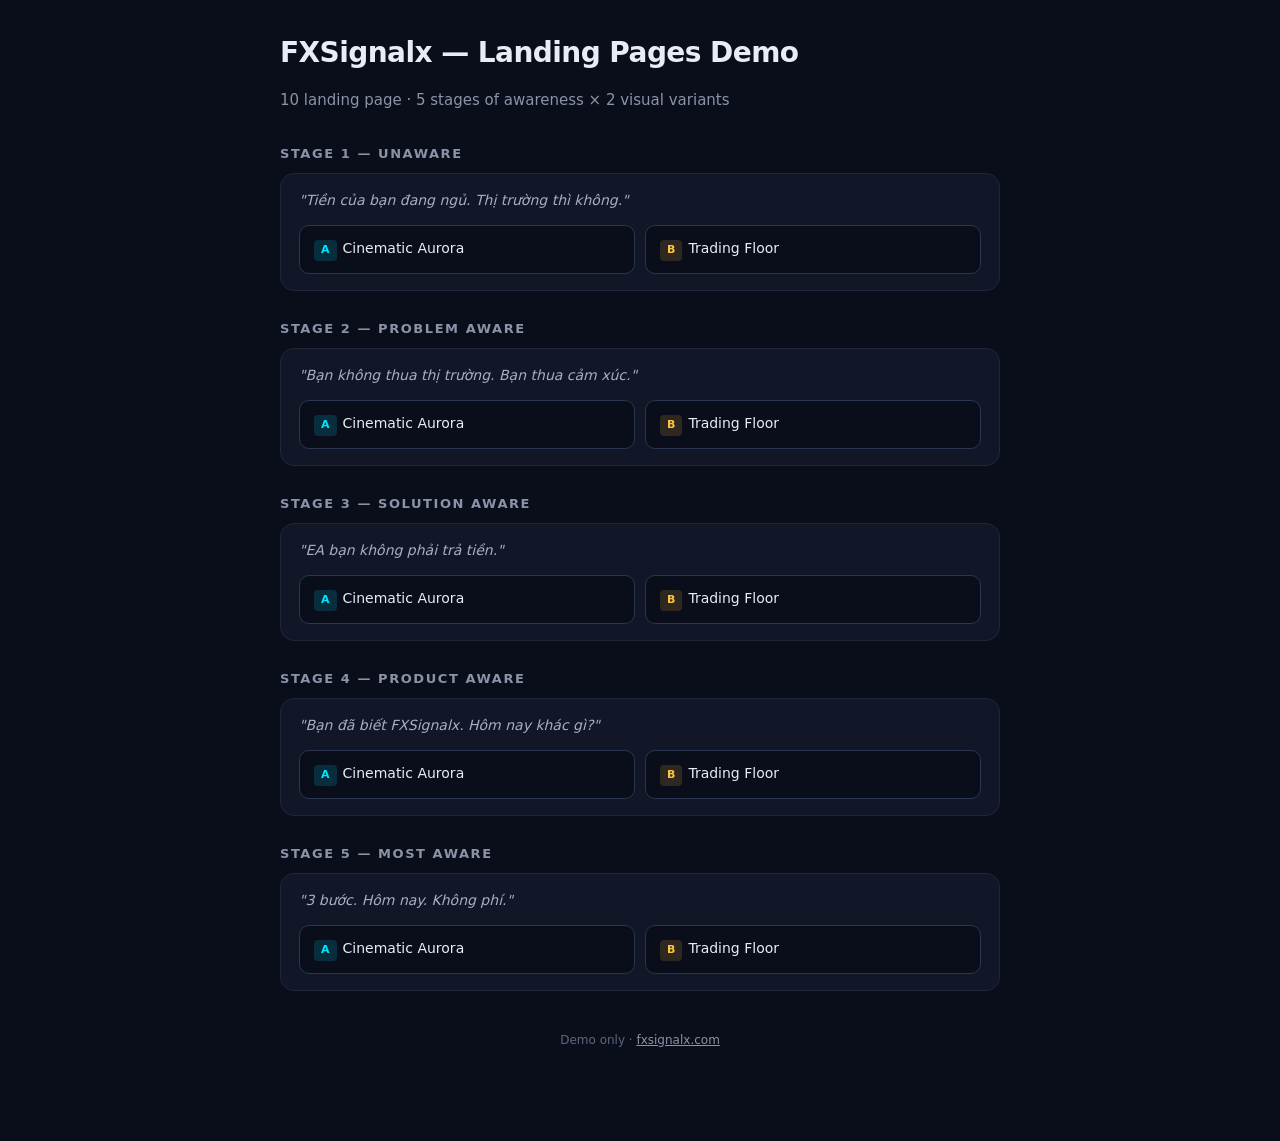
<file: index.html>
<!DOCTYPE html>
<html lang="vi">
<head>
  <meta charset="UTF-8">
  <meta name="viewport" content="width=device-width, initial-scale=1.0">
  <title>FXSignalx — Landing Pages Demo</title>
  <style>
    :root { color-scheme: dark; }
    * { box-sizing: border-box; }
    body {
      margin: 0;
      padding: 24px 20px 80px;
      font-family: -apple-system, BlinkMacSystemFont, "Inter", system-ui, sans-serif;
      background: #0A0E1A;
      color: #E8ECF4;
      line-height: 1.5;
    }
    .wrap { max-width: 720px; margin: 0 auto; }
    h1 {
      font-size: 28px;
      margin: 8px 0 4px;
      letter-spacing: -0.02em;
    }
    .sub {
      color: #8A93A8;
      font-size: 15px;
      margin-bottom: 32px;
    }
    h2 {
      font-size: 13px;
      text-transform: uppercase;
      letter-spacing: 0.12em;
      color: #8A93A8;
      margin: 28px 0 10px;
      font-weight: 600;
    }
    .stage {
      background: #121728;
      border: 1px solid #1F2638;
      border-radius: 14px;
      padding: 16px 18px;
      margin-bottom: 14px;
    }
    .stage-title {
      font-size: 17px;
      font-weight: 600;
      margin: 0 0 4px;
    }
    .stage-idea {
      font-size: 14px;
      color: #A6AFC4;
      margin: 0 0 14px;
      font-style: italic;
    }
    .variants {
      display: grid;
      grid-template-columns: 1fr 1fr;
      gap: 10px;
    }
    a.variant {
      display: block;
      padding: 12px 14px;
      background: #0A0E1A;
      border: 1px solid #2A3550;
      border-radius: 10px;
      color: #E8ECF4;
      text-decoration: none;
      font-size: 14px;
      transition: border-color 0.15s;
    }
    a.variant:active { border-color: #00E5FF; }
    .badge {
      display: inline-block;
      font-size: 11px;
      padding: 2px 7px;
      border-radius: 4px;
      margin-right: 6px;
      font-weight: 600;
    }
    .badge-a { background: rgba(0, 229, 255, 0.15); color: #00E5FF; }
    .badge-b { background: rgba(255, 197, 66, 0.15); color: #FFC542; }
    .footer {
      margin-top: 40px;
      font-size: 12px;
      color: #5C667D;
      text-align: center;
    }
    .footer a { color: #8A93A8; }
  </style>
</head>
<body>
  <div class="wrap">
    <h1>FXSignalx — Landing Pages Demo</h1>
    <p class="sub">10 landing page · 5 stages of awareness × 2 visual variants</p>

    <h2>Stage 1 — Unaware</h2>
    <div class="stage">
      <p class="stage-idea">"Tiền của bạn đang ngủ. Thị trường thì không."</p>
      <div class="variants">
        <a class="variant" href="stage-1-unaware/variant-a.html"><span class="badge badge-a">A</span>Cinematic Aurora</a>
        <a class="variant" href="stage-1-unaware/variant-b.html"><span class="badge badge-b">B</span>Trading Floor</a>
      </div>
    </div>

    <h2>Stage 2 — Problem Aware</h2>
    <div class="stage">
      <p class="stage-idea">"Bạn không thua thị trường. Bạn thua cảm xúc."</p>
      <div class="variants">
        <a class="variant" href="stage-2-problem-aware/variant-a.html"><span class="badge badge-a">A</span>Cinematic Aurora</a>
        <a class="variant" href="stage-2-problem-aware/variant-b.html"><span class="badge badge-b">B</span>Trading Floor</a>
      </div>
    </div>

    <h2>Stage 3 — Solution Aware</h2>
    <div class="stage">
      <p class="stage-idea">"EA bạn không phải trả tiền."</p>
      <div class="variants">
        <a class="variant" href="stage-3-solution-aware/variant-a.html"><span class="badge badge-a">A</span>Cinematic Aurora</a>
        <a class="variant" href="stage-3-solution-aware/variant-b.html"><span class="badge badge-b">B</span>Trading Floor</a>
      </div>
    </div>

    <h2>Stage 4 — Product Aware</h2>
    <div class="stage">
      <p class="stage-idea">"Bạn đã biết FXSignalx. Hôm nay khác gì?"</p>
      <div class="variants">
        <a class="variant" href="stage-4-product-aware/variant-a.html"><span class="badge badge-a">A</span>Cinematic Aurora</a>
        <a class="variant" href="stage-4-product-aware/variant-b.html"><span class="badge badge-b">B</span>Trading Floor</a>
      </div>
    </div>

    <h2>Stage 5 — Most Aware</h2>
    <div class="stage">
      <p class="stage-idea">"3 bước. Hôm nay. Không phí."</p>
      <div class="variants">
        <a class="variant" href="stage-5-most-aware/variant-a.html"><span class="badge badge-a">A</span>Cinematic Aurora</a>
        <a class="variant" href="stage-5-most-aware/variant-b.html"><span class="badge badge-b">B</span>Trading Floor</a>
      </div>
    </div>

    <p class="footer">
      Demo only · <a href="https://fxsignalx.com">fxsignalx.com</a>
    </p>
  </div>
</body>
</html>
</file>
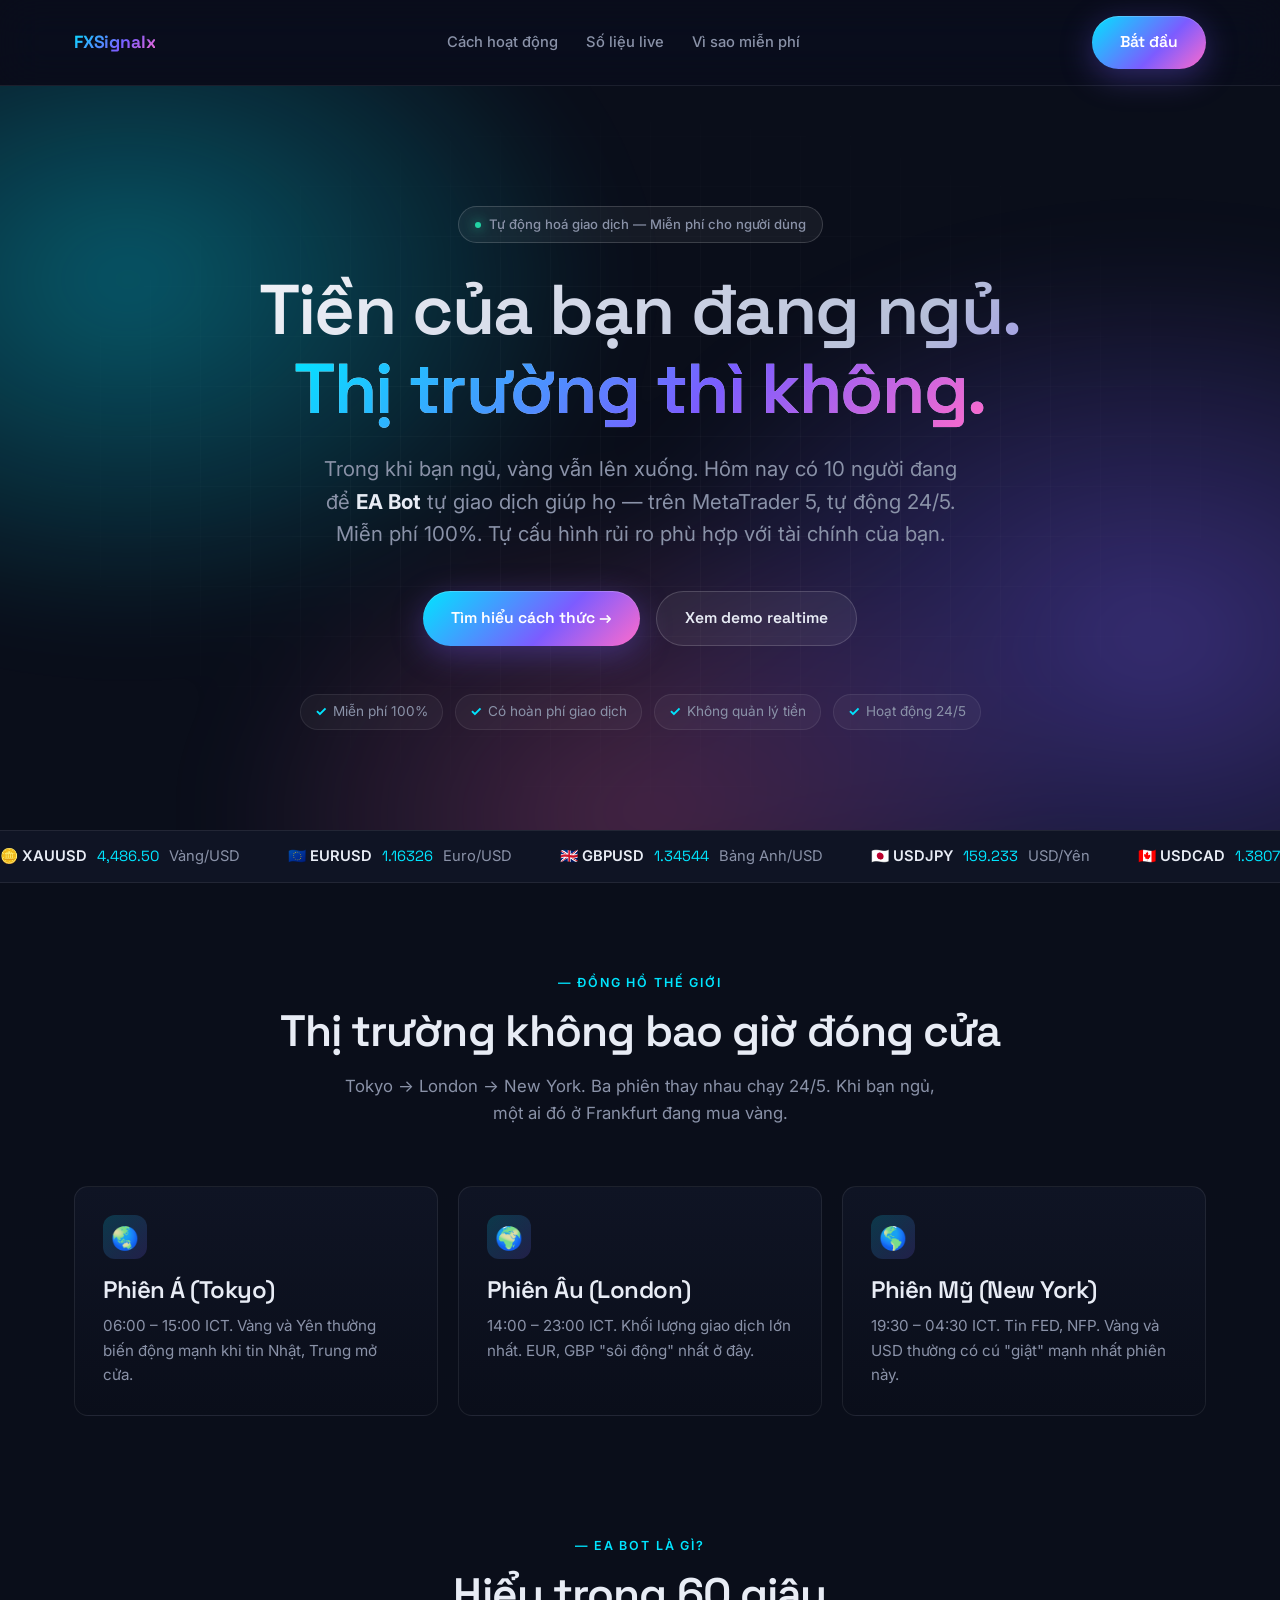
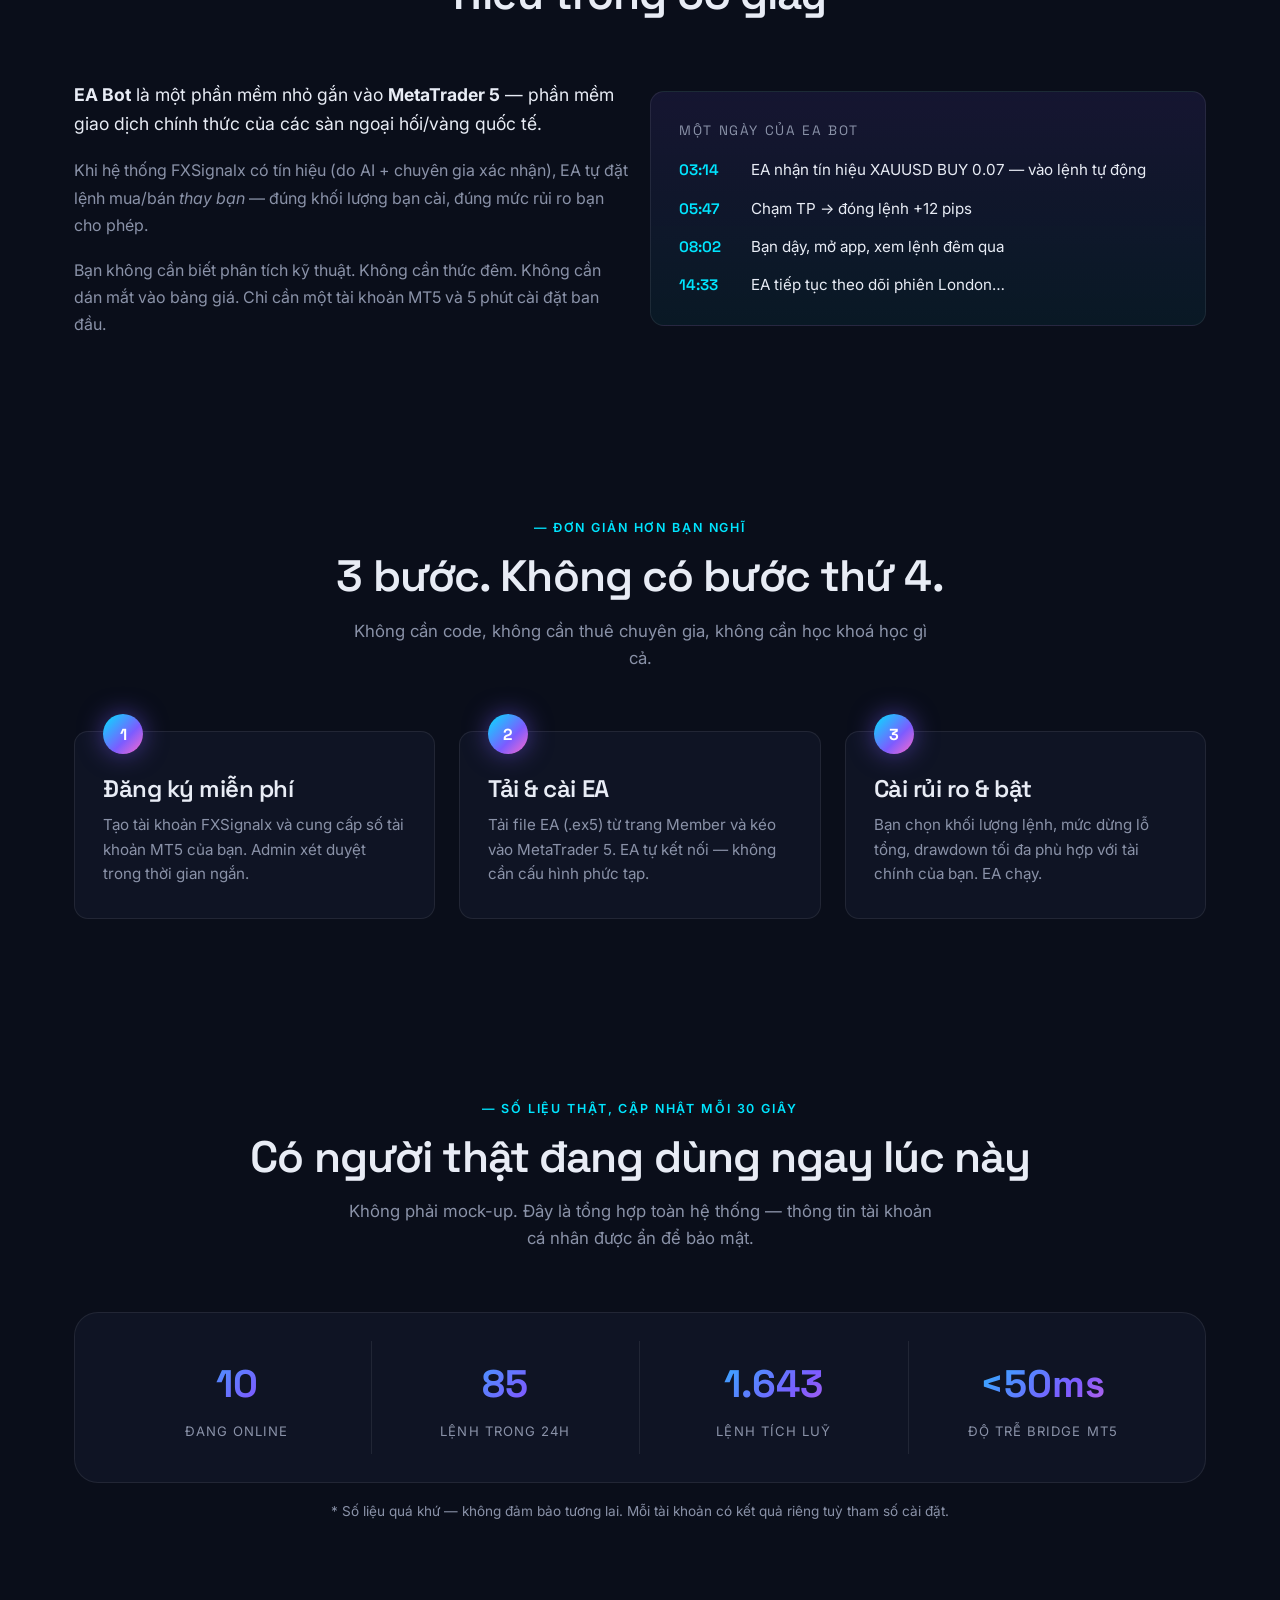
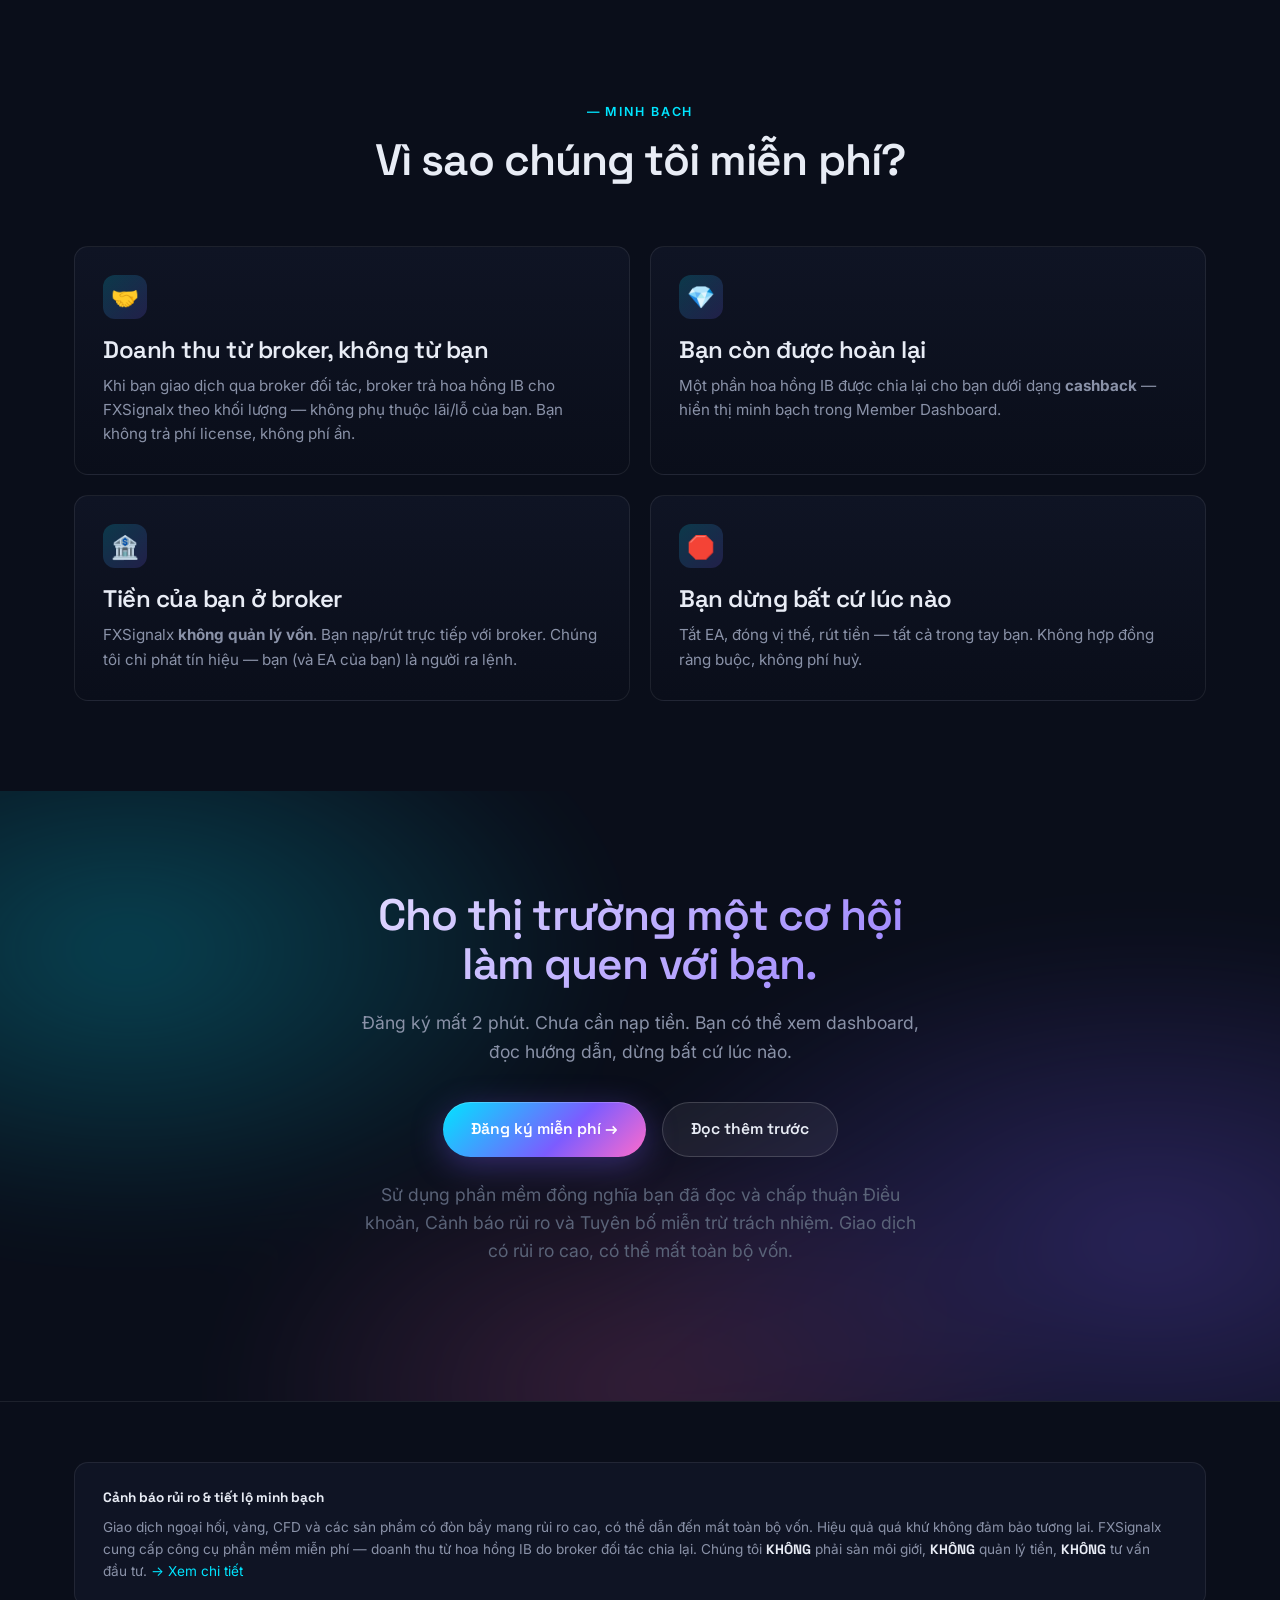
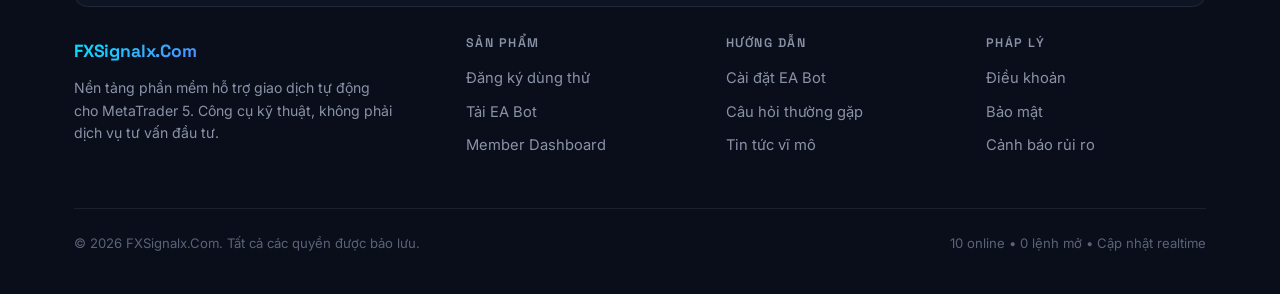
<file: stage-1-unaware/variant-a.html>
<!DOCTYPE html>
<html lang="vi">
<head>
<meta charset="UTF-8">
<meta name="viewport" content="width=device-width, initial-scale=1.0">
<title>Tiền của bạn đang ngủ. Thị trường thì không. — FXSignalx</title>
<meta name="description" content="EA Bot miễn phí cho MetaTrader 5. Tự động giao dịch 24/5 — bạn không cần thức đêm, không cần biết kỹ thuật.">
<link rel="stylesheet" href="../shared/style-variant-a.css">
</head>
<body>

<!-- ===================== NAV ===================== -->
<header class="nav">
  <div class="nav-inner">
    <a href="#" class="logo">FXSignalx</a>
    <nav class="nav-links">
      <a href="#how">Cách hoạt động</a>
      <a href="#proof">Số liệu live</a>
      <a href="#why-free">Vì sao miễn phí</a>
    </nav>
    <!-- CTA: thay link đăng ký thực tế khi deploy -->
    <a href="https://fxsignalx.com/dang-ky" class="btn btn-primary">Bắt đầu</a>
  </div>
</header>

<!-- ===================== HERO ===================== -->
<section class="hero">
  <div class="aurora"></div>
  <div class="grid-bg"></div>
  <div class="container">
    <div class="eyebrow">Tự động hoá giao dịch — Miễn phí cho người dùng</div>
    <h1>Tiền của bạn đang ngủ.<br><span class="grad">Thị trường thì không.</span></h1>
    <p class="lead">
      Trong khi bạn ngủ, vàng vẫn lên xuống. Hôm nay có 10 người đang để
      <strong style="color:var(--fg)">EA Bot</strong> tự giao dịch giúp họ — trên MetaTrader 5, tự động 24/5.
      Miễn phí 100%. Tự cấu hình rủi ro phù hợp với tài chính của bạn.
    </p>
    <div class="hero-cta">
      <a href="#how" class="btn btn-primary">Tìm hiểu cách thức →</a>
      <a href="#proof" class="btn btn-secondary">Xem demo realtime</a>
    </div>
    <div class="hero-badges">
      <span>Miễn phí 100%</span>
      <span>Có hoàn phí giao dịch</span>
      <span>Không quản lý tiền</span>
      <span>Hoạt động 24/5</span>
    </div>
  </div>
</section>

<!-- ===================== TICKER ===================== -->
<div class="ticker">
  <div class="ticker-track">
    <span class="ticker-item"><span class="sym">🪙 XAUUSD</span> <span class="price">4,486.50</span> Vàng/USD</span>
    <span class="ticker-item"><span class="sym">🇪🇺 EURUSD</span> <span class="price">1.16326</span> Euro/USD</span>
    <span class="ticker-item"><span class="sym">🇬🇧 GBPUSD</span> <span class="price">1.34544</span> Bảng Anh/USD</span>
    <span class="ticker-item"><span class="sym">🇯🇵 USDJPY</span> <span class="price">159.233</span> USD/Yên</span>
    <span class="ticker-item"><span class="sym">🇨🇦 USDCAD</span> <span class="price">1.38078</span> USD/CAD</span>
    <span class="ticker-item"><span class="sym">🇦🇺 AUDUSD</span> <span class="price">0.71687</span> AUD/USD</span>
    <span class="ticker-item"><span class="sym">🇨🇭 USDCHF</span> <span class="price">0.78543</span> USD/CHF</span>
    <span class="ticker-item"><span class="sym">🇳🇿 NZDUSD</span> <span class="price">0.58407</span> NZD/USD</span>
    <!-- Duplicate for seamless loop -->
    <span class="ticker-item"><span class="sym">🪙 XAUUSD</span> <span class="price">4,486.50</span> Vàng/USD</span>
    <span class="ticker-item"><span class="sym">🇪🇺 EURUSD</span> <span class="price">1.16326</span> Euro/USD</span>
    <span class="ticker-item"><span class="sym">🇬🇧 GBPUSD</span> <span class="price">1.34544</span> Bảng Anh/USD</span>
    <span class="ticker-item"><span class="sym">🇯🇵 USDJPY</span> <span class="price">159.233</span> USD/Yên</span>
    <span class="ticker-item"><span class="sym">🇨🇦 USDCAD</span> <span class="price">1.38078</span> USD/CAD</span>
    <span class="ticker-item"><span class="sym">🇦🇺 AUDUSD</span> <span class="price">0.71687</span> AUD/USD</span>
    <span class="ticker-item"><span class="sym">🇨🇭 USDCHF</span> <span class="price">0.78543</span> USD/CHF</span>
    <span class="ticker-item"><span class="sym">🇳🇿 NZDUSD</span> <span class="price">0.58407</span> NZD/USD</span>
  </div>
</div>

<!-- ===================== WORLD CLOCK ===================== -->
<section class="section">
  <div class="container">
    <div class="section-head">
      <div class="label">— Đồng hồ thế giới</div>
      <h2>Thị trường không bao giờ đóng cửa</h2>
      <p>Tokyo → London → New York. Ba phiên thay nhau chạy 24/5. Khi bạn ngủ, một ai đó ở Frankfurt đang mua vàng.</p>
    </div>
    <div class="grid grid-3">
      <div class="card">
        <div class="icon">🌏</div>
        <h3>Phiên Á (Tokyo)</h3>
        <p>06:00 – 15:00 ICT. Vàng và Yên thường biến động mạnh khi tin Nhật, Trung mở cửa.</p>
      </div>
      <div class="card">
        <div class="icon">🌍</div>
        <h3>Phiên Âu (London)</h3>
        <p>14:00 – 23:00 ICT. Khối lượng giao dịch lớn nhất. EUR, GBP "sôi động" nhất ở đây.</p>
      </div>
      <div class="card">
        <div class="icon">🌎</div>
        <h3>Phiên Mỹ (New York)</h3>
        <p>19:30 – 04:30 ICT. Tin FED, NFP. Vàng và USD thường có cú "giật" mạnh nhất phiên này.</p>
      </div>
    </div>
  </div>
</section>

<!-- ===================== WHAT IS EA ===================== -->
<section class="section" id="how" style="padding-top: 30px;">
  <div class="container">
    <div class="section-head">
      <div class="label">— EA Bot là gì?</div>
      <h2>Hiểu trong 60 giây</h2>
    </div>
    <div class="grid grid-2" style="align-items: center;">
      <div>
        <p style="color: var(--fg); font-size: 1.1rem; line-height: 1.7; margin-bottom: 18px;">
          <strong>EA Bot</strong> là một phần mềm nhỏ gắn vào <strong>MetaTrader 5</strong> —
          phần mềm giao dịch chính thức của các sàn ngoại hối/vàng quốc tế.
        </p>
        <p style="line-height: 1.7; margin-bottom: 18px;">
          Khi hệ thống FXSignalx có tín hiệu (do AI + chuyên gia xác nhận), EA tự đặt lệnh
          mua/bán <em>thay bạn</em> — đúng khối lượng bạn cài, đúng mức rủi ro bạn cho phép.
        </p>
        <p style="line-height: 1.7;">
          Bạn không cần biết phân tích kỹ thuật. Không cần thức đêm. Không cần dán mắt vào bảng giá.
          Chỉ cần một tài khoản MT5 và 5 phút cài đặt ban đầu.
        </p>
      </div>
      <div class="card" style="background: linear-gradient(180deg, rgba(124,92,255,0.1), rgba(0,229,255,0.05));">
        <div style="font-family: 'Space Grotesk', sans-serif; font-size: 0.85rem; color: var(--fg-muted); text-transform: uppercase; letter-spacing: 0.12em; margin-bottom: 16px;">Một ngày của EA Bot</div>
        <div style="display: flex; flex-direction: column; gap: 14px; font-size: 0.95rem;">
          <div style="display: flex; gap: 12px; align-items: start;"><span style="color: var(--cyan); font-family: 'Space Grotesk'; font-weight: 600; min-width: 60px;">03:14</span><span>EA nhận tín hiệu XAUUSD BUY 0.07 — vào lệnh tự động</span></div>
          <div style="display: flex; gap: 12px; align-items: start;"><span style="color: var(--cyan); font-family: 'Space Grotesk'; font-weight: 600; min-width: 60px;">05:47</span><span>Chạm TP → đóng lệnh +12 pips</span></div>
          <div style="display: flex; gap: 12px; align-items: start;"><span style="color: var(--cyan); font-family: 'Space Grotesk'; font-weight: 600; min-width: 60px;">08:02</span><span>Bạn dậy, mở app, xem lệnh đêm qua</span></div>
          <div style="display: flex; gap: 12px; align-items: start;"><span style="color: var(--cyan); font-family: 'Space Grotesk'; font-weight: 600; min-width: 60px;">14:33</span><span>EA tiếp tục theo dõi phiên London…</span></div>
        </div>
      </div>
    </div>
  </div>
</section>

<!-- ===================== 3 STEPS ===================== -->
<section class="section">
  <div class="container">
    <div class="section-head">
      <div class="label">— Đơn giản hơn bạn nghĩ</div>
      <h2>3 bước. Không có bước thứ 4.</h2>
      <p>Không cần code, không cần thuê chuyên gia, không cần học khoá học gì cả.</p>
    </div>
    <div class="steps">
      <div class="step">
        <div class="step-num">1</div>
        <h3>Đăng ký miễn phí</h3>
        <p>Tạo tài khoản FXSignalx và cung cấp số tài khoản MT5 của bạn. Admin xét duyệt trong thời gian ngắn.</p>
      </div>
      <div class="step">
        <div class="step-num">2</div>
        <h3>Tải & cài EA</h3>
        <p>Tải file EA (.ex5) từ trang Member và kéo vào MetaTrader 5. EA tự kết nối — không cần cấu hình phức tạp.</p>
      </div>
      <div class="step">
        <div class="step-num">3</div>
        <h3>Cài rủi ro & bật</h3>
        <p>Bạn chọn khối lượng lệnh, mức dừng lỗ tổng, drawdown tối đa phù hợp với tài chính của bạn. EA chạy.</p>
      </div>
    </div>
  </div>
</section>

<!-- ===================== LIVE PROOF ===================== -->
<section class="section" id="proof">
  <div class="container">
    <div class="section-head">
      <div class="label">— Số liệu thật, cập nhật mỗi 30 giây</div>
      <h2>Có người thật đang dùng <span class="grad">ngay lúc này</span></h2>
      <p>Không phải mock-up. Đây là tổng hợp toàn hệ thống — thông tin tài khoản cá nhân được ẩn để bảo mật.</p>
    </div>
    <div class="stats">
      <div class="stat">
        <div class="stat-num">10</div>
        <div class="stat-label">Đang online</div>
      </div>
      <div class="stat">
        <div class="stat-num">85</div>
        <div class="stat-label">Lệnh trong 24h</div>
      </div>
      <div class="stat">
        <div class="stat-num">1.643</div>
        <div class="stat-label">Lệnh tích luỹ</div>
      </div>
      <div class="stat">
        <div class="stat-num">&lt;50ms</div>
        <div class="stat-label">Độ trễ Bridge MT5</div>
      </div>
    </div>
    <p class="muted" style="text-align: center; font-size: 0.85rem; margin-top: 18px;">* Số liệu quá khứ — không đảm bảo tương lai. Mỗi tài khoản có kết quả riêng tuỳ tham số cài đặt.</p>
  </div>
</section>

<!-- ===================== WHY FREE ===================== -->
<section class="section" id="why-free">
  <div class="container">
    <div class="section-head">
      <div class="label">— Minh bạch</div>
      <h2>Vì sao chúng tôi miễn phí?</h2>
    </div>
    <div class="grid grid-2" style="align-items: stretch;">
      <div class="card">
        <div class="icon">🤝</div>
        <h3>Doanh thu từ broker, không từ bạn</h3>
        <p>Khi bạn giao dịch qua broker đối tác, broker trả hoa hồng IB cho FXSignalx theo khối lượng — không phụ thuộc lãi/lỗ của bạn. Bạn không trả phí license, không phí ẩn.</p>
      </div>
      <div class="card">
        <div class="icon">💎</div>
        <h3>Bạn còn được hoàn lại</h3>
        <p>Một phần hoa hồng IB được chia lại cho bạn dưới dạng <strong>cashback</strong> — hiển thị minh bạch trong Member Dashboard.</p>
      </div>
      <div class="card">
        <div class="icon">🏦</div>
        <h3>Tiền của bạn ở broker</h3>
        <p>FXSignalx <strong>không quản lý vốn</strong>. Bạn nạp/rút trực tiếp với broker. Chúng tôi chỉ phát tín hiệu — bạn (và EA của bạn) là người ra lệnh.</p>
      </div>
      <div class="card">
        <div class="icon">🛑</div>
        <h3>Bạn dừng bất cứ lúc nào</h3>
        <p>Tắt EA, đóng vị thế, rút tiền — tất cả trong tay bạn. Không hợp đồng ràng buộc, không phí huỷ.</p>
      </div>
    </div>
  </div>
</section>

<!-- ===================== CTA ===================== -->
<section class="cta-section">
  <div class="aurora"></div>
  <div class="container" style="position: relative; z-index: 1;">
    <h2>Cho thị trường một cơ hội<br>làm quen với bạn.</h2>
    <p>Đăng ký mất 2 phút. Chưa cần nạp tiền. Bạn có thể xem dashboard, đọc hướng dẫn, dừng bất cứ lúc nào.</p>
    <div class="hero-cta">
      <!-- CTA: thay link đăng ký thực tế khi deploy -->
      <a href="https://fxsignalx.com/dang-ky" class="btn btn-primary">Đăng ký miễn phí →</a>
      <a href="https://fxsignalx.com/cach-hoat-dong" class="btn btn-secondary">Đọc thêm trước</a>
    </div>
    <p class="cta-disclaimer">
      Sử dụng phần mềm đồng nghĩa bạn đã đọc và chấp thuận Điều khoản, Cảnh báo rủi ro và Tuyên bố miễn trừ trách nhiệm.
      Giao dịch có rủi ro cao, có thể mất toàn bộ vốn.
    </p>
  </div>
</section>

<!-- ===================== FOOTER ===================== -->
<footer class="footer">
  <div class="container">
    <div class="footer-risk">
      <strong>Cảnh báo rủi ro & tiết lộ minh bạch</strong>
      Giao dịch ngoại hối, vàng, CFD và các sản phẩm có đòn bẩy mang rủi ro cao, có thể dẫn đến mất toàn bộ vốn.
      Hiệu quả quá khứ không đảm bảo tương lai. FXSignalx cung cấp công cụ phần mềm miễn phí — doanh thu từ hoa hồng IB
      do broker đối tác chia lại. Chúng tôi <strong style="display:inline;">KHÔNG</strong> phải sàn môi giới,
      <strong style="display:inline;">KHÔNG</strong> quản lý tiền, <strong style="display:inline;">KHÔNG</strong> tư vấn đầu tư.
      <a href="https://fxsignalx.com/canh-bao-rui-ro">→ Xem chi tiết</a>
    </div>
    <div class="footer-grid">
      <div class="footer-brand">
        <div class="logo">FXSignalx.Com</div>
        <p>Nền tảng phần mềm hỗ trợ giao dịch tự động cho MetaTrader 5. Công cụ kỹ thuật, không phải dịch vụ tư vấn đầu tư.</p>
      </div>
      <div class="footer-col">
        <h4>Sản phẩm</h4>
        <a href="https://fxsignalx.com/dang-ky">Đăng ký dùng thử</a>
        <a href="https://fxsignalx.com/ea-bot">Tải EA Bot</a>
        <a href="https://fxsignalx.com/member">Member Dashboard</a>
      </div>
      <div class="footer-col">
        <h4>Hướng dẫn</h4>
        <a href="https://fxsignalx.com/cai-dat">Cài đặt EA Bot</a>
        <a href="https://fxsignalx.com/faq">Câu hỏi thường gặp</a>
        <a href="https://fxsignalx.com/tin-tuc">Tin tức vĩ mô</a>
      </div>
      <div class="footer-col">
        <h4>Pháp lý</h4>
        <a href="https://fxsignalx.com/dieu-khoan">Điều khoản</a>
        <a href="https://fxsignalx.com/bao-mat">Bảo mật</a>
        <a href="https://fxsignalx.com/canh-bao-rui-ro">Cảnh báo rủi ro</a>
      </div>
    </div>
    <div class="footer-bottom">
      <span>© 2026 FXSignalx.Com. Tất cả các quyền được bảo lưu.</span>
      <span>10 online • 0 lệnh mở • Cập nhật realtime</span>
    </div>
  </div>
</footer>

</body>
</html>
</file>
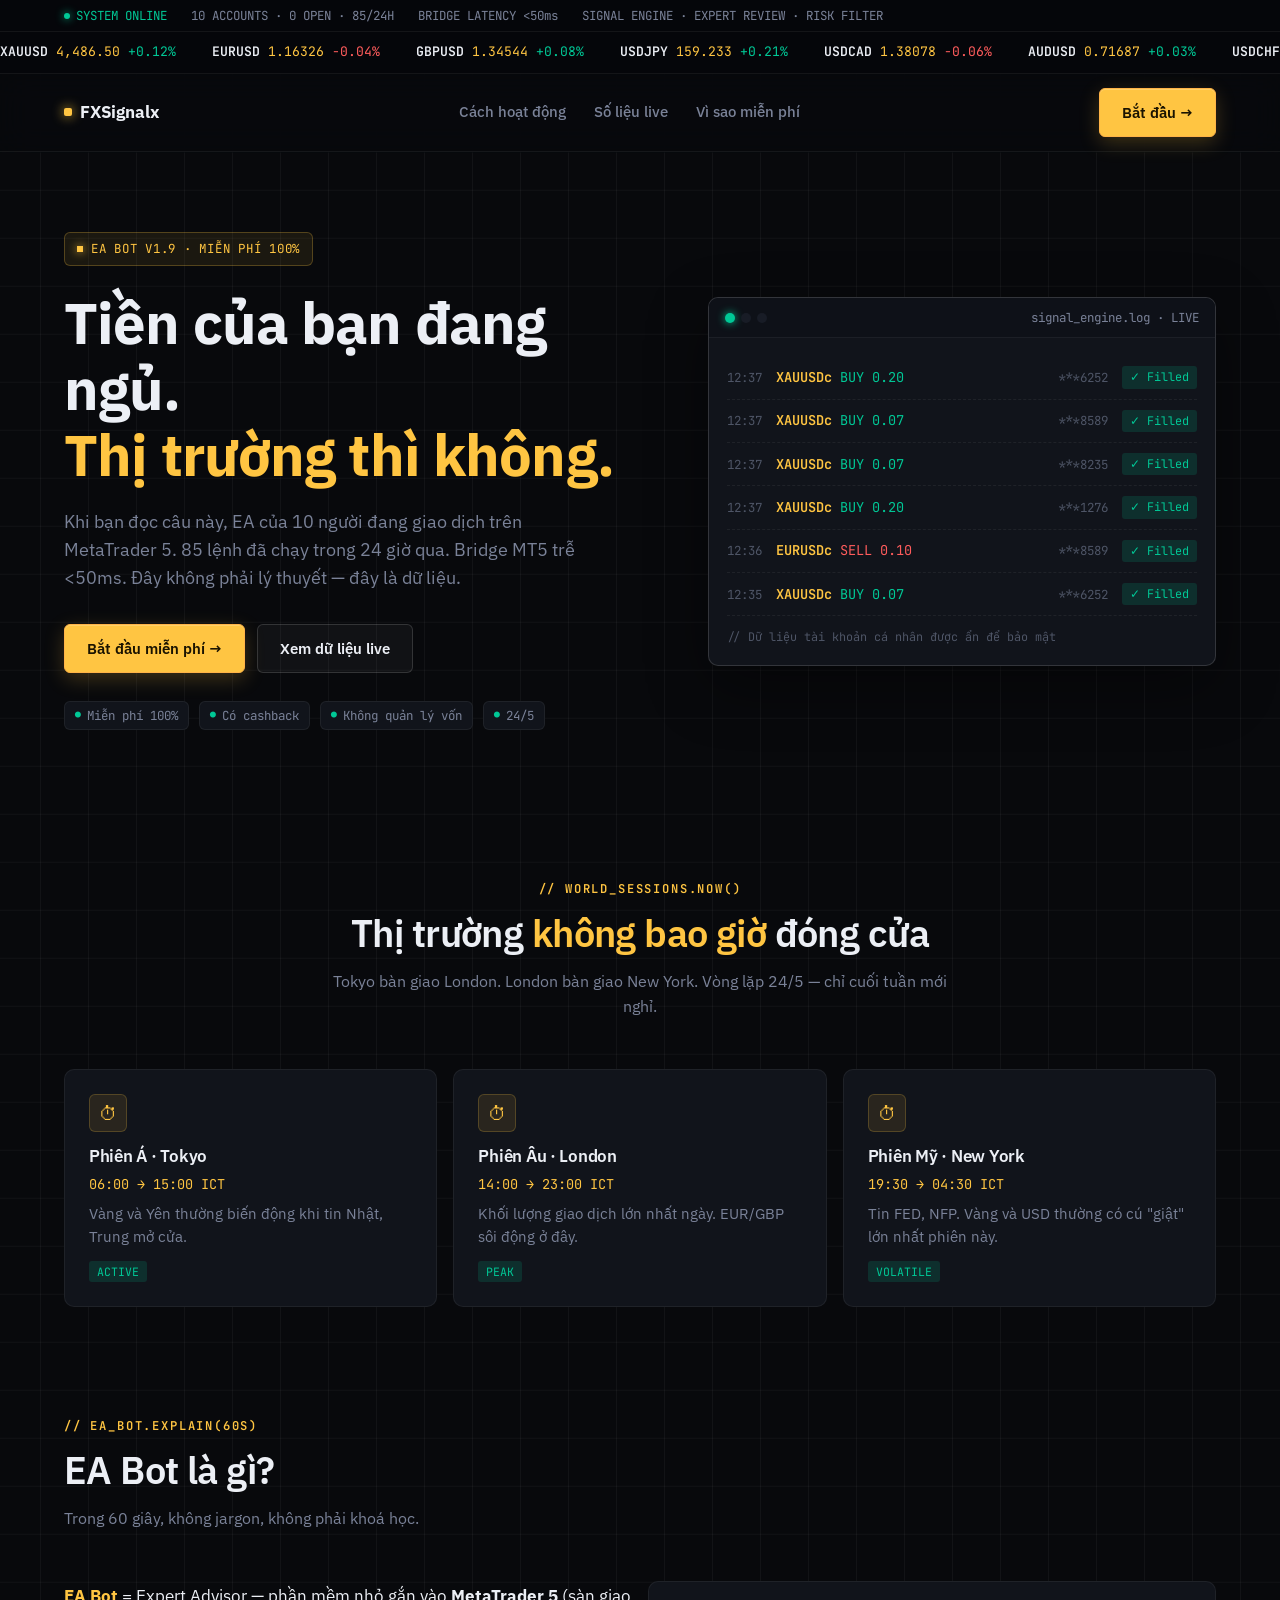
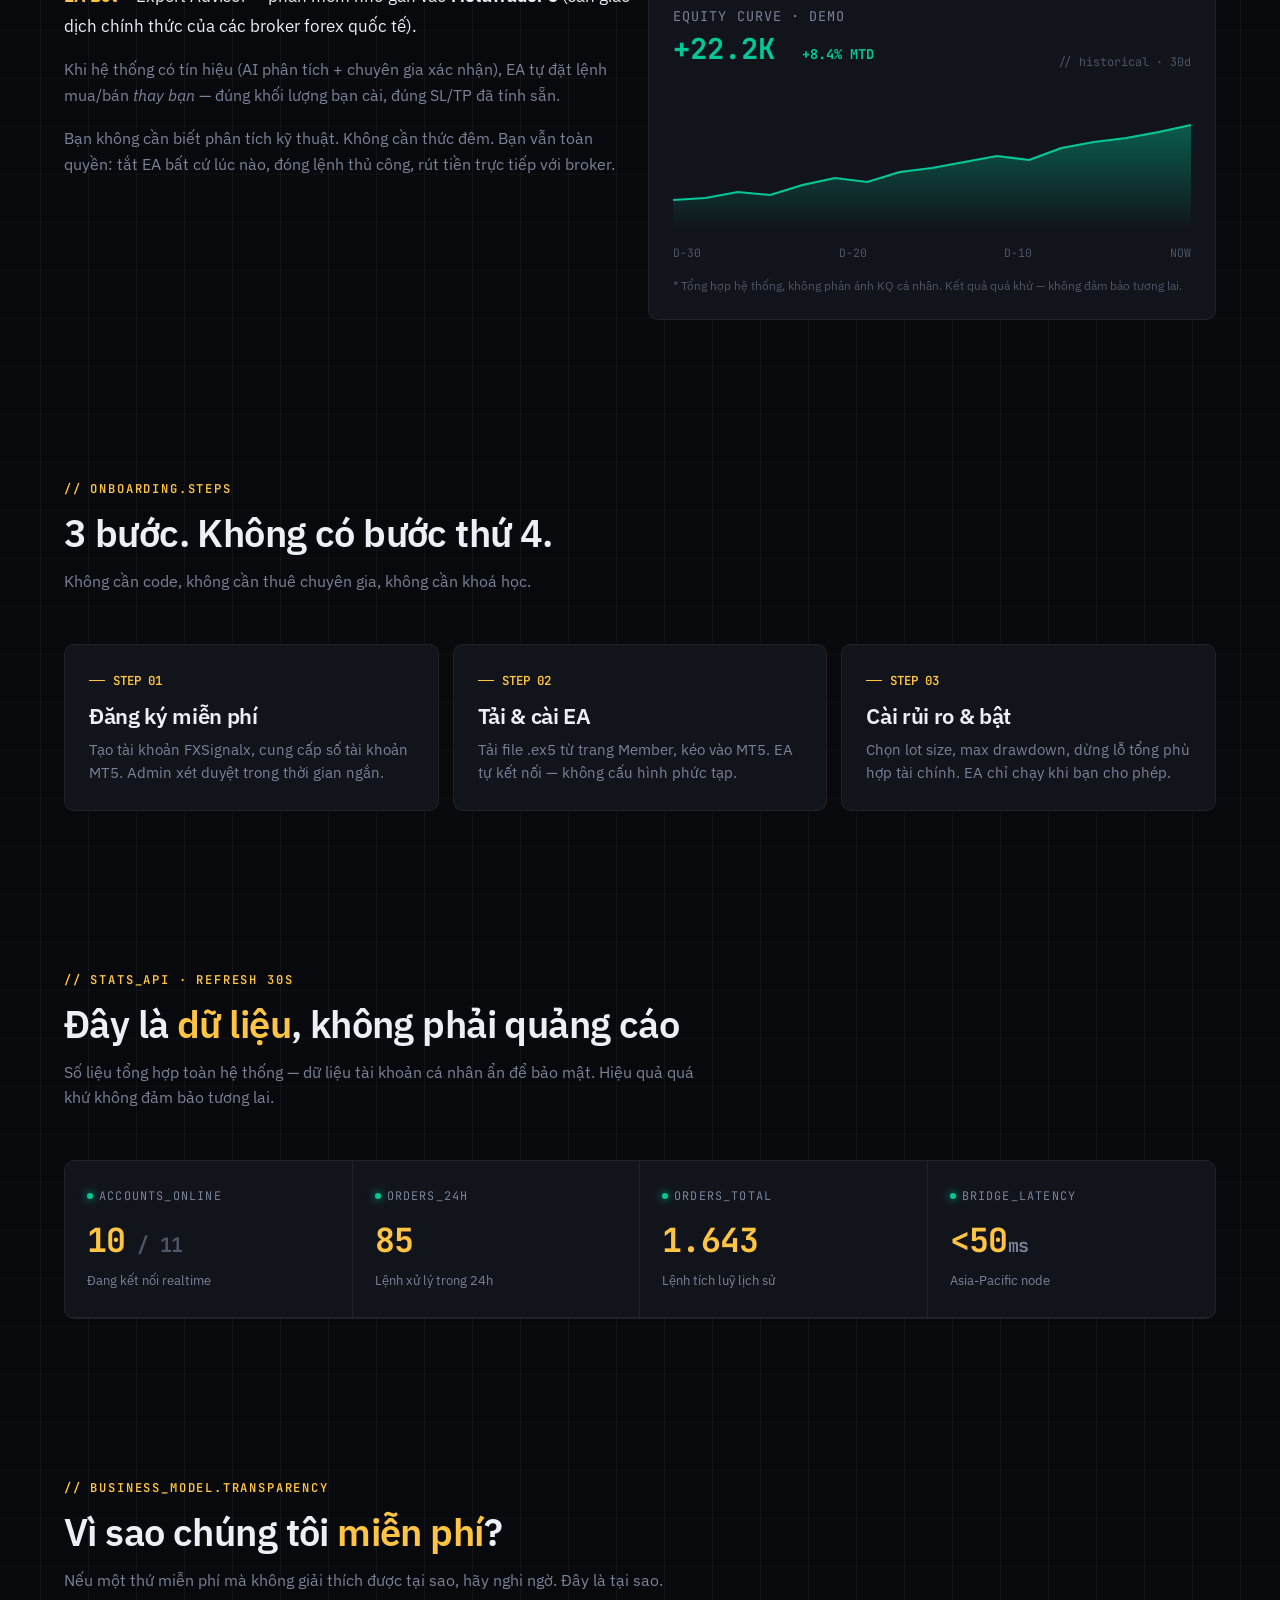
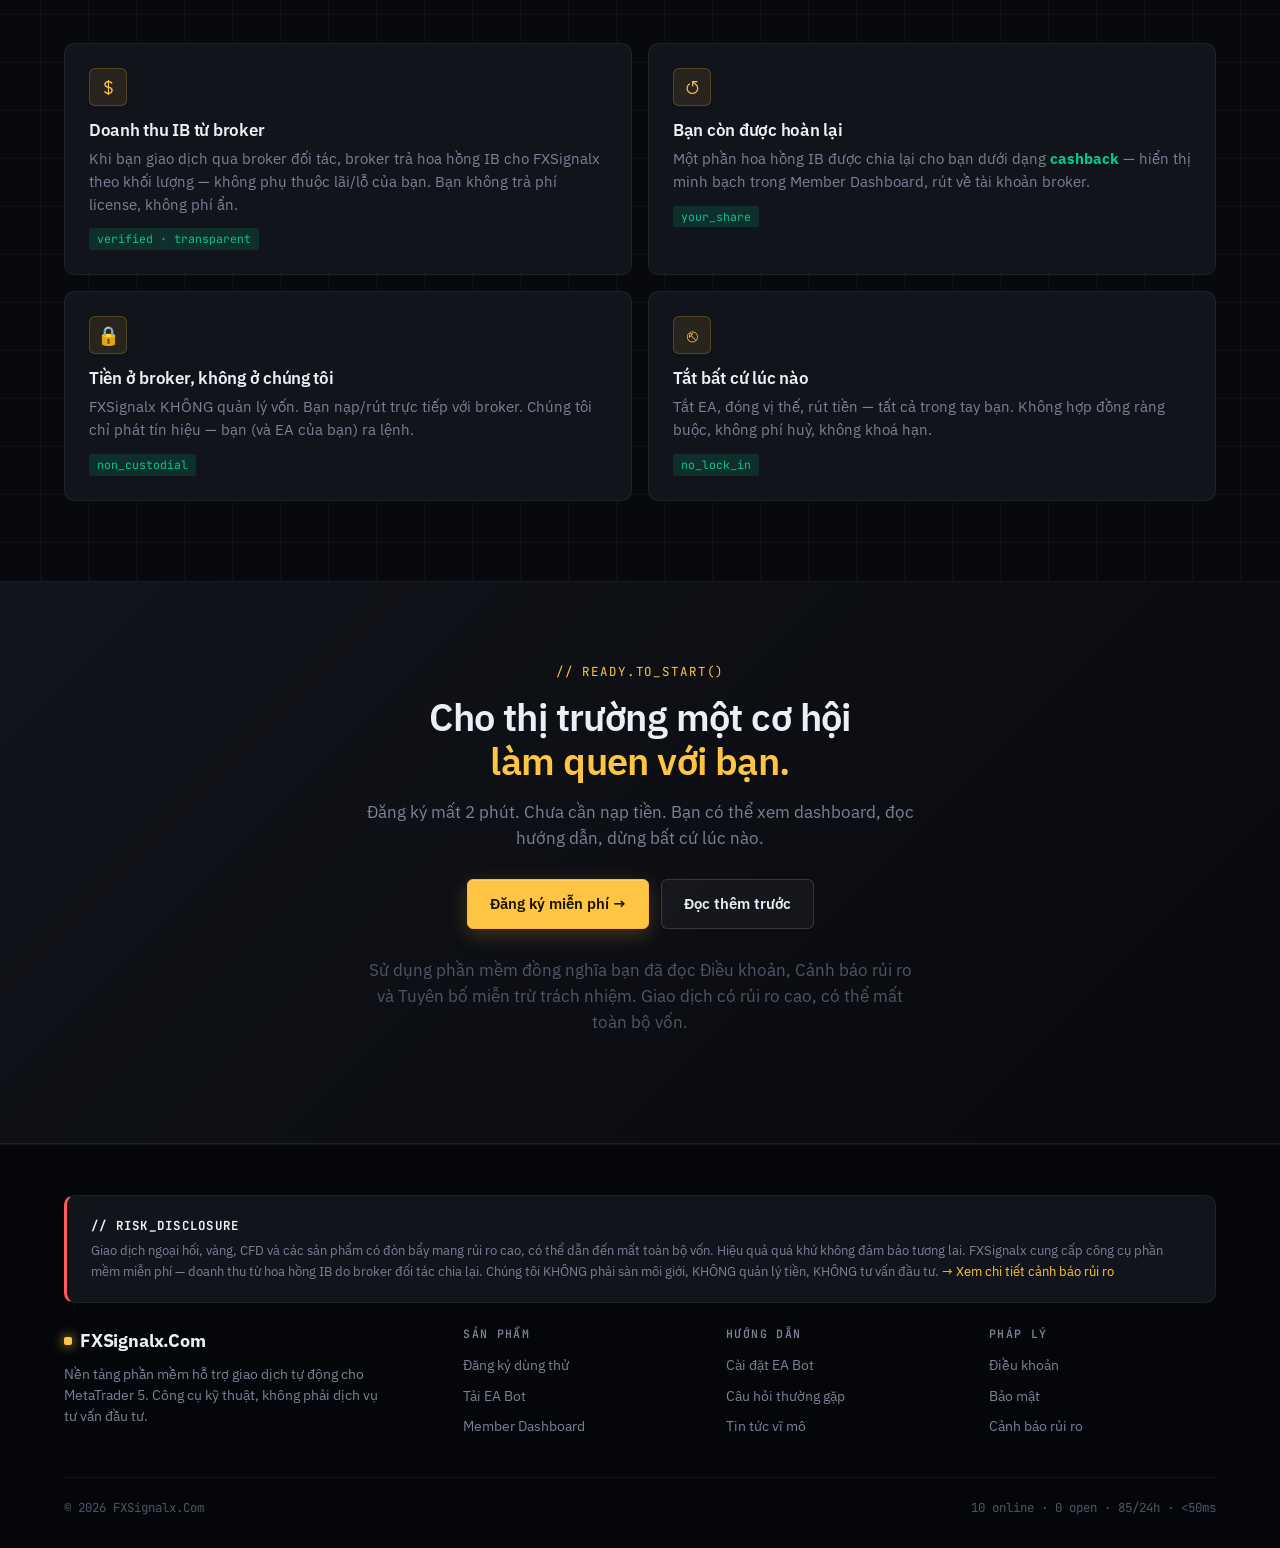
<file: stage-1-unaware/variant-b.html>
<!DOCTYPE html>
<html lang="vi">
<head>
<meta charset="UTF-8">
<meta name="viewport" content="width=device-width, initial-scale=1.0">
<title>Tiền của bạn đang ngủ. Thị trường thì không. — FXSignalx</title>
<meta name="description" content="EA Bot miễn phí cho MetaTrader 5. Tự động giao dịch 24/5 — thị trường đang chạy ngay lúc này.">
<link rel="stylesheet" href="../shared/style-variant-b.css">
</head>
<body>

<!-- ===================== STATUS BAR ===================== -->
<div class="status-bar">
  <div class="status-inner">
    <span class="status-item online"><span class="dot"></span> SYSTEM ONLINE</span>
    <span class="status-item">10 ACCOUNTS · 0 OPEN · 85/24H</span>
    <span class="status-item">BRIDGE LATENCY &lt;50ms</span>
    <span class="status-item">SIGNAL ENGINE · EXPERT REVIEW · RISK FILTER</span>
  </div>
</div>

<!-- ===================== TICKER ===================== -->
<div class="ticker">
  <div class="ticker-track">
    <span class="ticker-item"><span class="sym">XAUUSD</span> <span class="price">4,486.50</span> <span class="chg up">+0.12%</span></span>
    <span class="ticker-item"><span class="sym">EURUSD</span> <span class="price">1.16326</span> <span class="chg down">−0.04%</span></span>
    <span class="ticker-item"><span class="sym">GBPUSD</span> <span class="price">1.34544</span> <span class="chg up">+0.08%</span></span>
    <span class="ticker-item"><span class="sym">USDJPY</span> <span class="price">159.233</span> <span class="chg up">+0.21%</span></span>
    <span class="ticker-item"><span class="sym">USDCAD</span> <span class="price">1.38078</span> <span class="chg down">−0.06%</span></span>
    <span class="ticker-item"><span class="sym">AUDUSD</span> <span class="price">0.71687</span> <span class="chg up">+0.03%</span></span>
    <span class="ticker-item"><span class="sym">USDCHF</span> <span class="price">0.78543</span> <span class="chg down">−0.02%</span></span>
    <span class="ticker-item"><span class="sym">NZDUSD</span> <span class="price">0.58407</span> <span class="chg up">+0.05%</span></span>
    <!-- duplicate for seamless loop -->
    <span class="ticker-item"><span class="sym">XAUUSD</span> <span class="price">4,486.50</span> <span class="chg up">+0.12%</span></span>
    <span class="ticker-item"><span class="sym">EURUSD</span> <span class="price">1.16326</span> <span class="chg down">−0.04%</span></span>
    <span class="ticker-item"><span class="sym">GBPUSD</span> <span class="price">1.34544</span> <span class="chg up">+0.08%</span></span>
    <span class="ticker-item"><span class="sym">USDJPY</span> <span class="price">159.233</span> <span class="chg up">+0.21%</span></span>
    <span class="ticker-item"><span class="sym">USDCAD</span> <span class="price">1.38078</span> <span class="chg down">−0.06%</span></span>
    <span class="ticker-item"><span class="sym">AUDUSD</span> <span class="price">0.71687</span> <span class="chg up">+0.03%</span></span>
    <span class="ticker-item"><span class="sym">USDCHF</span> <span class="price">0.78543</span> <span class="chg down">−0.02%</span></span>
    <span class="ticker-item"><span class="sym">NZDUSD</span> <span class="price">0.58407</span> <span class="chg up">+0.05%</span></span>
  </div>
</div>

<!-- ===================== NAV ===================== -->
<header class="nav">
  <div class="nav-inner">
    <a href="#" class="logo"><span class="dot"></span> FXSignalx</a>
    <nav class="nav-links">
      <a href="#how">Cách hoạt động</a>
      <a href="#proof">Số liệu live</a>
      <a href="#why-free">Vì sao miễn phí</a>
    </nav>
    <a href="https://fxsignalx.com/dang-ky" class="btn btn-primary">Bắt đầu →</a>
  </div>
</header>

<!-- ===================== HERO ===================== -->
<section class="hero">
  <div class="container">
    <div class="hero-grid">
      <div>
        <div class="eyebrow">EA Bot v1.9 · Miễn phí 100%</div>
        <h1>Tiền của bạn đang ngủ.<br><span class="accent">Thị trường thì không.</span></h1>
        <p class="lead">
          Khi bạn đọc câu này, EA của 10 người đang giao dịch trên MetaTrader 5.
          85 lệnh đã chạy trong 24 giờ qua. Bridge MT5 trễ &lt;50ms. Đây không phải lý thuyết — đây là dữ liệu.
        </p>
        <div class="hero-cta">
          <a href="https://fxsignalx.com/dang-ky" class="btn btn-primary">Bắt đầu miễn phí →</a>
          <a href="#proof" class="btn btn-secondary">Xem dữ liệu live</a>
        </div>
        <div class="hero-badges">
          <span>Miễn phí 100%</span>
          <span>Có cashback</span>
          <span>Không quản lý vốn</span>
          <span>24/5</span>
        </div>
      </div>
      <div>
        <div class="terminal">
          <div class="terminal-head">
            <div class="dots"><span class="live"></span><span></span><span></span></div>
            <span class="title">signal_engine.log · LIVE</span>
          </div>
          <div class="terminal-body">
            <div class="terminal-row">
              <span class="time">12:37</span>
              <span><span class="sym">XAUUSDc</span> <span class="side buy">BUY 0.20</span></span>
              <span class="acct">***6252</span>
              <span class="status">✓ Filled</span>
            </div>
            <div class="terminal-row">
              <span class="time">12:37</span>
              <span><span class="sym">XAUUSDc</span> <span class="side buy">BUY 0.07</span></span>
              <span class="acct">***8589</span>
              <span class="status">✓ Filled</span>
            </div>
            <div class="terminal-row">
              <span class="time">12:37</span>
              <span><span class="sym">XAUUSDc</span> <span class="side buy">BUY 0.07</span></span>
              <span class="acct">***8235</span>
              <span class="status">✓ Filled</span>
            </div>
            <div class="terminal-row">
              <span class="time">12:37</span>
              <span><span class="sym">XAUUSDc</span> <span class="side buy">BUY 0.20</span></span>
              <span class="acct">***1276</span>
              <span class="status">✓ Filled</span>
            </div>
            <div class="terminal-row">
              <span class="time">12:36</span>
              <span><span class="sym">EURUSDc</span> <span class="side sell">SELL 0.10</span></span>
              <span class="acct">***8589</span>
              <span class="status">✓ Filled</span>
            </div>
            <div class="terminal-row">
              <span class="time">12:35</span>
              <span><span class="sym">XAUUSDc</span> <span class="side buy">BUY 0.07</span></span>
              <span class="acct">***6252</span>
              <span class="status">✓ Filled</span>
            </div>
            <div style="margin-top: 12px; font-size: 0.74rem; color: var(--fg-dim);">// Dữ liệu tài khoản cá nhân được ẩn để bảo mật</div>
          </div>
        </div>
      </div>
    </div>
  </div>
</section>

<!-- ===================== WORLD CLOCK ===================== -->
<section class="section">
  <div class="container">
    <div class="section-head center">
      <div class="label">// world_sessions.now()</div>
      <h2>Thị trường <span class="accent">không bao giờ</span> đóng cửa</h2>
      <p>Tokyo bàn giao London. London bàn giao New York. Vòng lặp 24/5 — chỉ cuối tuần mới nghỉ.</p>
    </div>
    <div class="grid grid-3">
      <div class="card">
        <div class="icon">⏱</div>
        <h3>Phiên Á · Tokyo</h3>
        <p class="mono" style="color: var(--gold); font-size: 0.85rem; margin-bottom: 8px;">06:00 → 15:00 ICT</p>
        <p>Vàng và Yên thường biến động khi tin Nhật, Trung mở cửa.</p>
        <span class="tag">ACTIVE</span>
      </div>
      <div class="card">
        <div class="icon">⏱</div>
        <h3>Phiên Âu · London</h3>
        <p class="mono" style="color: var(--gold); font-size: 0.85rem; margin-bottom: 8px;">14:00 → 23:00 ICT</p>
        <p>Khối lượng giao dịch lớn nhất ngày. EUR/GBP sôi động ở đây.</p>
        <span class="tag">PEAK</span>
      </div>
      <div class="card">
        <div class="icon">⏱</div>
        <h3>Phiên Mỹ · New York</h3>
        <p class="mono" style="color: var(--gold); font-size: 0.85rem; margin-bottom: 8px;">19:30 → 04:30 ICT</p>
        <p>Tin FED, NFP. Vàng và USD thường có cú "giật" lớn nhất phiên này.</p>
        <span class="tag">VOLATILE</span>
      </div>
    </div>
  </div>
</section>

<!-- ===================== WHAT IS EA ===================== -->
<section class="section" id="how" style="padding-top: 30px;">
  <div class="container">
    <div class="section-head">
      <div class="label">// ea_bot.explain(60s)</div>
      <h2>EA Bot là gì?</h2>
      <p>Trong 60 giây, không jargon, không phải khoá học.</p>
    </div>
    <div class="grid grid-2" style="align-items: stretch;">
      <div>
        <p style="color: var(--fg); font-size: 1.08rem; line-height: 1.7; margin-bottom: 16px;">
          <strong class="accent">EA Bot</strong> = Expert Advisor — phần mềm nhỏ gắn vào
          <strong>MetaTrader 5</strong> (sàn giao dịch chính thức của các broker forex quốc tế).
        </p>
        <p style="line-height: 1.7; margin-bottom: 16px;">
          Khi hệ thống có tín hiệu (AI phân tích + chuyên gia xác nhận), EA tự đặt lệnh mua/bán
          <em>thay bạn</em> — đúng khối lượng bạn cài, đúng SL/TP đã tính sẵn.
        </p>
        <p style="line-height: 1.7;">
          Bạn không cần biết phân tích kỹ thuật. Không cần thức đêm. Bạn vẫn toàn quyền:
          tắt EA bất cứ lúc nào, đóng lệnh thủ công, rút tiền trực tiếp với broker.
        </p>
      </div>
      <div class="chart-card">
        <div class="chart-head">
          <div>
            <div class="chart-title">Equity curve · demo</div>
            <div class="chart-value">+22.2K <span class="delta">+8.4% MTD</span></div>
          </div>
          <div class="mono" style="font-size: 0.74rem; color: var(--fg-dim);">// historical · 30d</div>
        </div>
        <svg class="chart-svg" viewBox="0 0 400 140" preserveAspectRatio="none">
          <defs>
            <linearGradient id="eq-grad" x1="0" x2="0" y1="0" y2="1">
              <stop offset="0%" stop-color="#00C896" stop-opacity="0.4"/>
              <stop offset="100%" stop-color="#00C896" stop-opacity="0"/>
            </linearGradient>
          </defs>
          <path d="M0,110 L25,108 L50,102 L75,105 L100,95 L125,88 L150,92 L175,82 L200,78 L225,72 L250,66 L275,70 L300,58 L325,52 L350,48 L375,42 L400,35 L400,140 L0,140 Z" fill="url(#eq-grad)"/>
          <path d="M0,110 L25,108 L50,102 L75,105 L100,95 L125,88 L150,92 L175,82 L200,78 L225,72 L250,66 L275,70 L300,58 L325,52 L350,48 L375,42 L400,35" stroke="#00C896" stroke-width="2" fill="none"/>
        </svg>
        <div style="display: flex; justify-content: space-between; font-family: 'JetBrains Mono', monospace; font-size: 0.72rem; color: var(--fg-dim); margin-top: 8px;">
          <span>D-30</span><span>D-20</span><span>D-10</span><span>NOW</span>
        </div>
        <p style="font-size: 0.78rem; color: var(--fg-dim); margin-top: 14px;">* Tổng hợp hệ thống, không phản ánh KQ cá nhân. Kết quả quá khứ — không đảm bảo tương lai.</p>
      </div>
    </div>
  </div>
</section>

<!-- ===================== 3 STEPS ===================== -->
<section class="section">
  <div class="container">
    <div class="section-head">
      <div class="label">// onboarding.steps</div>
      <h2>3 bước. Không có bước thứ 4.</h2>
      <p>Không cần code, không cần thuê chuyên gia, không cần khoá học.</p>
    </div>
    <div class="steps">
      <div class="step">
        <div class="step-num">STEP 01</div>
        <h3>Đăng ký miễn phí</h3>
        <p>Tạo tài khoản FXSignalx, cung cấp số tài khoản MT5. Admin xét duyệt trong thời gian ngắn.</p>
      </div>
      <div class="step">
        <div class="step-num">STEP 02</div>
        <h3>Tải & cài EA</h3>
        <p>Tải file .ex5 từ trang Member, kéo vào MT5. EA tự kết nối — không cấu hình phức tạp.</p>
      </div>
      <div class="step">
        <div class="step-num">STEP 03</div>
        <h3>Cài rủi ro & bật</h3>
        <p>Chọn lot size, max drawdown, dừng lỗ tổng phù hợp tài chính. EA chỉ chạy khi bạn cho phép.</p>
      </div>
    </div>
  </div>
</section>

<!-- ===================== LIVE PROOF ===================== -->
<section class="section" id="proof">
  <div class="container">
    <div class="section-head">
      <div class="label">// stats_api · refresh 30s</div>
      <h2>Đây là <span class="accent">dữ liệu</span>, không phải quảng cáo</h2>
      <p>Số liệu tổng hợp toàn hệ thống — dữ liệu tài khoản cá nhân ẩn để bảo mật. Hiệu quả quá khứ không đảm bảo tương lai.</p>
    </div>
    <div class="stats">
      <div class="stat">
        <div class="stat-label"><span class="dot"></span> ACCOUNTS_ONLINE</div>
        <div class="stat-num">10<span style="color: var(--fg-dim); font-size: 0.6em;"> / 11</span></div>
        <div class="stat-sub">Đang kết nối realtime</div>
      </div>
      <div class="stat">
        <div class="stat-label"><span class="dot"></span> ORDERS_24H</div>
        <div class="stat-num">85</div>
        <div class="stat-sub">Lệnh xử lý trong 24h</div>
      </div>
      <div class="stat">
        <div class="stat-label"><span class="dot"></span> ORDERS_TOTAL</div>
        <div class="stat-num">1.643</div>
        <div class="stat-sub">Lệnh tích luỹ lịch sử</div>
      </div>
      <div class="stat">
        <div class="stat-label"><span class="dot"></span> BRIDGE_LATENCY</div>
        <div class="stat-num">&lt;50<span style="font-size: 0.55em; color: var(--fg-muted);">ms</span></div>
        <div class="stat-sub">Asia-Pacific node</div>
      </div>
    </div>
  </div>
</section>

<!-- ===================== WHY FREE ===================== -->
<section class="section" id="why-free">
  <div class="container">
    <div class="section-head">
      <div class="label">// business_model.transparency</div>
      <h2>Vì sao chúng tôi <span class="accent">miễn phí</span>?</h2>
      <p>Nếu một thứ miễn phí mà không giải thích được tại sao, hãy nghi ngờ. Đây là tại sao.</p>
    </div>
    <div class="grid grid-2">
      <div class="card">
        <div class="icon">$</div>
        <h3>Doanh thu IB từ broker</h3>
        <p>Khi bạn giao dịch qua broker đối tác, broker trả hoa hồng IB cho FXSignalx theo khối lượng — không phụ thuộc lãi/lỗ của bạn. Bạn không trả phí license, không phí ẩn.</p>
        <span class="tag">verified · transparent</span>
      </div>
      <div class="card">
        <div class="icon">↺</div>
        <h3>Bạn còn được hoàn lại</h3>
        <p>Một phần hoa hồng IB được chia lại cho bạn dưới dạng <strong style="color:var(--green);">cashback</strong> — hiển thị minh bạch trong Member Dashboard, rút về tài khoản broker.</p>
        <span class="tag">your_share</span>
      </div>
      <div class="card">
        <div class="icon">🔒</div>
        <h3>Tiền ở broker, không ở chúng tôi</h3>
        <p>FXSignalx KHÔNG quản lý vốn. Bạn nạp/rút trực tiếp với broker. Chúng tôi chỉ phát tín hiệu — bạn (và EA của bạn) ra lệnh.</p>
        <span class="tag">non_custodial</span>
      </div>
      <div class="card">
        <div class="icon">⎋</div>
        <h3>Tắt bất cứ lúc nào</h3>
        <p>Tắt EA, đóng vị thế, rút tiền — tất cả trong tay bạn. Không hợp đồng ràng buộc, không phí huỷ, không khoá hạn.</p>
        <span class="tag">no_lock_in</span>
      </div>
    </div>
  </div>
</section>

<!-- ===================== CTA ===================== -->
<section class="cta-section">
  <div class="container">
    <div class="cta-inner">
      <div class="label" style="font-family: 'JetBrains Mono', monospace; font-size: 0.78rem; color: var(--gold); text-transform: uppercase; letter-spacing: 0.15em; margin-bottom: 14px;">// ready.to_start()</div>
      <h2>Cho thị trường một cơ hội<br><span class="accent">làm quen với bạn.</span></h2>
      <p>Đăng ký mất 2 phút. Chưa cần nạp tiền. Bạn có thể xem dashboard, đọc hướng dẫn, dừng bất cứ lúc nào.</p>
      <div class="hero-cta" style="justify-content: center;">
        <a href="https://fxsignalx.com/dang-ky" class="btn btn-primary">Đăng ký miễn phí →</a>
        <a href="https://fxsignalx.com/cach-hoat-dong" class="btn btn-secondary">Đọc thêm trước</a>
      </div>
      <p class="cta-disclaimer">
        Sử dụng phần mềm đồng nghĩa bạn đã đọc Điều khoản, Cảnh báo rủi ro và Tuyên bố miễn trừ trách nhiệm.
        Giao dịch có rủi ro cao, có thể mất toàn bộ vốn.
      </p>
    </div>
  </div>
</section>

<!-- ===================== FOOTER ===================== -->
<footer class="footer">
  <div class="container">
    <div class="footer-risk">
      <strong>// RISK_DISCLOSURE</strong>
      Giao dịch ngoại hối, vàng, CFD và các sản phẩm có đòn bẩy mang rủi ro cao, có thể dẫn đến mất toàn bộ vốn.
      Hiệu quả quá khứ không đảm bảo tương lai. FXSignalx cung cấp công cụ phần mềm miễn phí — doanh thu từ hoa hồng IB
      do broker đối tác chia lại. Chúng tôi KHÔNG phải sàn môi giới, KHÔNG quản lý tiền, KHÔNG tư vấn đầu tư.
      <a href="https://fxsignalx.com/canh-bao-rui-ro">→ Xem chi tiết cảnh báo rủi ro</a>
    </div>
    <div class="footer-grid">
      <div class="footer-brand">
        <div class="logo"><span class="dot"></span> FXSignalx.Com</div>
        <p>Nền tảng phần mềm hỗ trợ giao dịch tự động cho MetaTrader 5. Công cụ kỹ thuật, không phải dịch vụ tư vấn đầu tư.</p>
      </div>
      <div class="footer-col">
        <h4>Sản phẩm</h4>
        <a href="https://fxsignalx.com/dang-ky">Đăng ký dùng thử</a>
        <a href="https://fxsignalx.com/ea-bot">Tải EA Bot</a>
        <a href="https://fxsignalx.com/member">Member Dashboard</a>
      </div>
      <div class="footer-col">
        <h4>Hướng dẫn</h4>
        <a href="https://fxsignalx.com/cai-dat">Cài đặt EA Bot</a>
        <a href="https://fxsignalx.com/faq">Câu hỏi thường gặp</a>
        <a href="https://fxsignalx.com/tin-tuc">Tin tức vĩ mô</a>
      </div>
      <div class="footer-col">
        <h4>Pháp lý</h4>
        <a href="https://fxsignalx.com/dieu-khoan">Điều khoản</a>
        <a href="https://fxsignalx.com/bao-mat">Bảo mật</a>
        <a href="https://fxsignalx.com/canh-bao-rui-ro">Cảnh báo rủi ro</a>
      </div>
    </div>
    <div class="footer-bottom">
      <span>© 2026 FXSignalx.Com</span>
      <span>10 online · 0 open · 85/24h · &lt;50ms</span>
    </div>
  </div>
</footer>

</body>
</html>
</file>
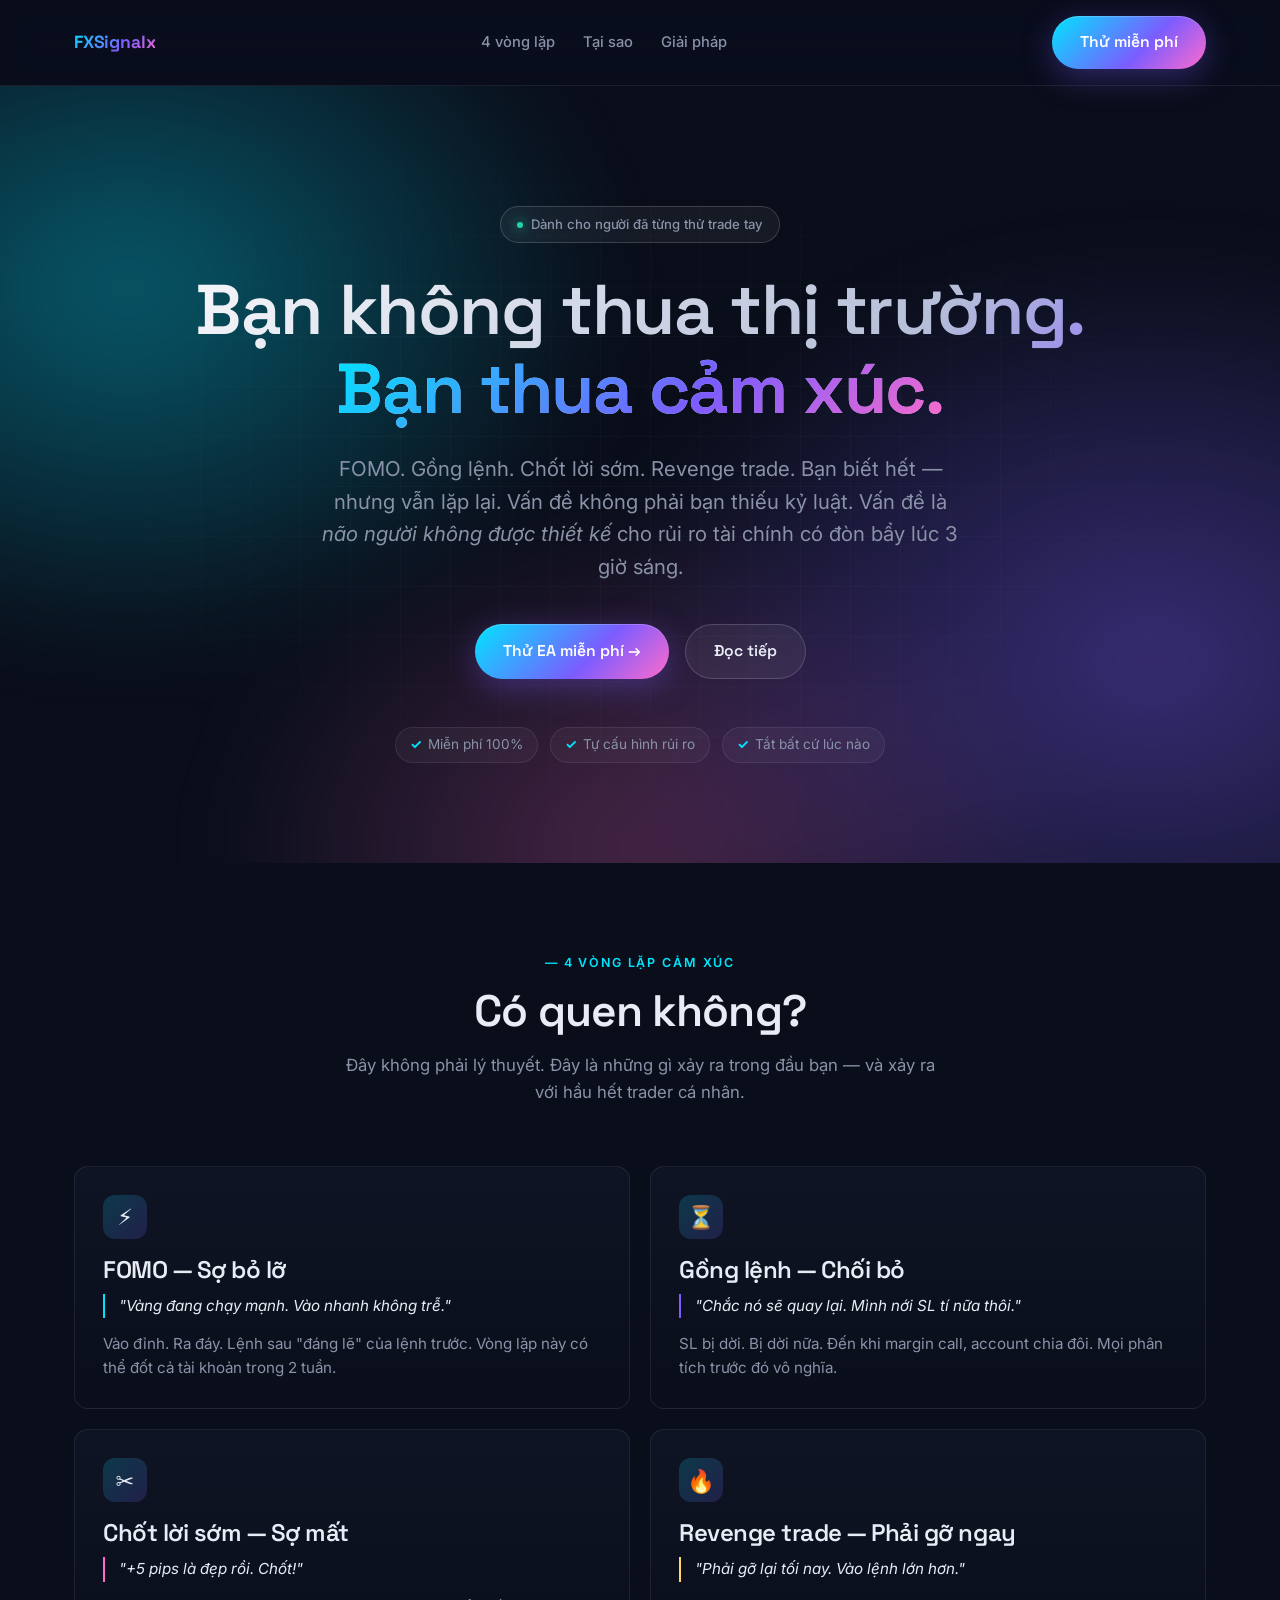
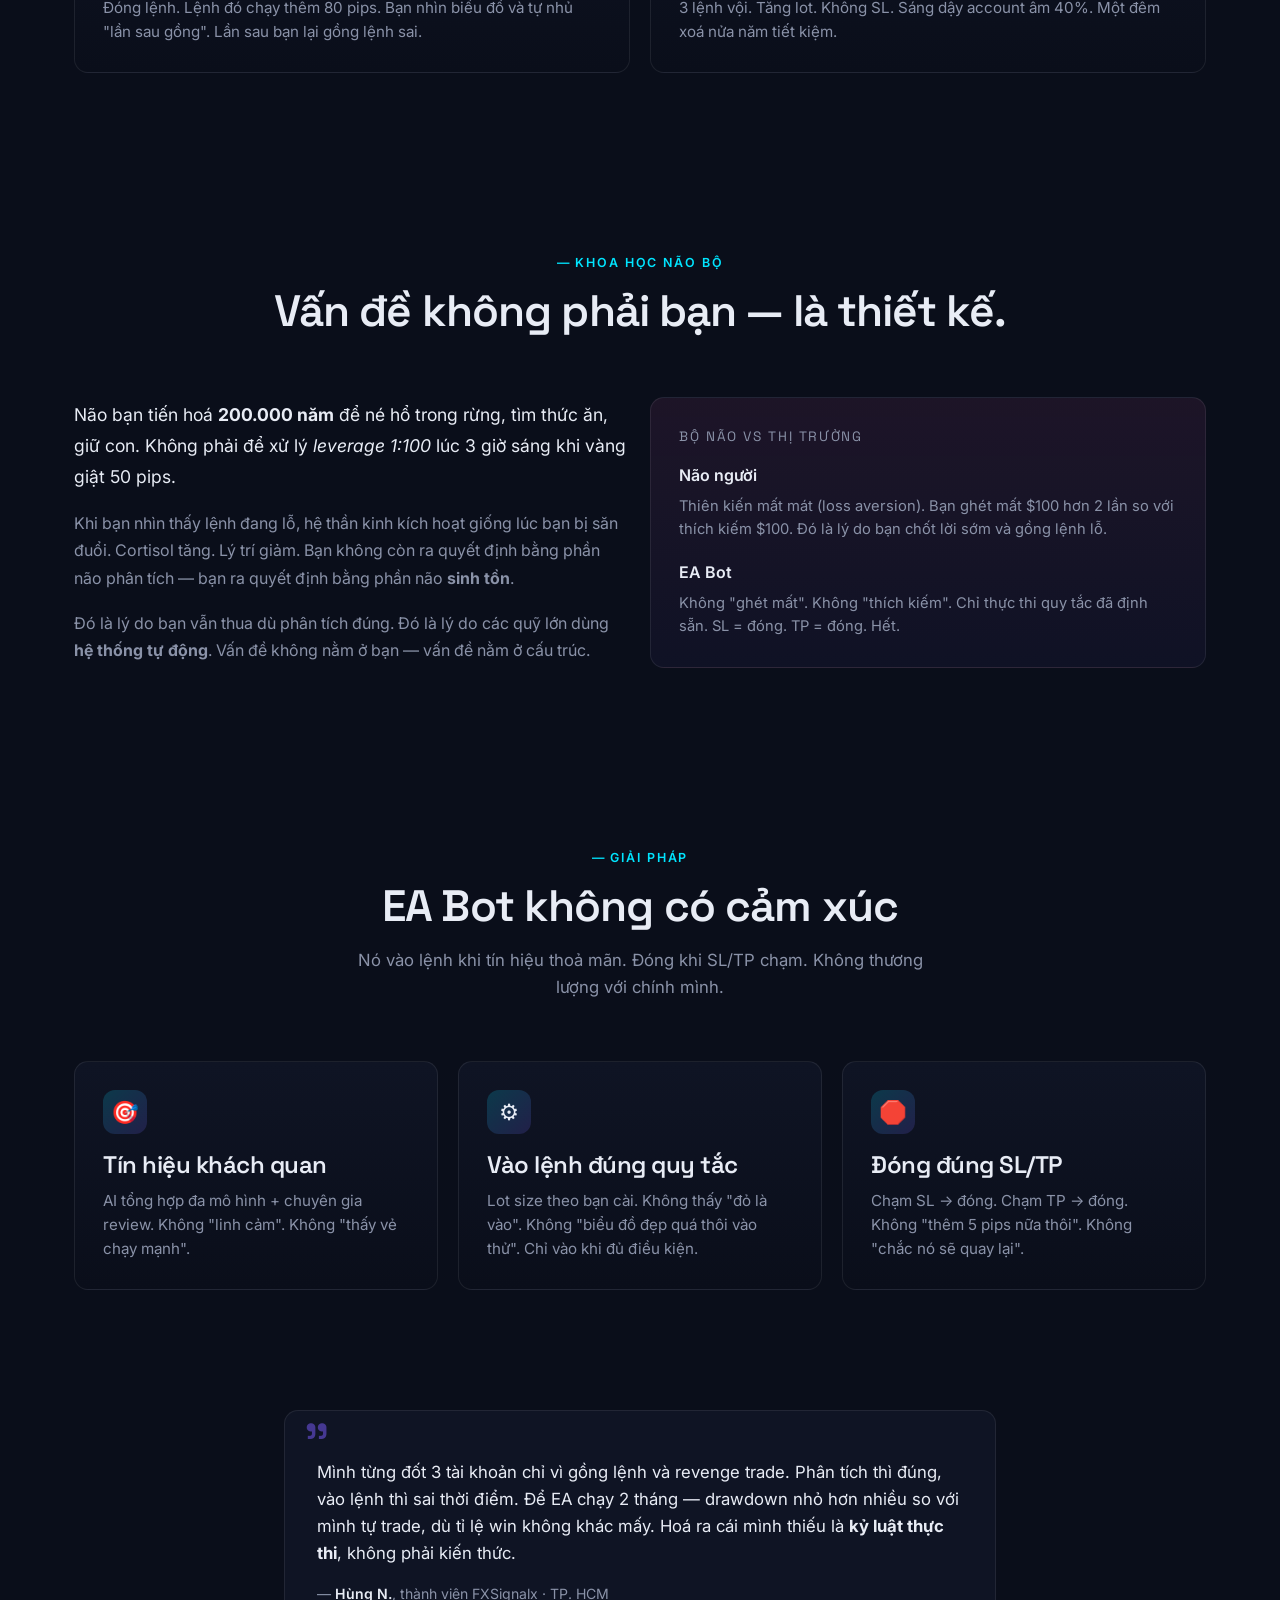
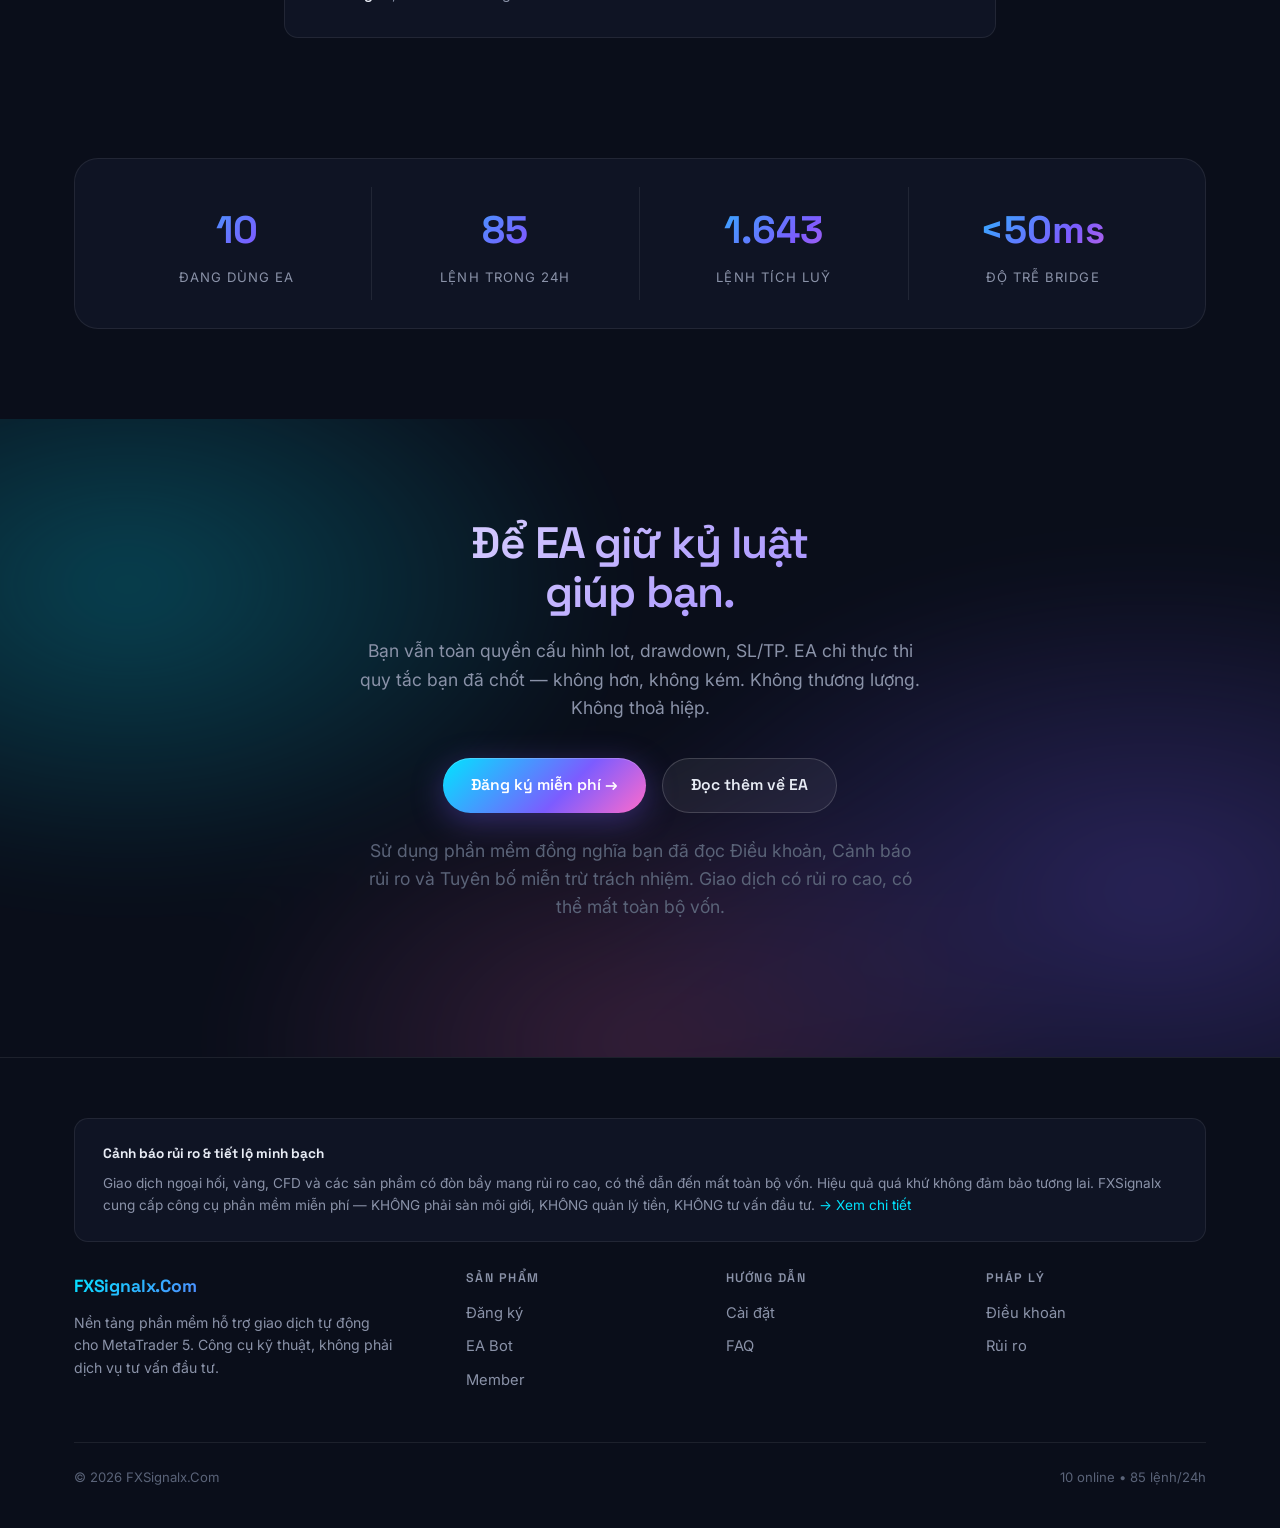
<file: stage-2-problem-aware/variant-a.html>
<!DOCTYPE html>
<html lang="vi">
<head>
<meta charset="UTF-8">
<meta name="viewport" content="width=device-width, initial-scale=1.0">
<title>Bạn không thua thị trường. Bạn thua cảm xúc. — FXSignalx</title>
<meta name="description" content="EA Bot không có FOMO, không gồng lệnh, không revenge trade. Để hệ thống giữ kỷ luật giúp bạn.">
<link rel="stylesheet" href="../shared/style-variant-a.css">
</head>
<body>

<header class="nav">
  <div class="nav-inner">
    <a href="#" class="logo">FXSignalx</a>
    <nav class="nav-links">
      <a href="#loop">4 vòng lặp</a>
      <a href="#why">Tại sao</a>
      <a href="#solution">Giải pháp</a>
    </nav>
    <a href="https://fxsignalx.com/dang-ky" class="btn btn-primary">Thử miễn phí</a>
  </div>
</header>

<!-- ===================== HERO ===================== -->
<section class="hero">
  <div class="aurora"></div>
  <div class="grid-bg"></div>
  <div class="container">
    <div class="eyebrow">Dành cho người đã từng thử trade tay</div>
    <h1>Bạn không thua thị trường.<br><span class="grad">Bạn thua cảm xúc.</span></h1>
    <p class="lead">
      FOMO. Gồng lệnh. Chốt lời sớm. Revenge trade. Bạn biết hết — nhưng vẫn lặp lại.
      Vấn đề không phải bạn thiếu kỷ luật. Vấn đề là <em>não người không được thiết kế</em>
      cho rủi ro tài chính có đòn bẩy lúc 3 giờ sáng.
    </p>
    <div class="hero-cta">
      <a href="https://fxsignalx.com/dang-ky" class="btn btn-primary">Thử EA miễn phí →</a>
      <a href="#loop" class="btn btn-secondary">Đọc tiếp</a>
    </div>
    <div class="hero-badges">
      <span>Miễn phí 100%</span>
      <span>Tự cấu hình rủi ro</span>
      <span>Tắt bất cứ lúc nào</span>
    </div>
  </div>
</section>

<!-- ===================== 4 LOOPS ===================== -->
<section class="section" id="loop">
  <div class="container">
    <div class="section-head">
      <div class="label">— 4 vòng lặp cảm xúc</div>
      <h2>Có quen không?</h2>
      <p>Đây không phải lý thuyết. Đây là những gì xảy ra trong đầu bạn — và xảy ra với hầu hết trader cá nhân.</p>
    </div>
    <div class="grid grid-2">
      <div class="card">
        <div class="icon">⚡</div>
        <h3>FOMO — Sợ bỏ lỡ</h3>
        <p style="font-style: italic; color: var(--fg); margin-bottom: 14px; padding-left: 14px; border-left: 2px solid var(--cyan);">"Vàng đang chạy mạnh. Vào nhanh không trễ."</p>
        <p>Vào đỉnh. Ra đáy. Lệnh sau "đáng lẽ" của lệnh trước. Vòng lặp này có thể đốt cả tài khoản trong 2 tuần.</p>
      </div>
      <div class="card">
        <div class="icon">⏳</div>
        <h3>Gồng lệnh — Chối bỏ</h3>
        <p style="font-style: italic; color: var(--fg); margin-bottom: 14px; padding-left: 14px; border-left: 2px solid var(--purple);">"Chắc nó sẽ quay lại. Mình nới SL tí nữa thôi."</p>
        <p>SL bị dời. Bị dời nữa. Đến khi margin call, account chia đôi. Mọi phân tích trước đó vô nghĩa.</p>
      </div>
      <div class="card">
        <div class="icon">✂</div>
        <h3>Chốt lời sớm — Sợ mất</h3>
        <p style="font-style: italic; color: var(--fg); margin-bottom: 14px; padding-left: 14px; border-left: 2px solid var(--pink);">"+5 pips là đẹp rồi. Chốt!"</p>
        <p>Đóng lệnh. Lệnh đó chạy thêm 80 pips. Bạn nhìn biểu đồ và tự nhủ "lần sau gồng". Lần sau bạn lại gồng lệnh sai.</p>
      </div>
      <div class="card">
        <div class="icon">🔥</div>
        <h3>Revenge trade — Phải gỡ ngay</h3>
        <p style="font-style: italic; color: var(--fg); margin-bottom: 14px; padding-left: 14px; border-left: 2px solid var(--gold);">"Phải gỡ lại tối nay. Vào lệnh lớn hơn."</p>
        <p>3 lệnh vội. Tăng lot. Không SL. Sáng dậy account âm 40%. Một đêm xoá nửa năm tiết kiệm.</p>
      </div>
    </div>
  </div>
</section>

<!-- ===================== WHY NOT YOUR FAULT ===================== -->
<section class="section" id="why">
  <div class="container">
    <div class="section-head">
      <div class="label">— Khoa học não bộ</div>
      <h2>Vấn đề không phải bạn — là <span class="grad">thiết kế</span>.</h2>
    </div>
    <div class="grid grid-2" style="align-items: center;">
      <div>
        <p style="color: var(--fg); font-size: 1.1rem; line-height: 1.75; margin-bottom: 18px;">
          Não bạn tiến hoá <strong>200.000 năm</strong> để né hổ trong rừng, tìm thức ăn, giữ con. Không phải để xử lý <em>leverage 1:100</em> lúc 3 giờ sáng khi vàng giật 50 pips.
        </p>
        <p style="line-height: 1.7; margin-bottom: 18px;">
          Khi bạn nhìn thấy lệnh đang lỗ, hệ thần kinh kích hoạt giống lúc bạn bị săn đuổi. Cortisol tăng. Lý trí giảm. Bạn không còn ra quyết định bằng phần não phân tích — bạn ra quyết định bằng phần não <strong>sinh tồn</strong>.
        </p>
        <p style="line-height: 1.7;">
          Đó là lý do bạn vẫn thua dù phân tích đúng. Đó là lý do các quỹ lớn dùng <strong>hệ thống tự động</strong>. Vấn đề không nằm ở bạn — vấn đề nằm ở cấu trúc.
        </p>
      </div>
      <div class="card" style="background: linear-gradient(180deg, rgba(255,107,203,0.08), rgba(124,92,255,0.05));">
        <div style="font-family: 'Space Grotesk', sans-serif; font-size: 0.85rem; color: var(--fg-muted); text-transform: uppercase; letter-spacing: 0.12em; margin-bottom: 16px;">Bộ não vs Thị trường</div>
        <div style="display: flex; flex-direction: column; gap: 18px;">
          <div>
            <div style="font-weight: 600; color: var(--fg); margin-bottom: 6px;">Não người</div>
            <p style="font-size: 0.92rem;">Thiên kiến mất mát (loss aversion). Bạn ghét mất $100 hơn 2 lần so với thích kiếm $100. Đó là lý do bạn chốt lời sớm và gồng lệnh lỗ.</p>
          </div>
          <div>
            <div style="font-weight: 600; color: var(--fg); margin-bottom: 6px;">EA Bot</div>
            <p style="font-size: 0.92rem;">Không "ghét mất". Không "thích kiếm". Chỉ thực thi quy tắc đã định sẵn. SL = đóng. TP = đóng. Hết.</p>
          </div>
        </div>
      </div>
    </div>
  </div>
</section>

<!-- ===================== SOLUTION ===================== -->
<section class="section" id="solution">
  <div class="container">
    <div class="section-head">
      <div class="label">— Giải pháp</div>
      <h2>EA Bot không có cảm xúc</h2>
      <p>Nó vào lệnh khi tín hiệu thoả mãn. Đóng khi SL/TP chạm. Không thương lượng với chính mình.</p>
    </div>
    <div class="grid grid-3">
      <div class="card">
        <div class="icon">🎯</div>
        <h3>Tín hiệu khách quan</h3>
        <p>AI tổng hợp đa mô hình + chuyên gia review. Không "linh cảm". Không "thấy vẻ chạy mạnh".</p>
      </div>
      <div class="card">
        <div class="icon">⚙</div>
        <h3>Vào lệnh đúng quy tắc</h3>
        <p>Lot size theo bạn cài. Không thấy "đỏ là vào". Không "biểu đồ đẹp quá thôi vào thử". Chỉ vào khi đủ điều kiện.</p>
      </div>
      <div class="card">
        <div class="icon">🛑</div>
        <h3>Đóng đúng SL/TP</h3>
        <p>Chạm SL → đóng. Chạm TP → đóng. Không "thêm 5 pips nữa thôi". Không "chắc nó sẽ quay lại".</p>
      </div>
    </div>
  </div>
</section>

<!-- ===================== TESTIMONIAL ===================== -->
<section class="section" style="padding-top: 30px;">
  <div class="container" style="max-width: 760px;">
    <div class="quote">
      <p class="quote-text">
        Mình từng đốt 3 tài khoản chỉ vì gồng lệnh và revenge trade. Phân tích thì đúng, vào lệnh thì
        sai thời điểm. Để EA chạy 2 tháng — drawdown nhỏ hơn nhiều so với mình tự trade, dù tỉ lệ win không khác mấy.
        Hoá ra cái mình thiếu là <strong>kỷ luật thực thi</strong>, không phải kiến thức.
      </p>
      <p class="quote-author">— <strong>Hùng N.</strong>, thành viên FXSignalx · TP. HCM</p>
    </div>
  </div>
</section>

<!-- ===================== STATS ===================== -->
<section class="section" style="padding-top: 30px;">
  <div class="container">
    <div class="stats">
      <div class="stat"><div class="stat-num">10</div><div class="stat-label">Đang dùng EA</div></div>
      <div class="stat"><div class="stat-num">85</div><div class="stat-label">Lệnh trong 24h</div></div>
      <div class="stat"><div class="stat-num">1.643</div><div class="stat-label">Lệnh tích luỹ</div></div>
      <div class="stat"><div class="stat-num">&lt;50ms</div><div class="stat-label">Độ trễ Bridge</div></div>
    </div>
  </div>
</section>

<!-- ===================== CTA ===================== -->
<section class="cta-section">
  <div class="aurora"></div>
  <div class="container" style="position: relative; z-index: 1;">
    <h2>Để EA giữ kỷ luật<br>giúp bạn.</h2>
    <p>Bạn vẫn toàn quyền cấu hình lot, drawdown, SL/TP. EA chỉ thực thi quy tắc bạn đã chốt — không hơn, không kém. Không thương lượng. Không thoả hiệp.</p>
    <div class="hero-cta">
      <a href="https://fxsignalx.com/dang-ky" class="btn btn-primary">Đăng ký miễn phí →</a>
      <a href="https://fxsignalx.com/cach-hoat-dong" class="btn btn-secondary">Đọc thêm về EA</a>
    </div>
    <p class="cta-disclaimer">
      Sử dụng phần mềm đồng nghĩa bạn đã đọc Điều khoản, Cảnh báo rủi ro và Tuyên bố miễn trừ trách nhiệm.
      Giao dịch có rủi ro cao, có thể mất toàn bộ vốn.
    </p>
  </div>
</section>

<!-- ===================== FOOTER ===================== -->
<footer class="footer">
  <div class="container">
    <div class="footer-risk">
      <strong>Cảnh báo rủi ro & tiết lộ minh bạch</strong>
      Giao dịch ngoại hối, vàng, CFD và các sản phẩm có đòn bẩy mang rủi ro cao, có thể dẫn đến mất toàn bộ vốn.
      Hiệu quả quá khứ không đảm bảo tương lai. FXSignalx cung cấp công cụ phần mềm miễn phí — KHÔNG phải sàn môi giới,
      KHÔNG quản lý tiền, KHÔNG tư vấn đầu tư.
      <a href="https://fxsignalx.com/canh-bao-rui-ro">→ Xem chi tiết</a>
    </div>
    <div class="footer-grid">
      <div class="footer-brand">
        <div class="logo">FXSignalx.Com</div>
        <p>Nền tảng phần mềm hỗ trợ giao dịch tự động cho MetaTrader 5. Công cụ kỹ thuật, không phải dịch vụ tư vấn đầu tư.</p>
      </div>
      <div class="footer-col"><h4>Sản phẩm</h4><a href="https://fxsignalx.com/dang-ky">Đăng ký</a><a href="https://fxsignalx.com/ea-bot">EA Bot</a><a href="https://fxsignalx.com/member">Member</a></div>
      <div class="footer-col"><h4>Hướng dẫn</h4><a href="https://fxsignalx.com/cai-dat">Cài đặt</a><a href="https://fxsignalx.com/faq">FAQ</a></div>
      <div class="footer-col"><h4>Pháp lý</h4><a href="https://fxsignalx.com/dieu-khoan">Điều khoản</a><a href="https://fxsignalx.com/canh-bao-rui-ro">Rủi ro</a></div>
    </div>
    <div class="footer-bottom">
      <span>© 2026 FXSignalx.Com</span>
      <span>10 online • 85 lệnh/24h</span>
    </div>
  </div>
</footer>

</body>
</html>
</file>
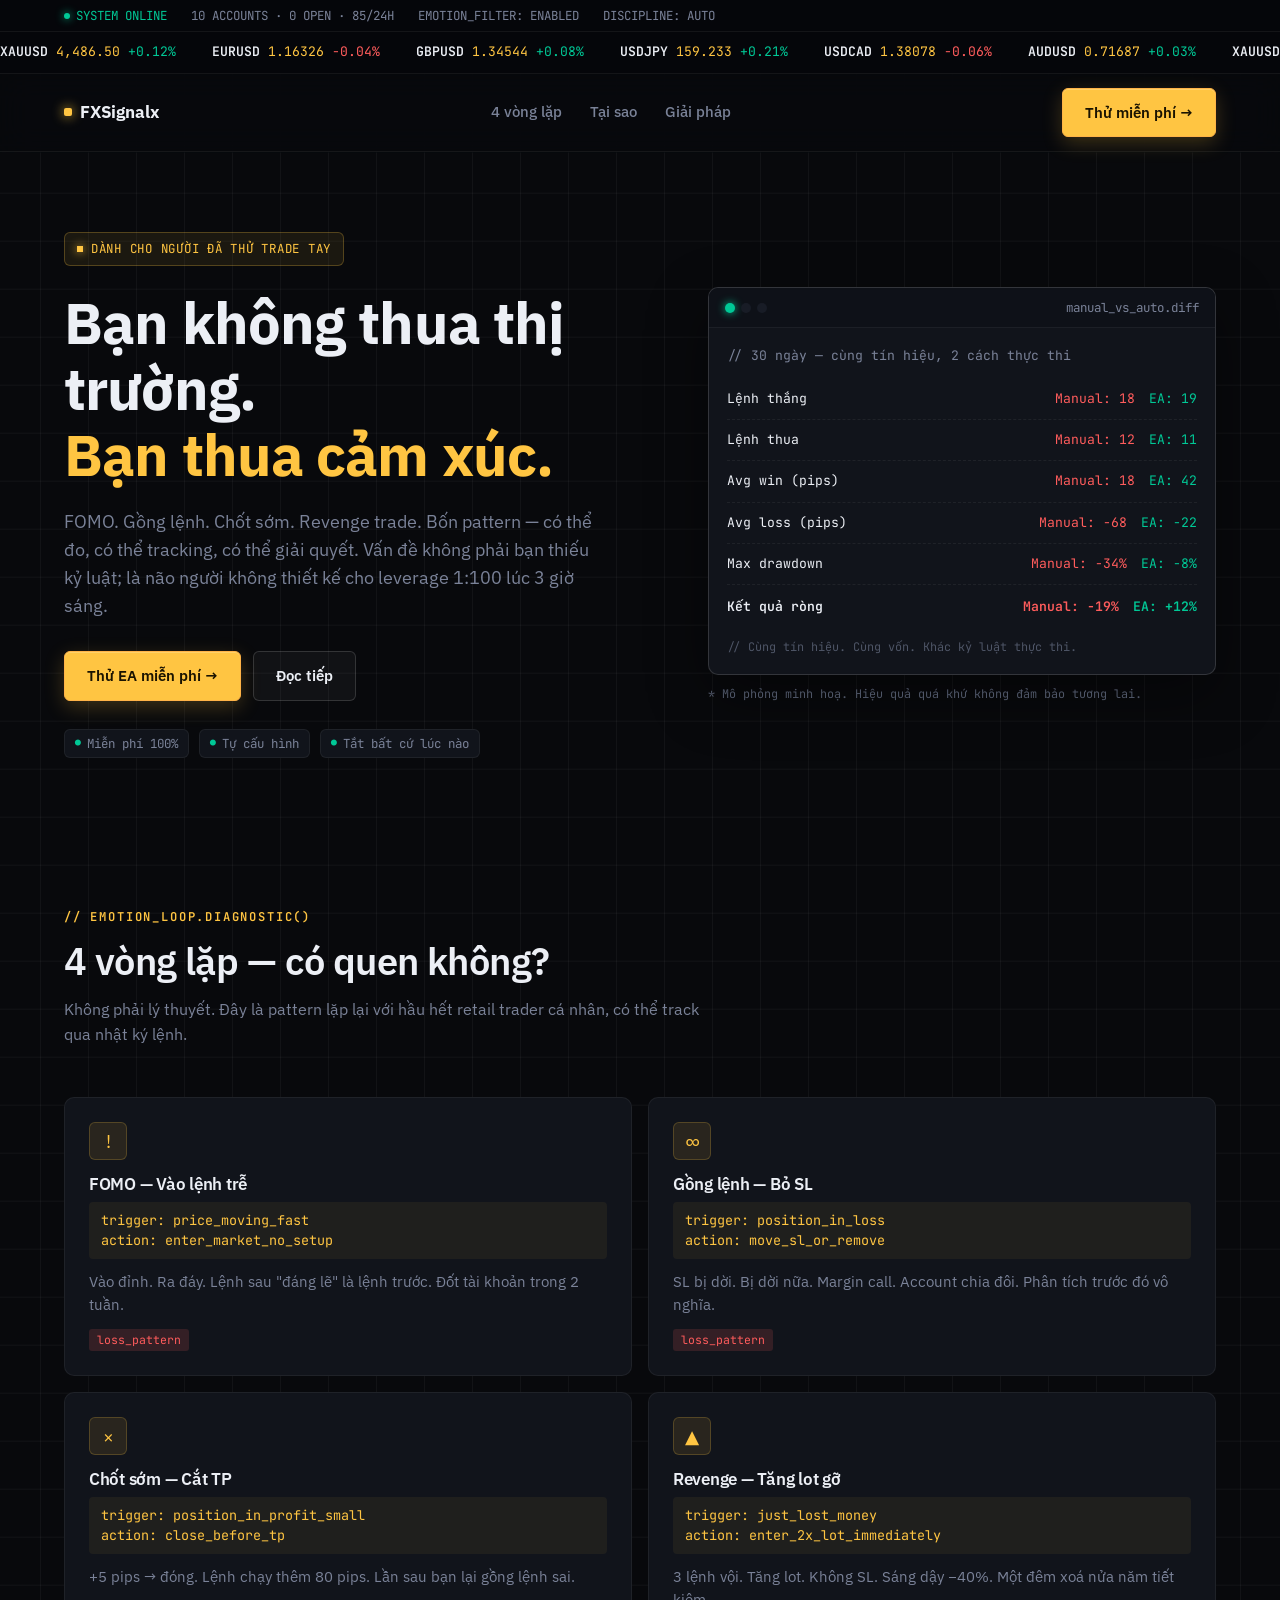
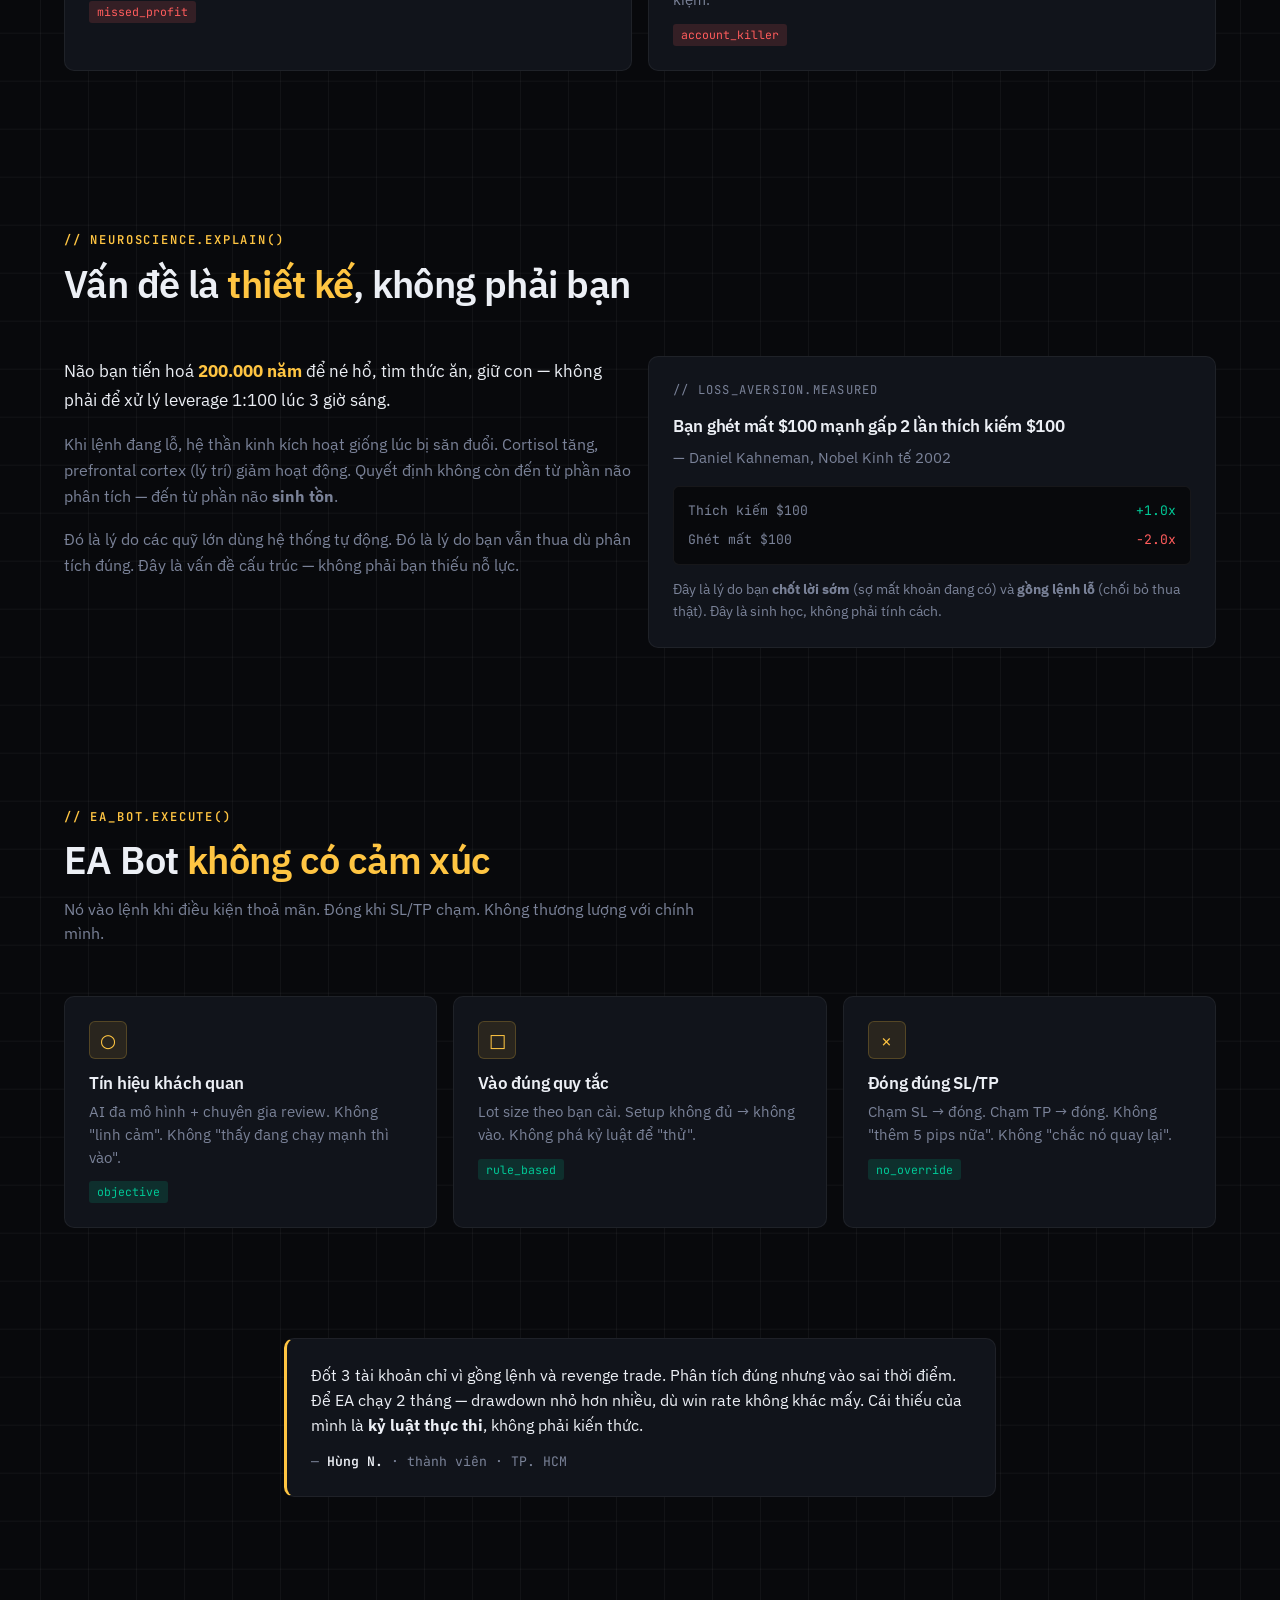
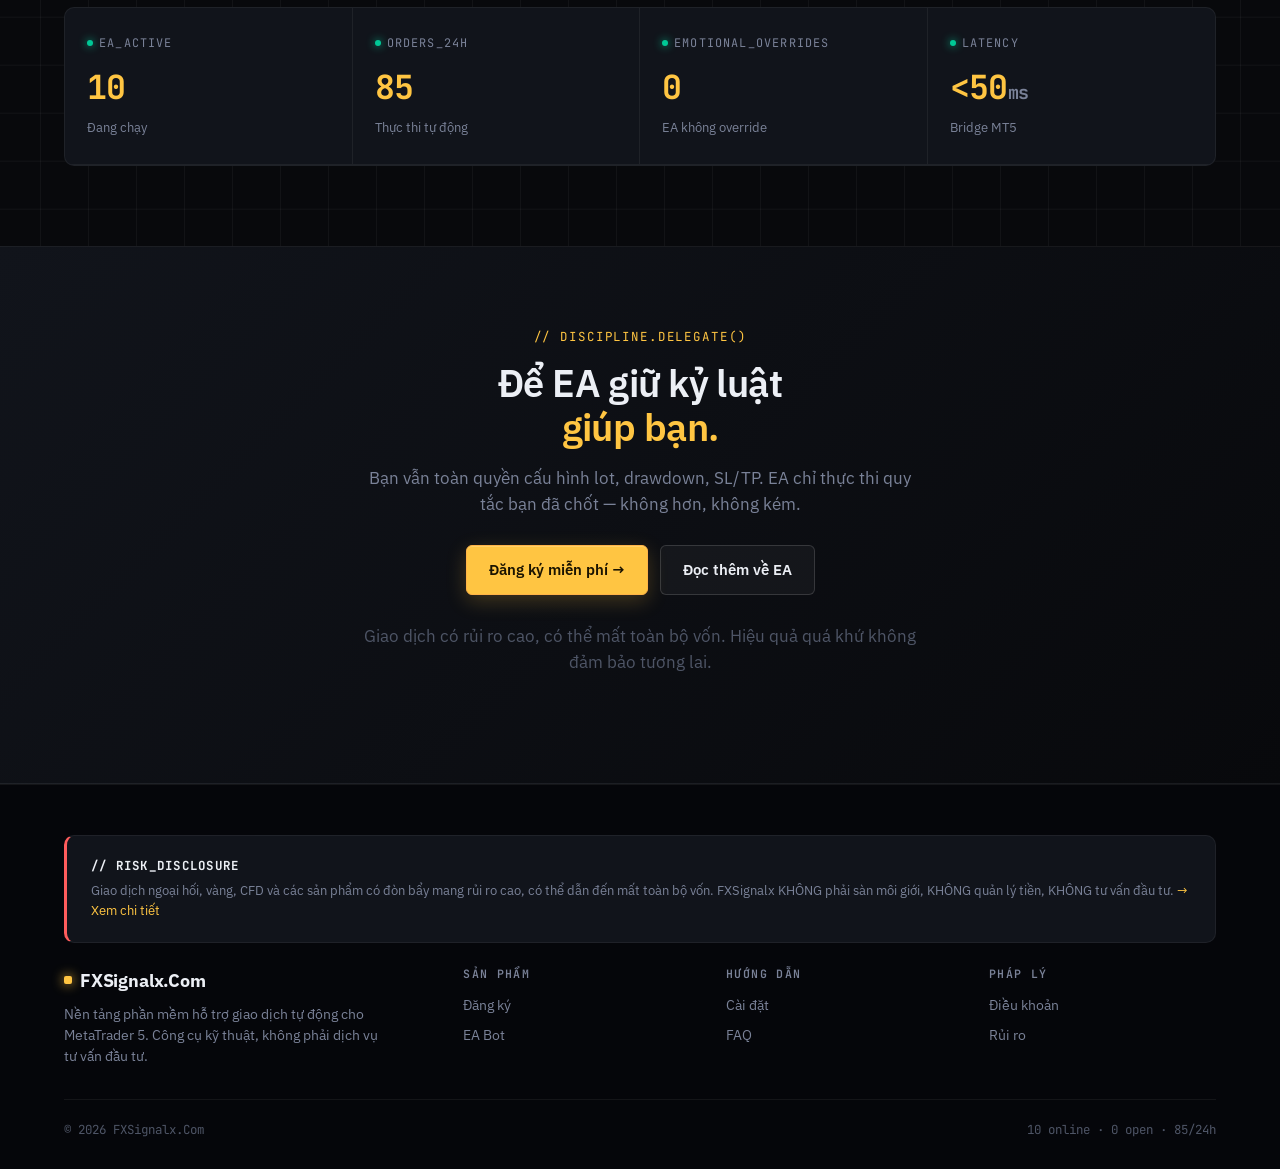
<file: stage-2-problem-aware/variant-b.html>
<!DOCTYPE html>
<html lang="vi">
<head>
<meta charset="UTF-8">
<meta name="viewport" content="width=device-width, initial-scale=1.0">
<title>Bạn không thua thị trường. Bạn thua cảm xúc. — FXSignalx</title>
<meta name="description" content="EA Bot không có FOMO, không gồng lệnh. Hệ thống giữ kỷ luật giúp bạn — chứng cứ từ dữ liệu.">
<link rel="stylesheet" href="../shared/style-variant-b.css">
</head>
<body>

<div class="status-bar">
  <div class="status-inner">
    <span class="status-item online"><span class="dot"></span> SYSTEM ONLINE</span>
    <span class="status-item">10 ACCOUNTS · 0 OPEN · 85/24H</span>
    <span class="status-item">EMOTION_FILTER: ENABLED</span>
    <span class="status-item">DISCIPLINE: AUTO</span>
  </div>
</div>

<div class="ticker">
  <div class="ticker-track">
    <span class="ticker-item"><span class="sym">XAUUSD</span> <span class="price">4,486.50</span> <span class="chg up">+0.12%</span></span>
    <span class="ticker-item"><span class="sym">EURUSD</span> <span class="price">1.16326</span> <span class="chg down">−0.04%</span></span>
    <span class="ticker-item"><span class="sym">GBPUSD</span> <span class="price">1.34544</span> <span class="chg up">+0.08%</span></span>
    <span class="ticker-item"><span class="sym">USDJPY</span> <span class="price">159.233</span> <span class="chg up">+0.21%</span></span>
    <span class="ticker-item"><span class="sym">USDCAD</span> <span class="price">1.38078</span> <span class="chg down">−0.06%</span></span>
    <span class="ticker-item"><span class="sym">AUDUSD</span> <span class="price">0.71687</span> <span class="chg up">+0.03%</span></span>
    <span class="ticker-item"><span class="sym">XAUUSD</span> <span class="price">4,486.50</span> <span class="chg up">+0.12%</span></span>
    <span class="ticker-item"><span class="sym">EURUSD</span> <span class="price">1.16326</span> <span class="chg down">−0.04%</span></span>
    <span class="ticker-item"><span class="sym">GBPUSD</span> <span class="price">1.34544</span> <span class="chg up">+0.08%</span></span>
    <span class="ticker-item"><span class="sym">USDJPY</span> <span class="price">159.233</span> <span class="chg up">+0.21%</span></span>
    <span class="ticker-item"><span class="sym">USDCAD</span> <span class="price">1.38078</span> <span class="chg down">−0.06%</span></span>
    <span class="ticker-item"><span class="sym">AUDUSD</span> <span class="price">0.71687</span> <span class="chg up">+0.03%</span></span>
  </div>
</div>

<header class="nav">
  <div class="nav-inner">
    <a href="#" class="logo"><span class="dot"></span> FXSignalx</a>
    <nav class="nav-links">
      <a href="#loop">4 vòng lặp</a>
      <a href="#why">Tại sao</a>
      <a href="#solution">Giải pháp</a>
    </nav>
    <a href="https://fxsignalx.com/dang-ky" class="btn btn-primary">Thử miễn phí →</a>
  </div>
</header>

<!-- ===================== HERO ===================== -->
<section class="hero">
  <div class="container">
    <div class="hero-grid">
      <div>
        <div class="eyebrow">Dành cho người đã thử trade tay</div>
        <h1>Bạn không thua thị trường.<br><span class="accent">Bạn thua cảm xúc.</span></h1>
        <p class="lead">
          FOMO. Gồng lệnh. Chốt sớm. Revenge trade. Bốn pattern — có thể đo, có thể tracking,
          có thể giải quyết. Vấn đề không phải bạn thiếu kỷ luật; là não người không thiết kế cho
          leverage 1:100 lúc 3 giờ sáng.
        </p>
        <div class="hero-cta">
          <a href="https://fxsignalx.com/dang-ky" class="btn btn-primary">Thử EA miễn phí →</a>
          <a href="#loop" class="btn btn-secondary">Đọc tiếp</a>
        </div>
        <div class="hero-badges">
          <span>Miễn phí 100%</span>
          <span>Tự cấu hình</span>
          <span>Tắt bất cứ lúc nào</span>
        </div>
      </div>
      <div>
        <div class="terminal">
          <div class="terminal-head">
            <div class="dots"><span class="live"></span><span></span><span></span></div>
            <span class="title">manual_vs_auto.diff</span>
          </div>
          <div class="terminal-body">
            <div style="font-family: 'JetBrains Mono', monospace; font-size: 0.82rem;">
              <div style="color: var(--fg-muted); margin-bottom: 12px;">// 30 ngày — cùng tín hiệu, 2 cách thực thi</div>
              <div style="display: grid; grid-template-columns: 1fr auto auto; gap: 14px; padding: 10px 0; border-bottom: 1px dashed var(--border);">
                <span style="color: var(--fg);">Lệnh thắng</span>
                <span class="red">Manual: 18</span>
                <span class="green">EA: 19</span>
              </div>
              <div style="display: grid; grid-template-columns: 1fr auto auto; gap: 14px; padding: 10px 0; border-bottom: 1px dashed var(--border);">
                <span style="color: var(--fg);">Lệnh thua</span>
                <span class="red">Manual: 12</span>
                <span class="green">EA: 11</span>
              </div>
              <div style="display: grid; grid-template-columns: 1fr auto auto; gap: 14px; padding: 10px 0; border-bottom: 1px dashed var(--border);">
                <span style="color: var(--fg);">Avg win (pips)</span>
                <span class="red">Manual: 18</span>
                <span class="green">EA: 42</span>
              </div>
              <div style="display: grid; grid-template-columns: 1fr auto auto; gap: 14px; padding: 10px 0; border-bottom: 1px dashed var(--border);">
                <span style="color: var(--fg);">Avg loss (pips)</span>
                <span class="red">Manual: −68</span>
                <span class="green">EA: −22</span>
              </div>
              <div style="display: grid; grid-template-columns: 1fr auto auto; gap: 14px; padding: 10px 0; border-bottom: 1px dashed var(--border);">
                <span style="color: var(--fg);">Max drawdown</span>
                <span class="red">Manual: −34%</span>
                <span class="green">EA: −8%</span>
              </div>
              <div style="display: grid; grid-template-columns: 1fr auto auto; gap: 14px; padding: 12px 0 6px;">
                <span style="color: var(--fg); font-weight: 600;">Kết quả ròng</span>
                <span class="red" style="font-weight: 600;">Manual: −19%</span>
                <span class="green" style="font-weight: 600;">EA: +12%</span>
              </div>
              <div style="margin-top: 14px; font-size: 0.74rem; color: var(--fg-dim);">// Cùng tín hiệu. Cùng vốn. Khác kỷ luật thực thi.</div>
            </div>
          </div>
        </div>
        <p style="font-size: 0.74rem; color: var(--fg-dim); margin-top: 10px; font-family: 'JetBrains Mono', monospace;">* Mô phỏng minh hoạ. Hiệu quả quá khứ không đảm bảo tương lai.</p>
      </div>
    </div>
  </div>
</section>

<!-- ===================== 4 LOOPS ===================== -->
<section class="section" id="loop">
  <div class="container">
    <div class="section-head">
      <div class="label">// emotion_loop.diagnostic()</div>
      <h2>4 vòng lặp — có quen không?</h2>
      <p>Không phải lý thuyết. Đây là pattern lặp lại với hầu hết retail trader cá nhân, có thể track qua nhật ký lệnh.</p>
    </div>
    <div class="grid grid-2">
      <div class="card">
        <div class="icon">!</div>
        <h3>FOMO — Vào lệnh trễ</h3>
        <p style="font-family: 'JetBrains Mono', monospace; font-size: 0.84rem; color: var(--gold); margin-bottom: 12px; padding: 8px 12px; background: rgba(255,197,66,0.06); border-radius: 4px;">trigger: price_moving_fast<br>action: enter_market_no_setup</p>
        <p>Vào đỉnh. Ra đáy. Lệnh sau "đáng lẽ" là lệnh trước. Đốt tài khoản trong 2 tuần.</p>
        <span class="tag" style="background: rgba(255,92,92,0.15); color: var(--red);">loss_pattern</span>
      </div>
      <div class="card">
        <div class="icon">∞</div>
        <h3>Gồng lệnh — Bỏ SL</h3>
        <p style="font-family: 'JetBrains Mono', monospace; font-size: 0.84rem; color: var(--gold); margin-bottom: 12px; padding: 8px 12px; background: rgba(255,197,66,0.06); border-radius: 4px;">trigger: position_in_loss<br>action: move_sl_or_remove</p>
        <p>SL bị dời. Bị dời nữa. Margin call. Account chia đôi. Phân tích trước đó vô nghĩa.</p>
        <span class="tag" style="background: rgba(255,92,92,0.15); color: var(--red);">loss_pattern</span>
      </div>
      <div class="card">
        <div class="icon">×</div>
        <h3>Chốt sớm — Cắt TP</h3>
        <p style="font-family: 'JetBrains Mono', monospace; font-size: 0.84rem; color: var(--gold); margin-bottom: 12px; padding: 8px 12px; background: rgba(255,197,66,0.06); border-radius: 4px;">trigger: position_in_profit_small<br>action: close_before_tp</p>
        <p>+5 pips → đóng. Lệnh chạy thêm 80 pips. Lần sau bạn lại gồng lệnh sai.</p>
        <span class="tag" style="background: rgba(255,92,92,0.15); color: var(--red);">missed_profit</span>
      </div>
      <div class="card">
        <div class="icon">▲</div>
        <h3>Revenge — Tăng lot gỡ</h3>
        <p style="font-family: 'JetBrains Mono', monospace; font-size: 0.84rem; color: var(--gold); margin-bottom: 12px; padding: 8px 12px; background: rgba(255,197,66,0.06); border-radius: 4px;">trigger: just_lost_money<br>action: enter_2x_lot_immediately</p>
        <p>3 lệnh vội. Tăng lot. Không SL. Sáng dậy −40%. Một đêm xoá nửa năm tiết kiệm.</p>
        <span class="tag" style="background: rgba(255,92,92,0.15); color: var(--red);">account_killer</span>
      </div>
    </div>
  </div>
</section>

<!-- ===================== WHY ===================== -->
<section class="section" id="why">
  <div class="container">
    <div class="section-head">
      <div class="label">// neuroscience.explain()</div>
      <h2>Vấn đề là <span class="accent">thiết kế</span>, không phải bạn</h2>
    </div>
    <div class="grid grid-2" style="align-items: stretch;">
      <div>
        <p style="color: var(--fg); font-size: 1.08rem; line-height: 1.7; margin-bottom: 16px;">
          Não bạn tiến hoá <strong class="accent">200.000 năm</strong> để né hổ, tìm thức ăn, giữ con — không phải để xử lý leverage 1:100 lúc 3 giờ sáng.
        </p>
        <p style="line-height: 1.7; margin-bottom: 16px;">
          Khi lệnh đang lỗ, hệ thần kinh kích hoạt giống lúc bị săn đuổi. Cortisol tăng, prefrontal cortex (lý trí) giảm hoạt động. Quyết định không còn đến từ phần não phân tích — đến từ phần não <strong>sinh tồn</strong>.
        </p>
        <p style="line-height: 1.7;">
          Đó là lý do các quỹ lớn dùng hệ thống tự động. Đó là lý do bạn vẫn thua dù phân tích đúng. Đây là vấn đề cấu trúc — không phải bạn thiếu nỗ lực.
        </p>
      </div>
      <div class="card">
        <div style="font-family: 'JetBrains Mono', monospace; font-size: 0.76rem; color: var(--fg-muted); text-transform: uppercase; letter-spacing: 0.1em; margin-bottom: 16px;">// loss_aversion.measured</div>
        <h3 style="margin-bottom: 12px;">Bạn ghét mất $100 mạnh gấp 2 lần thích kiếm $100</h3>
        <p style="margin-bottom: 16px;">— Daniel Kahneman, Nobel Kinh tế 2002</p>
        <div style="background: var(--bg); border: 1px solid var(--border); border-radius: var(--radius-sm); padding: 14px; font-family: 'JetBrains Mono', monospace; font-size: 0.82rem; color: var(--fg-muted);">
          <div style="display: flex; justify-content: space-between; margin-bottom: 8px;"><span>Thích kiếm $100</span><span class="green">+1.0x</span></div>
          <div style="display: flex; justify-content: space-between;"><span>Ghét mất $100</span><span class="red">−2.0x</span></div>
        </div>
        <p style="font-size: 0.88rem; margin-top: 14px;">Đây là lý do bạn <strong>chốt lời sớm</strong> (sợ mất khoản đang có) và <strong>gồng lệnh lỗ</strong> (chối bỏ thua thật). Đây là sinh học, không phải tính cách.</p>
      </div>
    </div>
  </div>
</section>

<!-- ===================== SOLUTION ===================== -->
<section class="section" id="solution">
  <div class="container">
    <div class="section-head">
      <div class="label">// ea_bot.execute()</div>
      <h2>EA Bot <span class="accent">không có cảm xúc</span></h2>
      <p>Nó vào lệnh khi điều kiện thoả mãn. Đóng khi SL/TP chạm. Không thương lượng với chính mình.</p>
    </div>
    <div class="grid grid-3">
      <div class="card">
        <div class="icon">○</div>
        <h3>Tín hiệu khách quan</h3>
        <p>AI đa mô hình + chuyên gia review. Không "linh cảm". Không "thấy đang chạy mạnh thì vào".</p>
        <span class="tag">objective</span>
      </div>
      <div class="card">
        <div class="icon">□</div>
        <h3>Vào đúng quy tắc</h3>
        <p>Lot size theo bạn cài. Setup không đủ → không vào. Không phá kỷ luật để "thử".</p>
        <span class="tag">rule_based</span>
      </div>
      <div class="card">
        <div class="icon">×</div>
        <h3>Đóng đúng SL/TP</h3>
        <p>Chạm SL → đóng. Chạm TP → đóng. Không "thêm 5 pips nữa". Không "chắc nó quay lại".</p>
        <span class="tag">no_override</span>
      </div>
    </div>
  </div>
</section>

<!-- ===================== TESTIMONIAL ===================== -->
<section class="section" style="padding-top: 30px;">
  <div class="container" style="max-width: 760px;">
    <div class="quote">
      <p class="quote-text">
        Đốt 3 tài khoản chỉ vì gồng lệnh và revenge trade. Phân tích đúng nhưng vào sai thời điểm.
        Để EA chạy 2 tháng — drawdown nhỏ hơn nhiều, dù win rate không khác mấy. Cái thiếu của mình
        là <strong>kỷ luật thực thi</strong>, không phải kiến thức.
      </p>
      <p class="quote-author">— <strong>Hùng N.</strong> · thành viên · TP. HCM</p>
    </div>
  </div>
</section>

<!-- ===================== STATS ===================== -->
<section class="section" style="padding-top: 30px;">
  <div class="container">
    <div class="stats">
      <div class="stat"><div class="stat-label"><span class="dot"></span> EA_ACTIVE</div><div class="stat-num">10</div><div class="stat-sub">Đang chạy</div></div>
      <div class="stat"><div class="stat-label"><span class="dot"></span> ORDERS_24H</div><div class="stat-num">85</div><div class="stat-sub">Thực thi tự động</div></div>
      <div class="stat"><div class="stat-label"><span class="dot"></span> EMOTIONAL_OVERRIDES</div><div class="stat-num">0</div><div class="stat-sub">EA không override</div></div>
      <div class="stat"><div class="stat-label"><span class="dot"></span> LATENCY</div><div class="stat-num">&lt;50<span style="font-size: 0.55em; color: var(--fg-muted);">ms</span></div><div class="stat-sub">Bridge MT5</div></div>
    </div>
  </div>
</section>

<!-- ===================== CTA ===================== -->
<section class="cta-section">
  <div class="container">
    <div class="cta-inner">
      <div class="label" style="font-family: 'JetBrains Mono', monospace; font-size: 0.78rem; color: var(--gold); text-transform: uppercase; letter-spacing: 0.15em; margin-bottom: 14px;">// discipline.delegate()</div>
      <h2>Để EA giữ kỷ luật<br><span class="accent">giúp bạn.</span></h2>
      <p>Bạn vẫn toàn quyền cấu hình lot, drawdown, SL/TP. EA chỉ thực thi quy tắc bạn đã chốt — không hơn, không kém.</p>
      <div class="hero-cta" style="justify-content: center;">
        <a href="https://fxsignalx.com/dang-ky" class="btn btn-primary">Đăng ký miễn phí →</a>
        <a href="https://fxsignalx.com/cach-hoat-dong" class="btn btn-secondary">Đọc thêm về EA</a>
      </div>
      <p class="cta-disclaimer">Giao dịch có rủi ro cao, có thể mất toàn bộ vốn. Hiệu quả quá khứ không đảm bảo tương lai.</p>
    </div>
  </div>
</section>

<!-- ===================== FOOTER ===================== -->
<footer class="footer">
  <div class="container">
    <div class="footer-risk">
      <strong>// RISK_DISCLOSURE</strong>
      Giao dịch ngoại hối, vàng, CFD và các sản phẩm có đòn bẩy mang rủi ro cao, có thể dẫn đến mất toàn bộ vốn.
      FXSignalx KHÔNG phải sàn môi giới, KHÔNG quản lý tiền, KHÔNG tư vấn đầu tư.
      <a href="https://fxsignalx.com/canh-bao-rui-ro">→ Xem chi tiết</a>
    </div>
    <div class="footer-grid">
      <div class="footer-brand">
        <div class="logo"><span class="dot"></span> FXSignalx.Com</div>
        <p>Nền tảng phần mềm hỗ trợ giao dịch tự động cho MetaTrader 5. Công cụ kỹ thuật, không phải dịch vụ tư vấn đầu tư.</p>
      </div>
      <div class="footer-col"><h4>Sản phẩm</h4><a href="https://fxsignalx.com/dang-ky">Đăng ký</a><a href="https://fxsignalx.com/ea-bot">EA Bot</a></div>
      <div class="footer-col"><h4>Hướng dẫn</h4><a href="https://fxsignalx.com/cai-dat">Cài đặt</a><a href="https://fxsignalx.com/faq">FAQ</a></div>
      <div class="footer-col"><h4>Pháp lý</h4><a href="https://fxsignalx.com/dieu-khoan">Điều khoản</a><a href="https://fxsignalx.com/canh-bao-rui-ro">Rủi ro</a></div>
    </div>
    <div class="footer-bottom">
      <span>© 2026 FXSignalx.Com</span>
      <span>10 online · 0 open · 85/24h</span>
    </div>
  </div>
</footer>

</body>
</html>
</file>
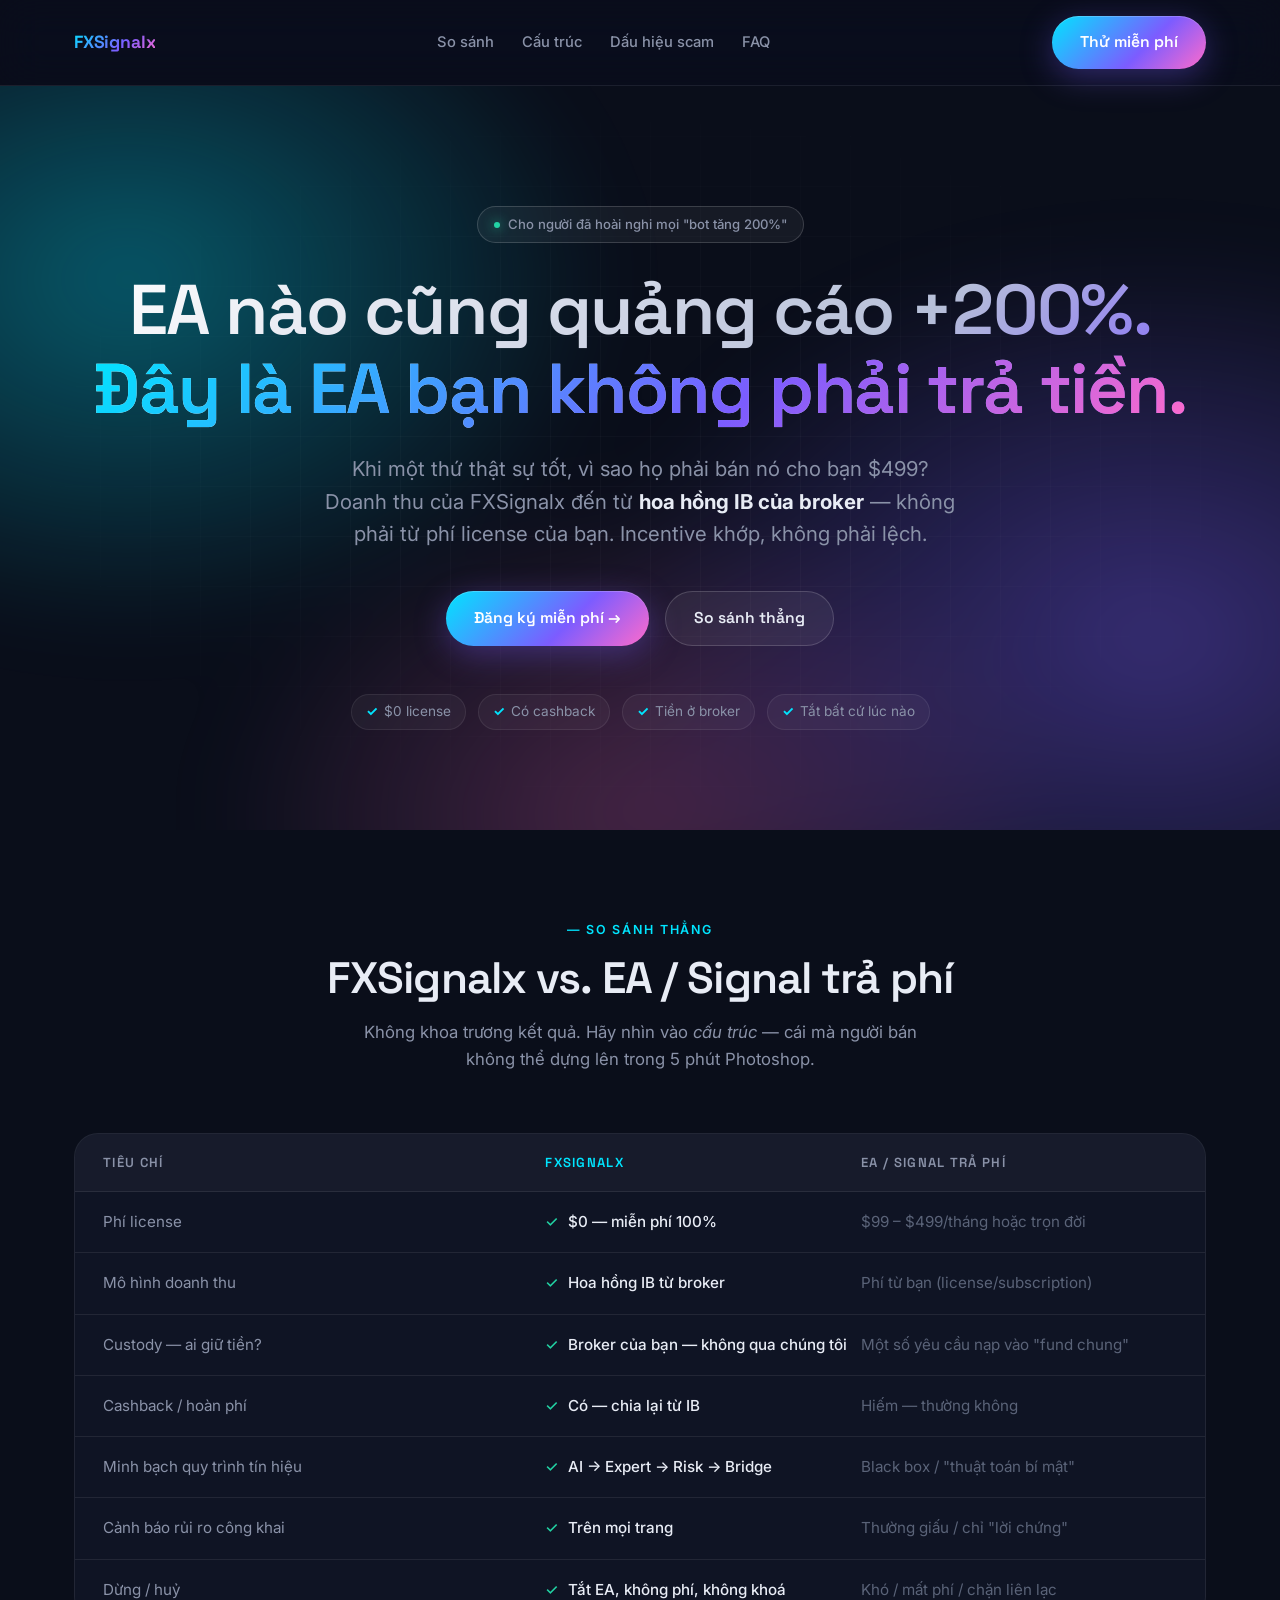
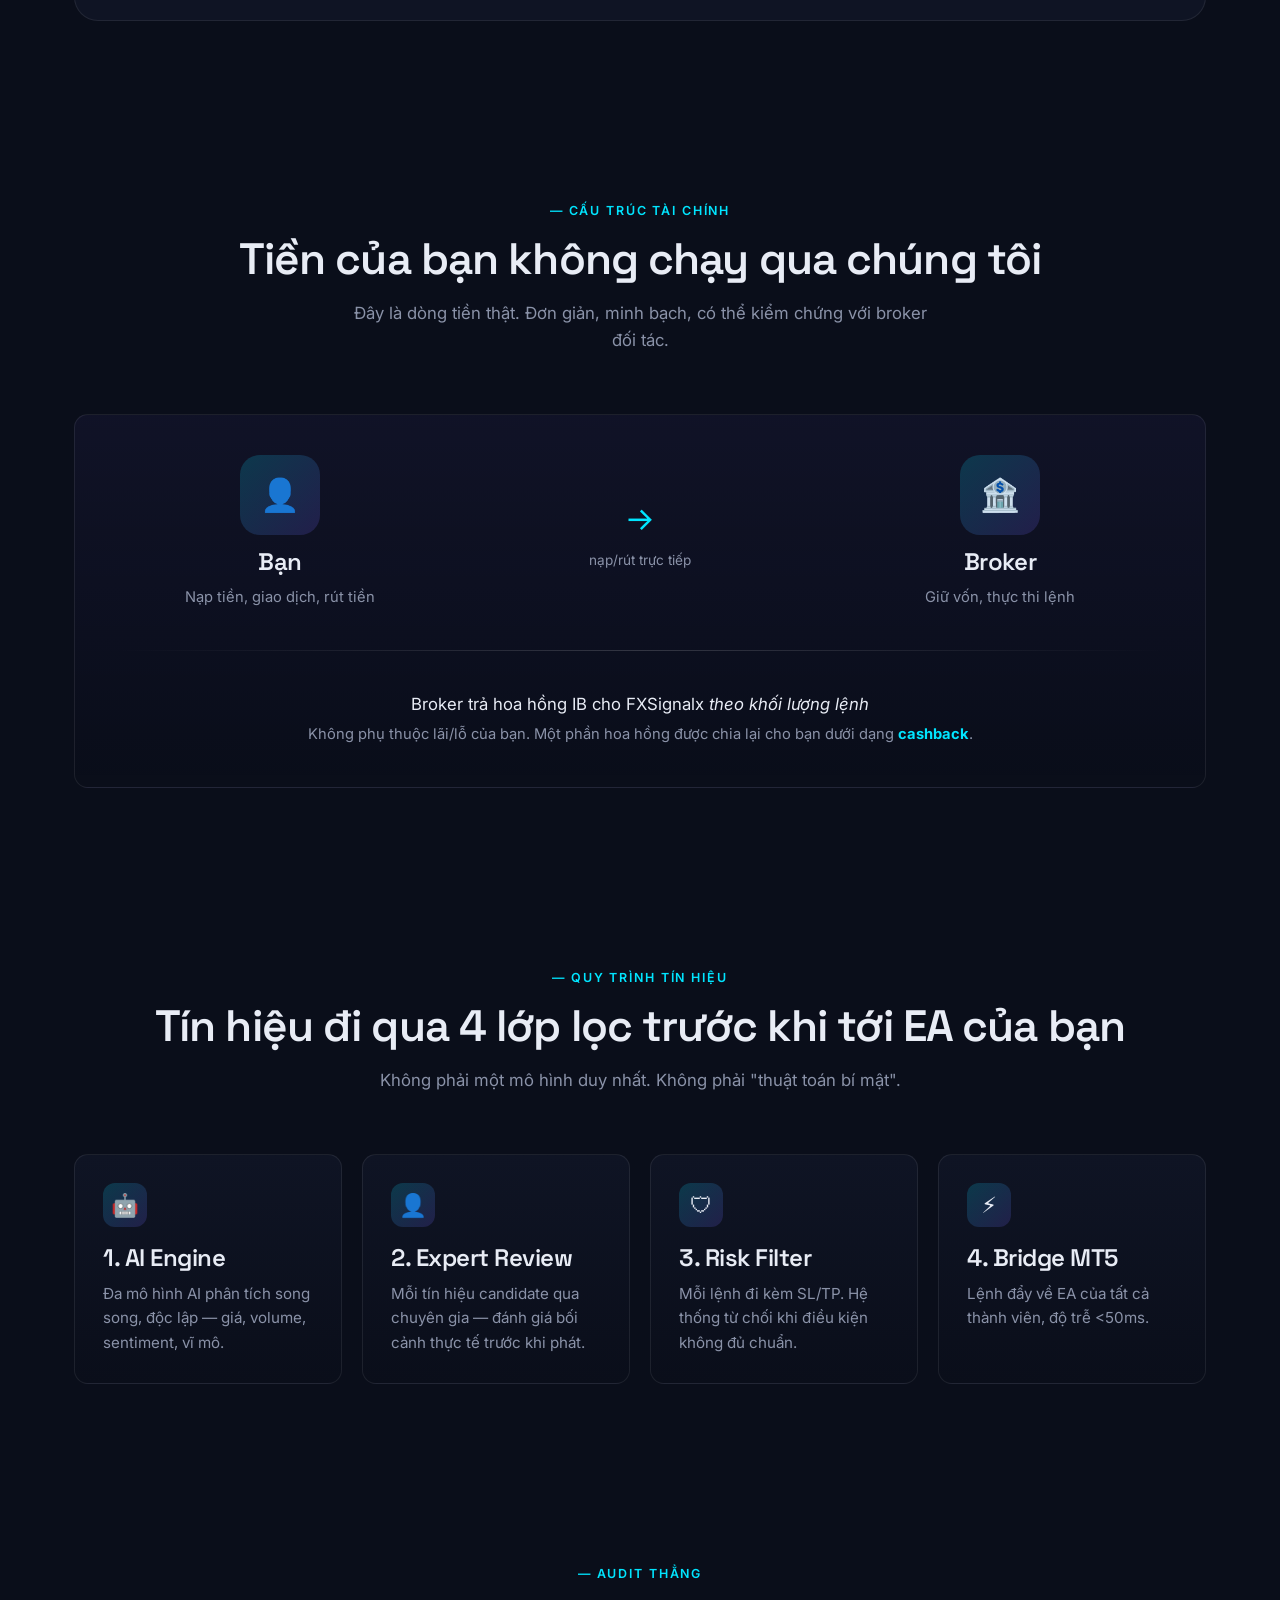
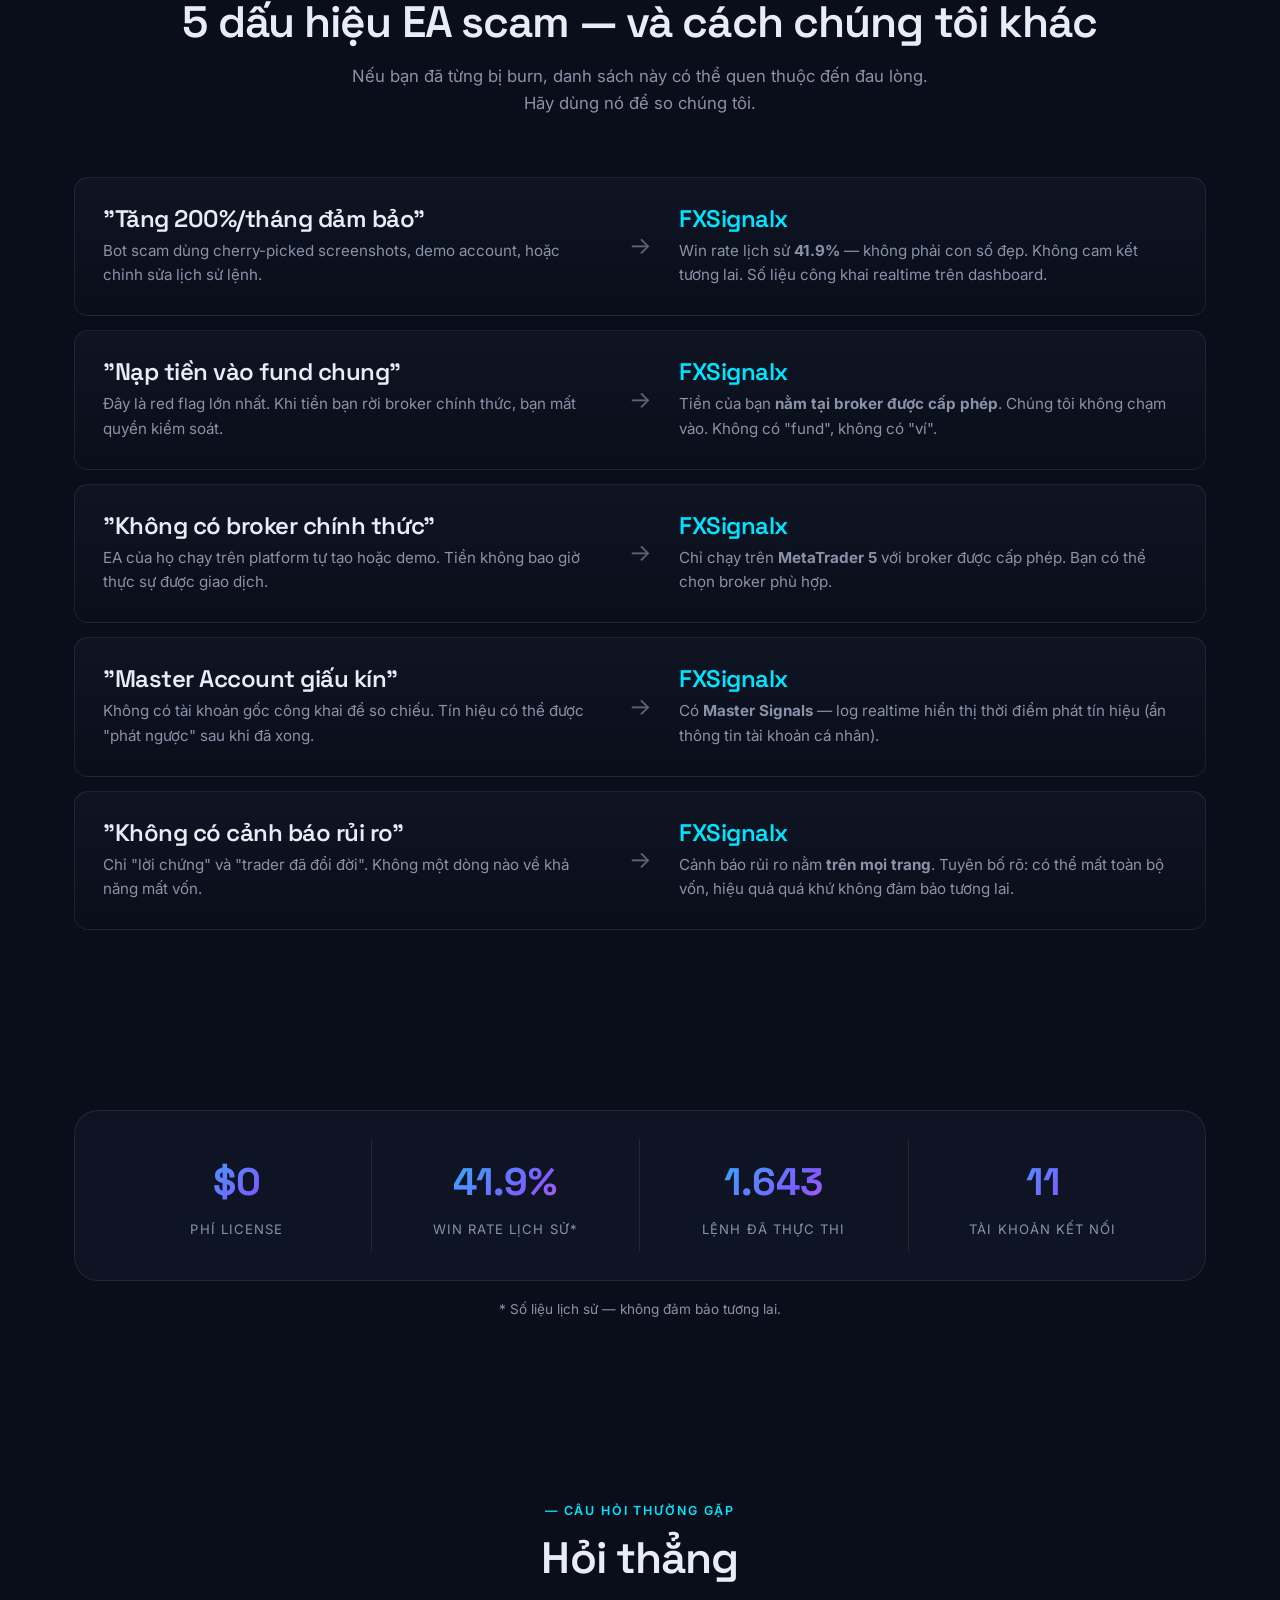
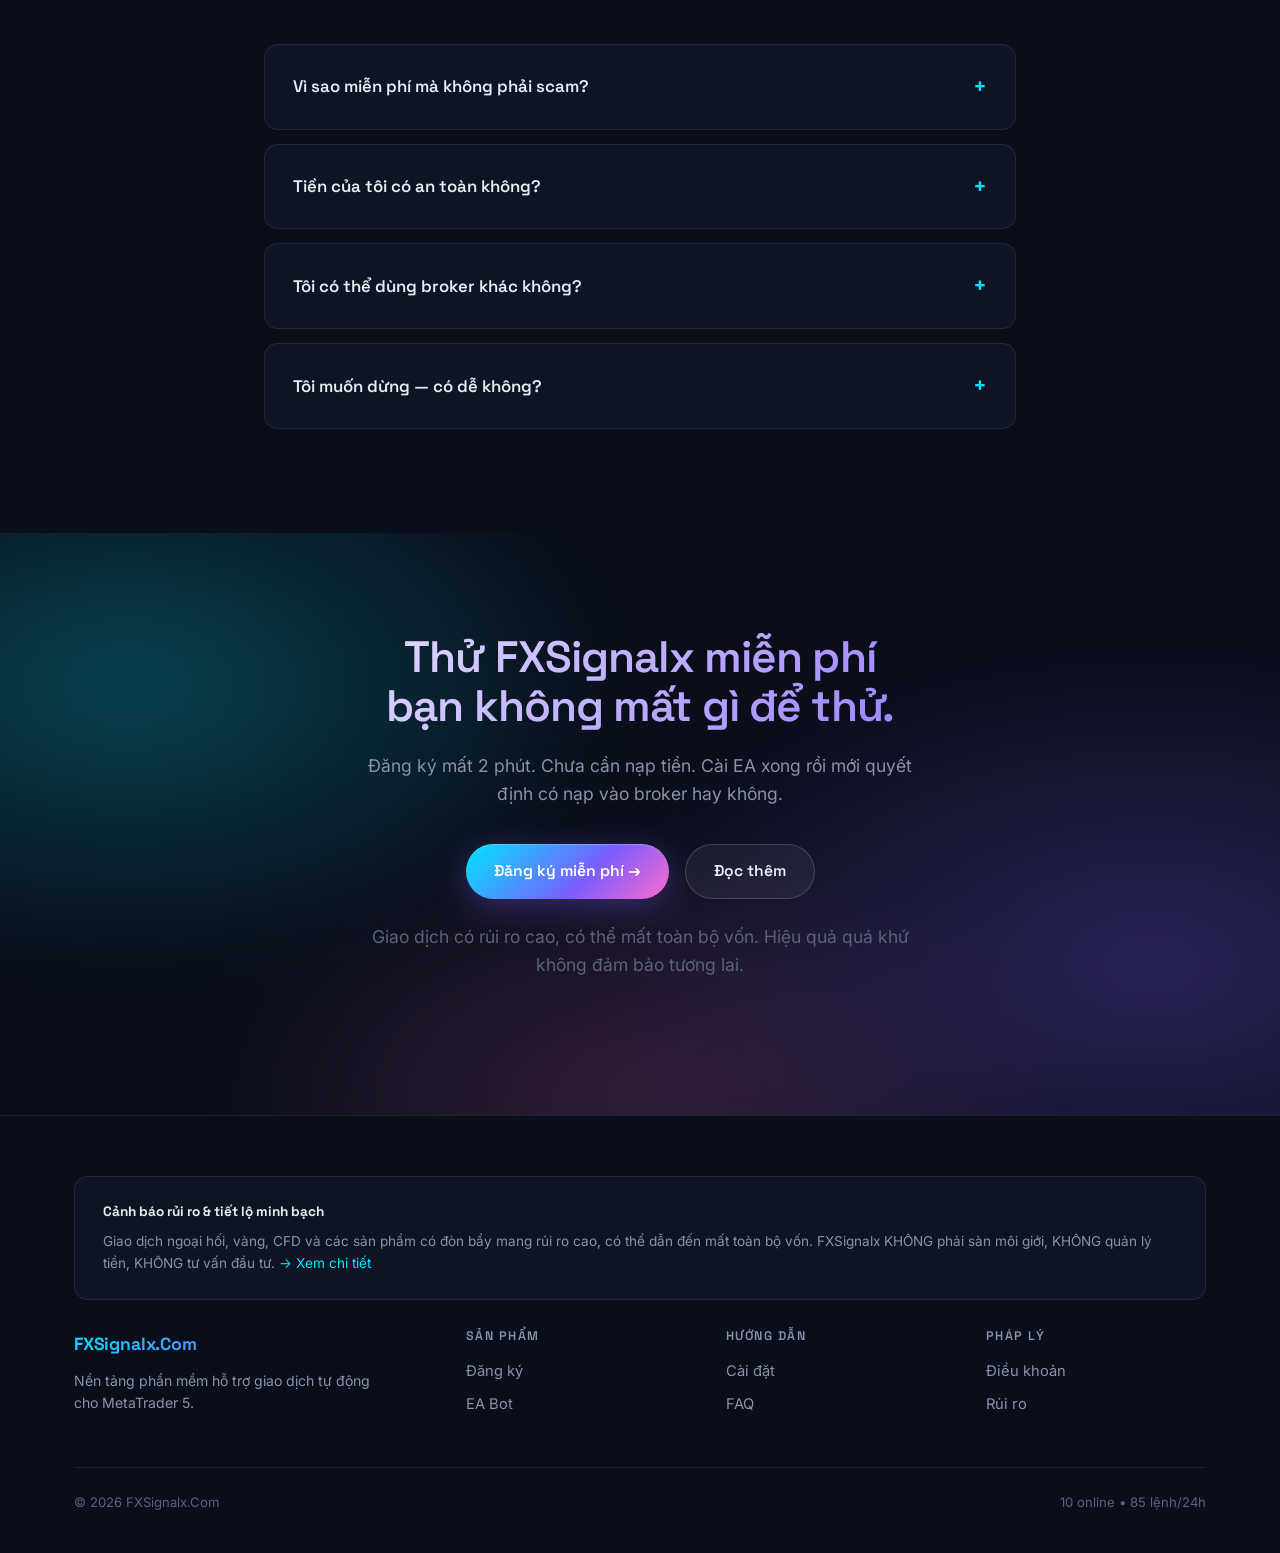
<file: stage-3-solution-aware/variant-a.html>
<!DOCTYPE html>
<html lang="vi">
<head>
<meta charset="UTF-8">
<meta name="viewport" content="width=device-width, initial-scale=1.0">
<title>EA bạn không phải trả tiền — FXSignalx</title>
<meta name="description" content="EA truyền thống bán $499. FXSignalx miễn phí — doanh thu từ IB của broker, không phải từ túi bạn.">
<link rel="stylesheet" href="../shared/style-variant-a.css">
</head>
<body>

<header class="nav">
  <div class="nav-inner">
    <a href="#" class="logo">FXSignalx</a>
    <nav class="nav-links">
      <a href="#compare">So sánh</a>
      <a href="#structure">Cấu trúc</a>
      <a href="#flags">Dấu hiệu scam</a>
      <a href="#faq">FAQ</a>
    </nav>
    <a href="https://fxsignalx.com/dang-ky" class="btn btn-primary">Thử miễn phí</a>
  </div>
</header>

<!-- ===================== HERO ===================== -->
<section class="hero">
  <div class="aurora"></div>
  <div class="grid-bg"></div>
  <div class="container">
    <div class="eyebrow">Cho người đã hoài nghi mọi "bot tăng 200%"</div>
    <h1>EA nào cũng quảng cáo +200%.<br><span class="grad">Đây là EA bạn không phải trả tiền.</span></h1>
    <p class="lead">
      Khi một thứ thật sự tốt, vì sao họ phải bán nó cho bạn $499? Doanh thu của FXSignalx đến từ
      <strong style="color:var(--fg)">hoa hồng IB của broker</strong> — không phải từ phí license của bạn.
      Incentive khớp, không phải lệch.
    </p>
    <div class="hero-cta">
      <a href="https://fxsignalx.com/dang-ky" class="btn btn-primary">Đăng ký miễn phí →</a>
      <a href="#compare" class="btn btn-secondary">So sánh thẳng</a>
    </div>
    <div class="hero-badges">
      <span>$0 license</span>
      <span>Có cashback</span>
      <span>Tiền ở broker</span>
      <span>Tắt bất cứ lúc nào</span>
    </div>
  </div>
</section>

<!-- ===================== COMPARISON ===================== -->
<section class="section" id="compare">
  <div class="container">
    <div class="section-head">
      <div class="label">— So sánh thẳng</div>
      <h2>FXSignalx vs. EA / Signal trả phí</h2>
      <p>Không khoa trương kết quả. Hãy nhìn vào <em>cấu trúc</em> — cái mà người bán không thể dựng lên trong 5 phút Photoshop.</p>
    </div>
    <div class="compare">
      <div class="compare-row head">
        <div>Tiêu chí</div>
        <div class="ours">FXSignalx</div>
        <div>EA / Signal trả phí</div>
      </div>
      <div class="compare-row">
        <div class="compare-cell feature">Phí license</div>
        <div class="compare-cell ours"><span class="check">✓</span> $0 — miễn phí 100%</div>
        <div class="compare-cell them">$99 – $499/tháng hoặc trọn đời</div>
      </div>
      <div class="compare-row">
        <div class="compare-cell feature">Mô hình doanh thu</div>
        <div class="compare-cell ours"><span class="check">✓</span> Hoa hồng IB từ broker</div>
        <div class="compare-cell them">Phí từ bạn (license/subscription)</div>
      </div>
      <div class="compare-row">
        <div class="compare-cell feature">Custody — ai giữ tiền?</div>
        <div class="compare-cell ours"><span class="check">✓</span> Broker của bạn — không qua chúng tôi</div>
        <div class="compare-cell them">Một số yêu cầu nạp vào "fund chung"</div>
      </div>
      <div class="compare-row">
        <div class="compare-cell feature">Cashback / hoàn phí</div>
        <div class="compare-cell ours"><span class="check">✓</span> Có — chia lại từ IB</div>
        <div class="compare-cell them">Hiếm — thường không</div>
      </div>
      <div class="compare-row">
        <div class="compare-cell feature">Minh bạch quy trình tín hiệu</div>
        <div class="compare-cell ours"><span class="check">✓</span> AI → Expert → Risk → Bridge</div>
        <div class="compare-cell them">Black box / "thuật toán bí mật"</div>
      </div>
      <div class="compare-row">
        <div class="compare-cell feature">Cảnh báo rủi ro công khai</div>
        <div class="compare-cell ours"><span class="check">✓</span> Trên mọi trang</div>
        <div class="compare-cell them">Thường giấu / chỉ "lời chứng"</div>
      </div>
      <div class="compare-row">
        <div class="compare-cell feature">Dừng / huỷ</div>
        <div class="compare-cell ours"><span class="check">✓</span> Tắt EA, không phí, không khoá</div>
        <div class="compare-cell them">Khó / mất phí / chặn liên lạc</div>
      </div>
    </div>
  </div>
</section>

<!-- ===================== STRUCTURE ===================== -->
<section class="section" id="structure">
  <div class="container">
    <div class="section-head">
      <div class="label">— Cấu trúc tài chính</div>
      <h2>Tiền của bạn <span class="grad">không chạy qua chúng tôi</span></h2>
      <p>Đây là dòng tiền thật. Đơn giản, minh bạch, có thể kiểm chứng với broker đối tác.</p>
    </div>
    <div class="card" style="padding: 40px; background: linear-gradient(180deg, rgba(124,92,255,0.06), transparent);">
      <div style="display: grid; grid-template-columns: 1fr 1fr 1fr; gap: 30px; align-items: center; text-align: center;">
        <div>
          <div style="width: 80px; height: 80px; margin: 0 auto 14px; border-radius: 20px; background: var(--accent-grad-soft); display: flex; align-items: center; justify-content: center; font-size: 2rem;">👤</div>
          <h3>Bạn</h3>
          <p style="font-size: 0.92rem; margin-top: 6px;">Nạp tiền, giao dịch, rút tiền</p>
        </div>
        <div style="text-align: center;">
          <div style="font-size: 2rem; color: var(--cyan);">→</div>
          <p style="font-size: 0.85rem; margin-top: 6px; color: var(--fg-muted);">nạp/rút trực tiếp</p>
        </div>
        <div>
          <div style="width: 80px; height: 80px; margin: 0 auto 14px; border-radius: 20px; background: var(--accent-grad-soft); display: flex; align-items: center; justify-content: center; font-size: 2rem;">🏦</div>
          <h3>Broker</h3>
          <p style="font-size: 0.92rem; margin-top: 6px;">Giữ vốn, thực thi lệnh</p>
        </div>
      </div>
      <div class="divider"></div>
      <div style="text-align: center;">
        <p style="color: var(--fg); font-size: 1.05rem; margin-bottom: 6px;">Broker trả hoa hồng IB cho FXSignalx <em>theo khối lượng lệnh</em></p>
        <p style="font-size: 0.92rem;">Không phụ thuộc lãi/lỗ của bạn. Một phần hoa hồng được chia lại cho bạn dưới dạng <strong style="color:var(--cyan);">cashback</strong>.</p>
      </div>
    </div>
  </div>
</section>

<!-- ===================== SIGNAL PROCESS ===================== -->
<section class="section">
  <div class="container">
    <div class="section-head">
      <div class="label">— Quy trình tín hiệu</div>
      <h2>Tín hiệu đi qua <span class="grad">4 lớp lọc</span> trước khi tới EA của bạn</h2>
      <p>Không phải một mô hình duy nhất. Không phải "thuật toán bí mật".</p>
    </div>
    <div class="grid grid-4">
      <div class="card">
        <div class="icon">🤖</div>
        <h3>1. AI Engine</h3>
        <p>Đa mô hình AI phân tích song song, độc lập — giá, volume, sentiment, vĩ mô.</p>
      </div>
      <div class="card">
        <div class="icon">👤</div>
        <h3>2. Expert Review</h3>
        <p>Mỗi tín hiệu candidate qua chuyên gia — đánh giá bối cảnh thực tế trước khi phát.</p>
      </div>
      <div class="card">
        <div class="icon">🛡</div>
        <h3>3. Risk Filter</h3>
        <p>Mỗi lệnh đi kèm SL/TP. Hệ thống từ chối khi điều kiện không đủ chuẩn.</p>
      </div>
      <div class="card">
        <div class="icon">⚡</div>
        <h3>4. Bridge MT5</h3>
        <p>Lệnh đẩy về EA của tất cả thành viên, độ trễ &lt;50ms.</p>
      </div>
    </div>
  </div>
</section>

<!-- ===================== RED FLAGS ===================== -->
<section class="section" id="flags">
  <div class="container">
    <div class="section-head">
      <div class="label">— Audit thẳng</div>
      <h2>5 dấu hiệu EA scam — và cách chúng tôi khác</h2>
      <p>Nếu bạn đã từng bị burn, danh sách này có thể quen thuộc đến đau lòng. Hãy dùng nó để so chúng tôi.</p>
    </div>
    <div class="grid" style="gap: 14px;">
      <div class="card" style="display: grid; grid-template-columns: 1fr auto 1fr; gap: 28px; align-items: center;">
        <div>
          <h3 style="margin-bottom: 6px;">"Tăng 200%/tháng đảm bảo"</h3>
          <p>Bot scam dùng cherry-picked screenshots, demo account, hoặc chỉnh sửa lịch sử lệnh.</p>
        </div>
        <div style="font-size: 1.5rem; color: var(--fg-dim);">→</div>
        <div>
          <h3 style="margin-bottom: 6px; color: var(--cyan);">FXSignalx</h3>
          <p>Win rate lịch sử <strong>41.9%</strong> — không phải con số đẹp. Không cam kết tương lai. Số liệu công khai realtime trên dashboard.</p>
        </div>
      </div>
      <div class="card" style="display: grid; grid-template-columns: 1fr auto 1fr; gap: 28px; align-items: center;">
        <div>
          <h3 style="margin-bottom: 6px;">"Nạp tiền vào fund chung"</h3>
          <p>Đây là red flag lớn nhất. Khi tiền bạn rời broker chính thức, bạn mất quyền kiểm soát.</p>
        </div>
        <div style="font-size: 1.5rem; color: var(--fg-dim);">→</div>
        <div>
          <h3 style="margin-bottom: 6px; color: var(--cyan);">FXSignalx</h3>
          <p>Tiền của bạn <strong>nằm tại broker được cấp phép</strong>. Chúng tôi không chạm vào. Không có "fund", không có "ví".</p>
        </div>
      </div>
      <div class="card" style="display: grid; grid-template-columns: 1fr auto 1fr; gap: 28px; align-items: center;">
        <div>
          <h3 style="margin-bottom: 6px;">"Không có broker chính thức"</h3>
          <p>EA của họ chạy trên platform tự tạo hoặc demo. Tiền không bao giờ thực sự được giao dịch.</p>
        </div>
        <div style="font-size: 1.5rem; color: var(--fg-dim);">→</div>
        <div>
          <h3 style="margin-bottom: 6px; color: var(--cyan);">FXSignalx</h3>
          <p>Chỉ chạy trên <strong>MetaTrader 5</strong> với broker được cấp phép. Bạn có thể chọn broker phù hợp.</p>
        </div>
      </div>
      <div class="card" style="display: grid; grid-template-columns: 1fr auto 1fr; gap: 28px; align-items: center;">
        <div>
          <h3 style="margin-bottom: 6px;">"Master Account giấu kín"</h3>
          <p>Không có tài khoản gốc công khai để so chiếu. Tín hiệu có thể được "phát ngược" sau khi đã xong.</p>
        </div>
        <div style="font-size: 1.5rem; color: var(--fg-dim);">→</div>
        <div>
          <h3 style="margin-bottom: 6px; color: var(--cyan);">FXSignalx</h3>
          <p>Có <strong>Master Signals</strong> — log realtime hiển thị thời điểm phát tín hiệu (ẩn thông tin tài khoản cá nhân).</p>
        </div>
      </div>
      <div class="card" style="display: grid; grid-template-columns: 1fr auto 1fr; gap: 28px; align-items: center;">
        <div>
          <h3 style="margin-bottom: 6px;">"Không có cảnh báo rủi ro"</h3>
          <p>Chỉ "lời chứng" và "trader đã đổi đời". Không một dòng nào về khả năng mất vốn.</p>
        </div>
        <div style="font-size: 1.5rem; color: var(--fg-dim);">→</div>
        <div>
          <h3 style="margin-bottom: 6px; color: var(--cyan);">FXSignalx</h3>
          <p>Cảnh báo rủi ro nằm <strong>trên mọi trang</strong>. Tuyên bố rõ: có thể mất toàn bộ vốn, hiệu quả quá khứ không đảm bảo tương lai.</p>
        </div>
      </div>
    </div>
  </div>
</section>

<!-- ===================== STATS ===================== -->
<section class="section">
  <div class="container">
    <div class="stats">
      <div class="stat"><div class="stat-num">$0</div><div class="stat-label">Phí license</div></div>
      <div class="stat"><div class="stat-num">41.9%</div><div class="stat-label">Win rate lịch sử*</div></div>
      <div class="stat"><div class="stat-num">1.643</div><div class="stat-label">Lệnh đã thực thi</div></div>
      <div class="stat"><div class="stat-num">11</div><div class="stat-label">Tài khoản kết nối</div></div>
    </div>
    <p class="muted" style="text-align: center; font-size: 0.85rem; margin-top: 18px;">* Số liệu lịch sử — không đảm bảo tương lai.</p>
  </div>
</section>

<!-- ===================== FAQ ===================== -->
<section class="section" id="faq">
  <div class="container" style="max-width: 800px;">
    <div class="section-head">
      <div class="label">— Câu hỏi thường gặp</div>
      <h2>Hỏi thẳng</h2>
    </div>
    <details class="faq-item">
      <summary>Vì sao miễn phí mà không phải scam?</summary>
      <p>Vì doanh thu của chúng tôi không đến từ bạn. Khi bạn giao dịch qua broker đối tác, broker trả hoa hồng IB cho chúng tôi theo khối lượng — không phụ thuộc lãi/lỗ của bạn. Đây là mô hình kinh doanh chuẩn của ngành IB.</p>
    </details>
    <details class="faq-item">
      <summary>Tiền của tôi có an toàn không?</summary>
      <p>Tiền của bạn nằm tại broker — không qua FXSignalx. Bạn nạp/rút trực tiếp với broker. Chúng tôi chỉ phát tín hiệu để EA của bạn thực thi.</p>
    </details>
    <details class="faq-item">
      <summary>Tôi có thể dùng broker khác không?</summary>
      <p>EA hỗ trợ MT5 — vì vậy bạn có thể dùng nhiều broker có MT5. Tuy nhiên, để được hoàn phí (cashback), bạn cần dùng broker đối tác. Danh sách broker đối tác hiển thị sau khi đăng ký.</p>
    </details>
    <details class="faq-item">
      <summary>Tôi muốn dừng — có dễ không?</summary>
      <p>Tắt EA trong MT5, đóng các lệnh đang mở (nếu muốn), và rút tiền trực tiếp với broker. Không phí huỷ, không hợp đồng ràng buộc.</p>
    </details>
  </div>
</section>

<!-- ===================== CTA ===================== -->
<section class="cta-section">
  <div class="aurora"></div>
  <div class="container" style="position: relative; z-index: 1;">
    <h2>Thử FXSignalx miễn phí<br>bạn không mất gì để thử.</h2>
    <p>Đăng ký mất 2 phút. Chưa cần nạp tiền. Cài EA xong rồi mới quyết định có nạp vào broker hay không.</p>
    <div class="hero-cta">
      <a href="https://fxsignalx.com/dang-ky" class="btn btn-primary">Đăng ký miễn phí →</a>
      <a href="https://fxsignalx.com/cach-hoat-dong" class="btn btn-secondary">Đọc thêm</a>
    </div>
    <p class="cta-disclaimer">Giao dịch có rủi ro cao, có thể mất toàn bộ vốn. Hiệu quả quá khứ không đảm bảo tương lai.</p>
  </div>
</section>

<!-- ===================== FOOTER ===================== -->
<footer class="footer">
  <div class="container">
    <div class="footer-risk">
      <strong>Cảnh báo rủi ro & tiết lộ minh bạch</strong>
      Giao dịch ngoại hối, vàng, CFD và các sản phẩm có đòn bẩy mang rủi ro cao, có thể dẫn đến mất toàn bộ vốn.
      FXSignalx KHÔNG phải sàn môi giới, KHÔNG quản lý tiền, KHÔNG tư vấn đầu tư.
      <a href="https://fxsignalx.com/canh-bao-rui-ro">→ Xem chi tiết</a>
    </div>
    <div class="footer-grid">
      <div class="footer-brand">
        <div class="logo">FXSignalx.Com</div>
        <p>Nền tảng phần mềm hỗ trợ giao dịch tự động cho MetaTrader 5.</p>
      </div>
      <div class="footer-col"><h4>Sản phẩm</h4><a href="https://fxsignalx.com/dang-ky">Đăng ký</a><a href="https://fxsignalx.com/ea-bot">EA Bot</a></div>
      <div class="footer-col"><h4>Hướng dẫn</h4><a href="https://fxsignalx.com/cai-dat">Cài đặt</a><a href="https://fxsignalx.com/faq">FAQ</a></div>
      <div class="footer-col"><h4>Pháp lý</h4><a href="https://fxsignalx.com/dieu-khoan">Điều khoản</a><a href="https://fxsignalx.com/canh-bao-rui-ro">Rủi ro</a></div>
    </div>
    <div class="footer-bottom"><span>© 2026 FXSignalx.Com</span><span>10 online • 85 lệnh/24h</span></div>
  </div>
</footer>

</body>
</html>
</file>
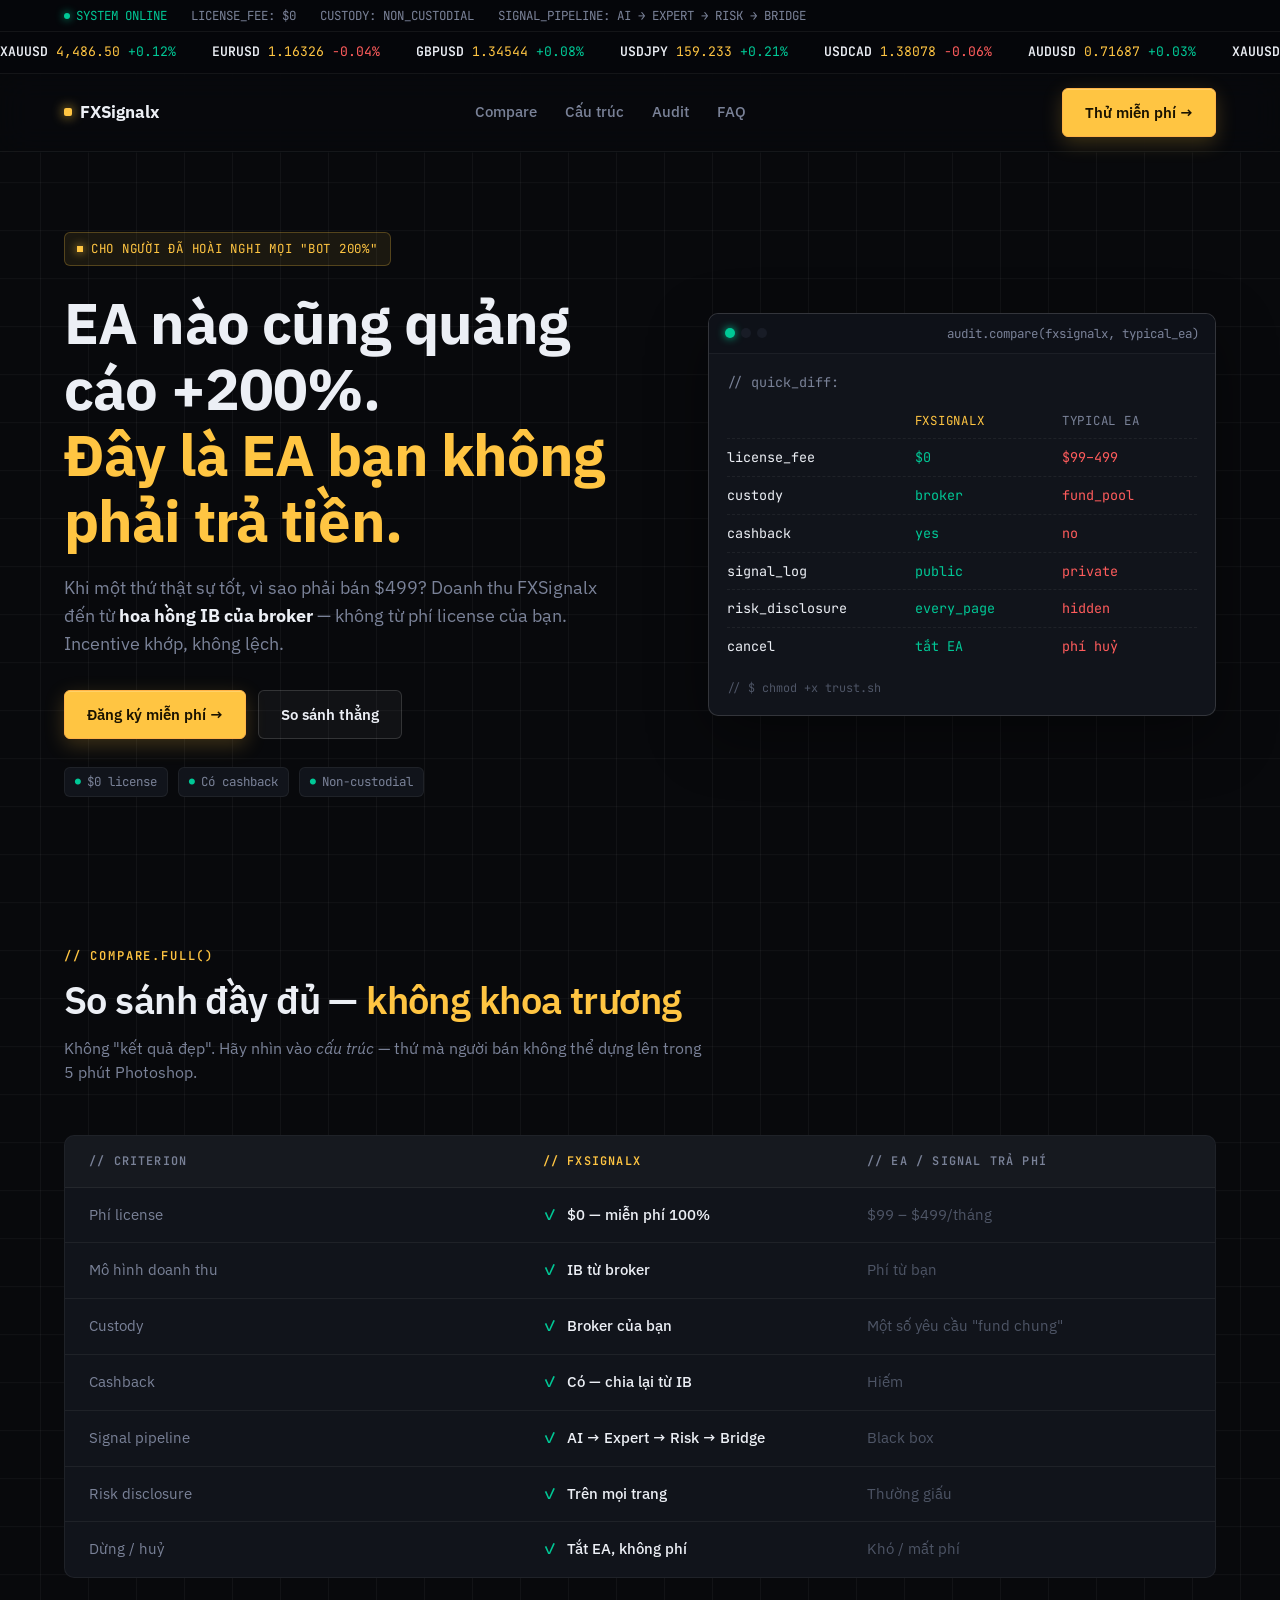
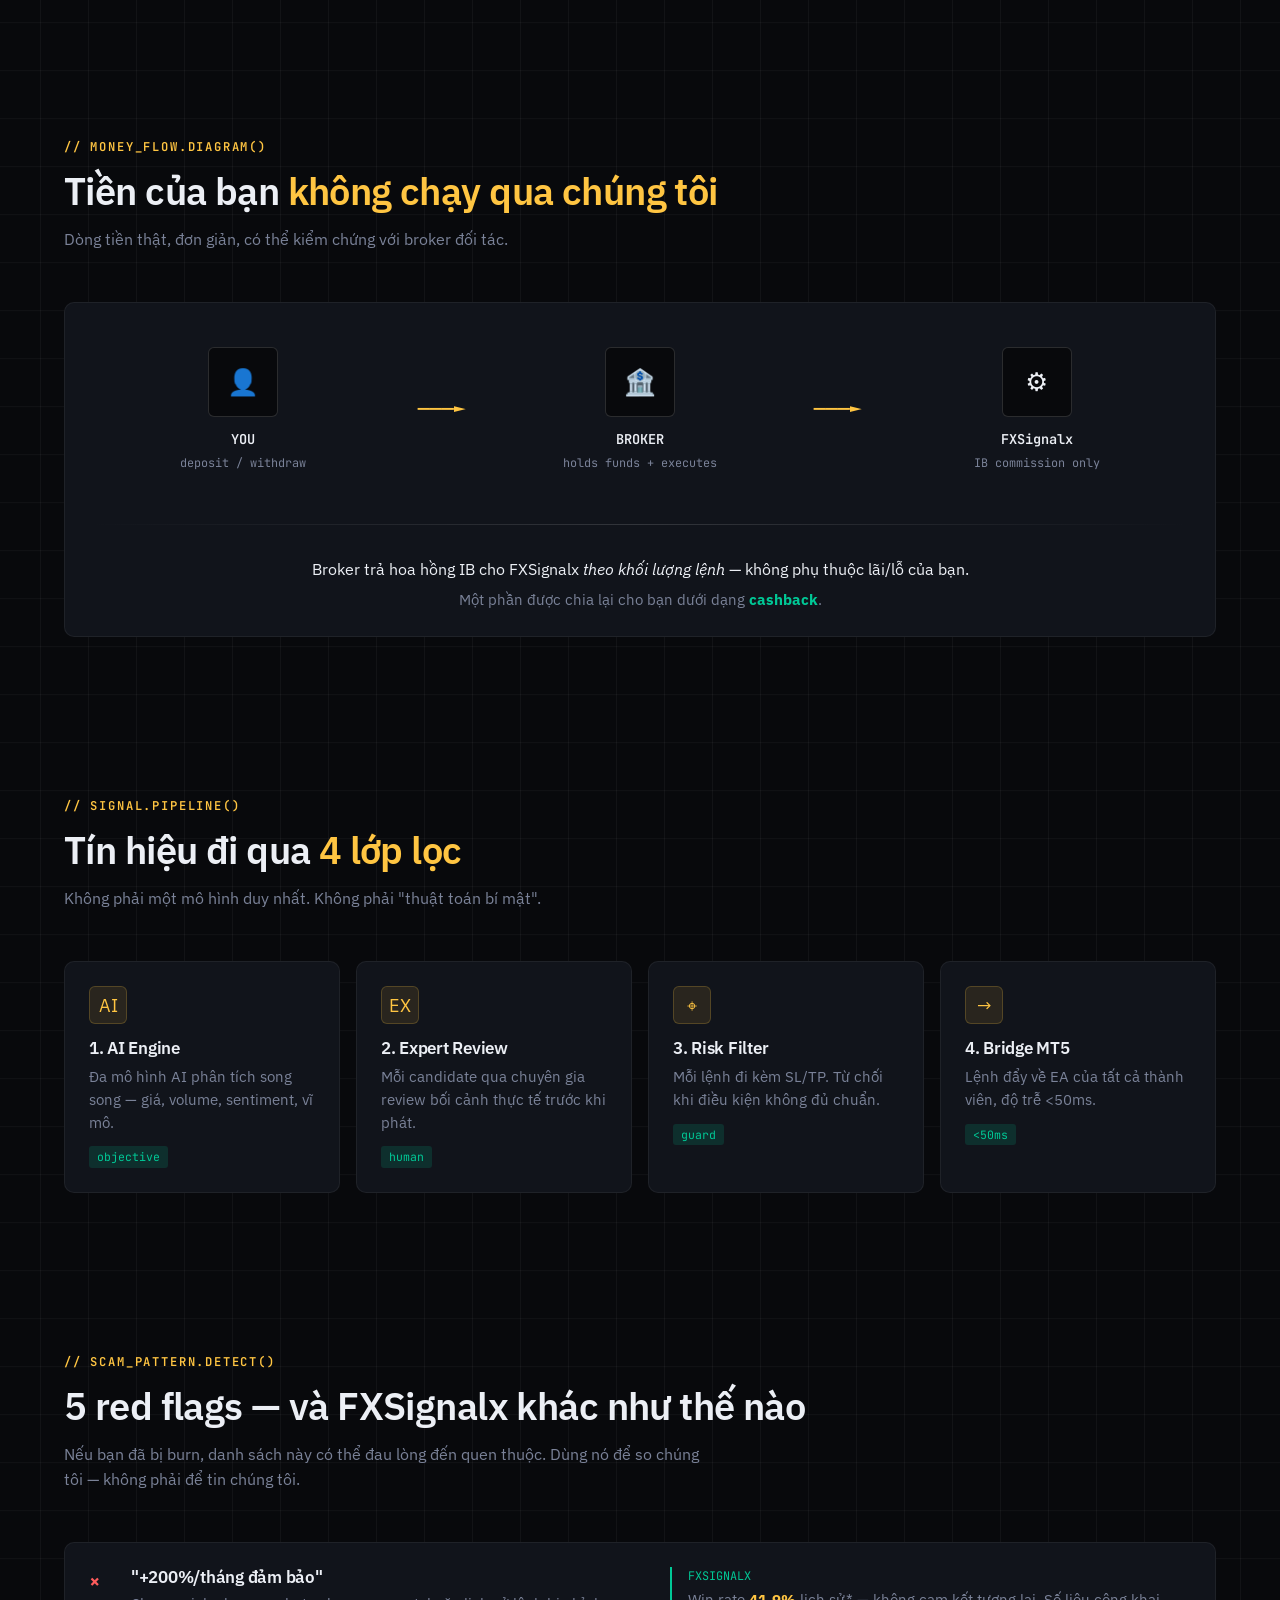
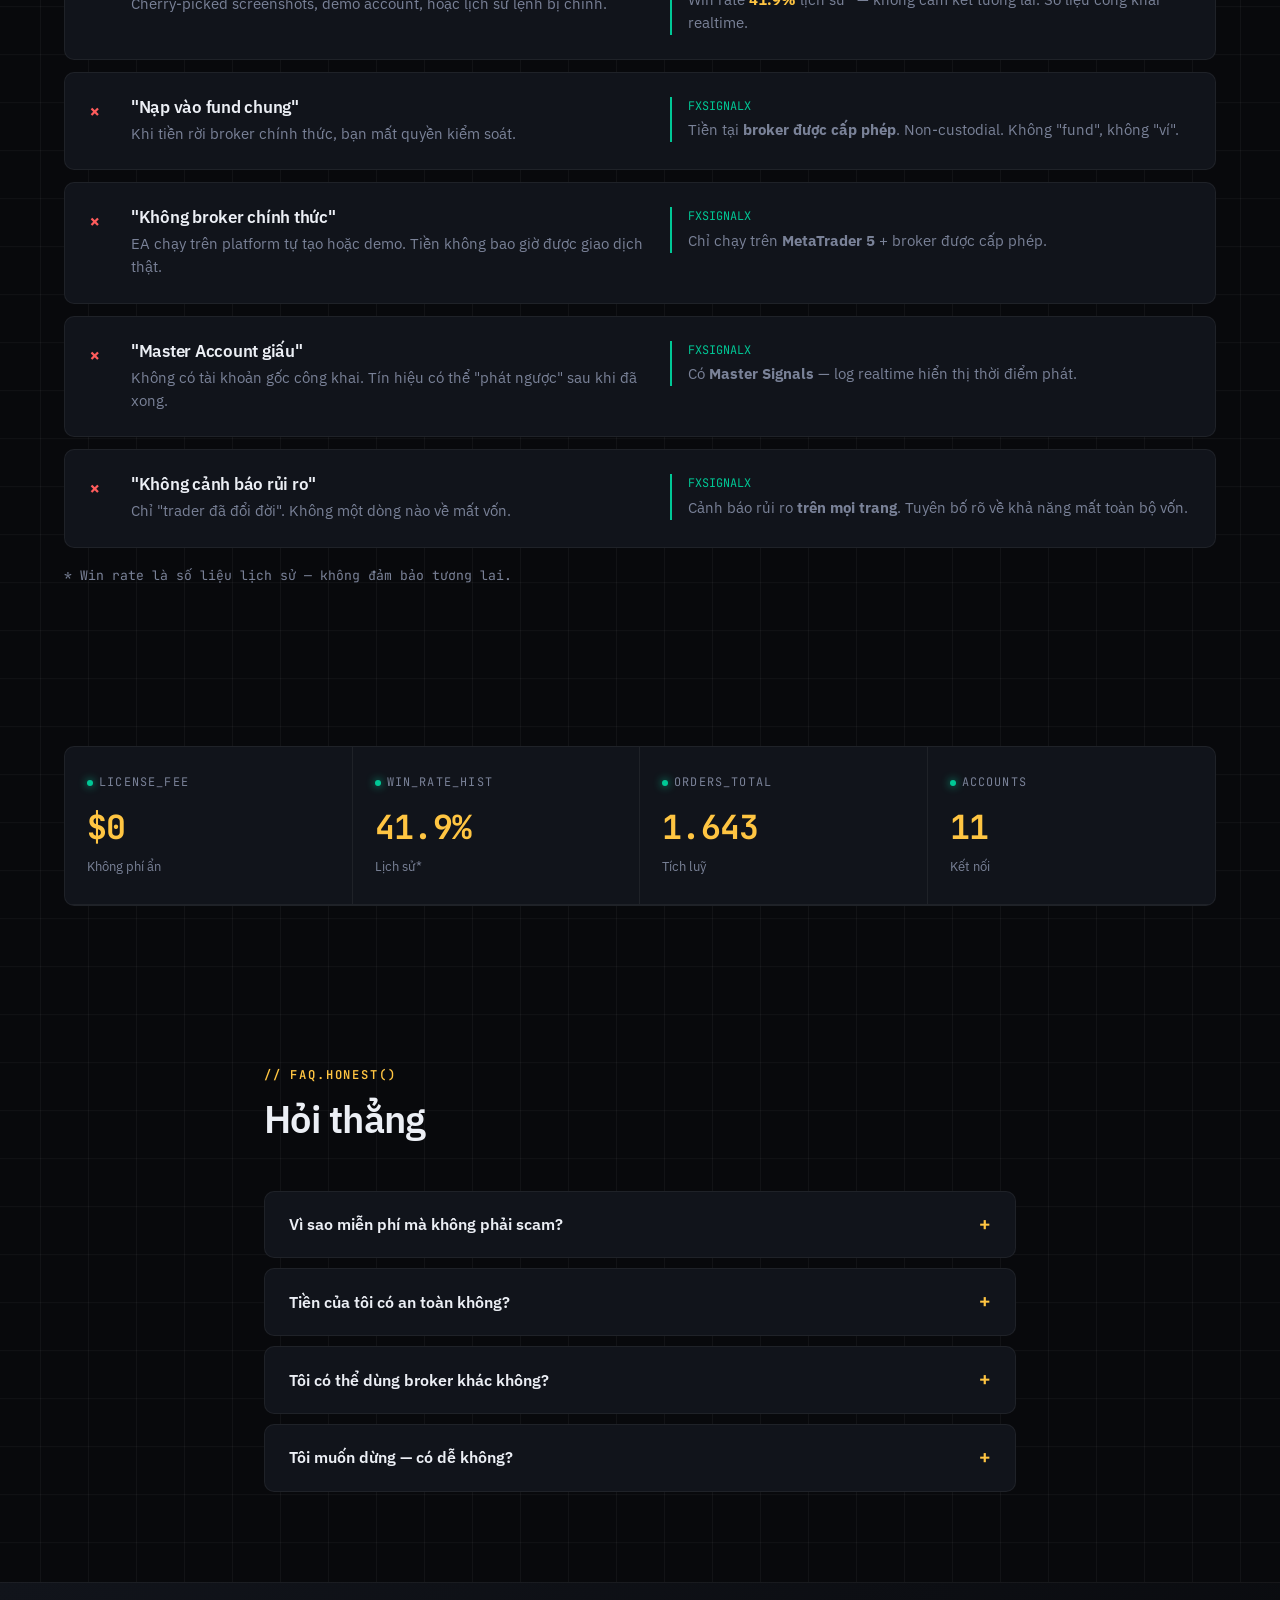
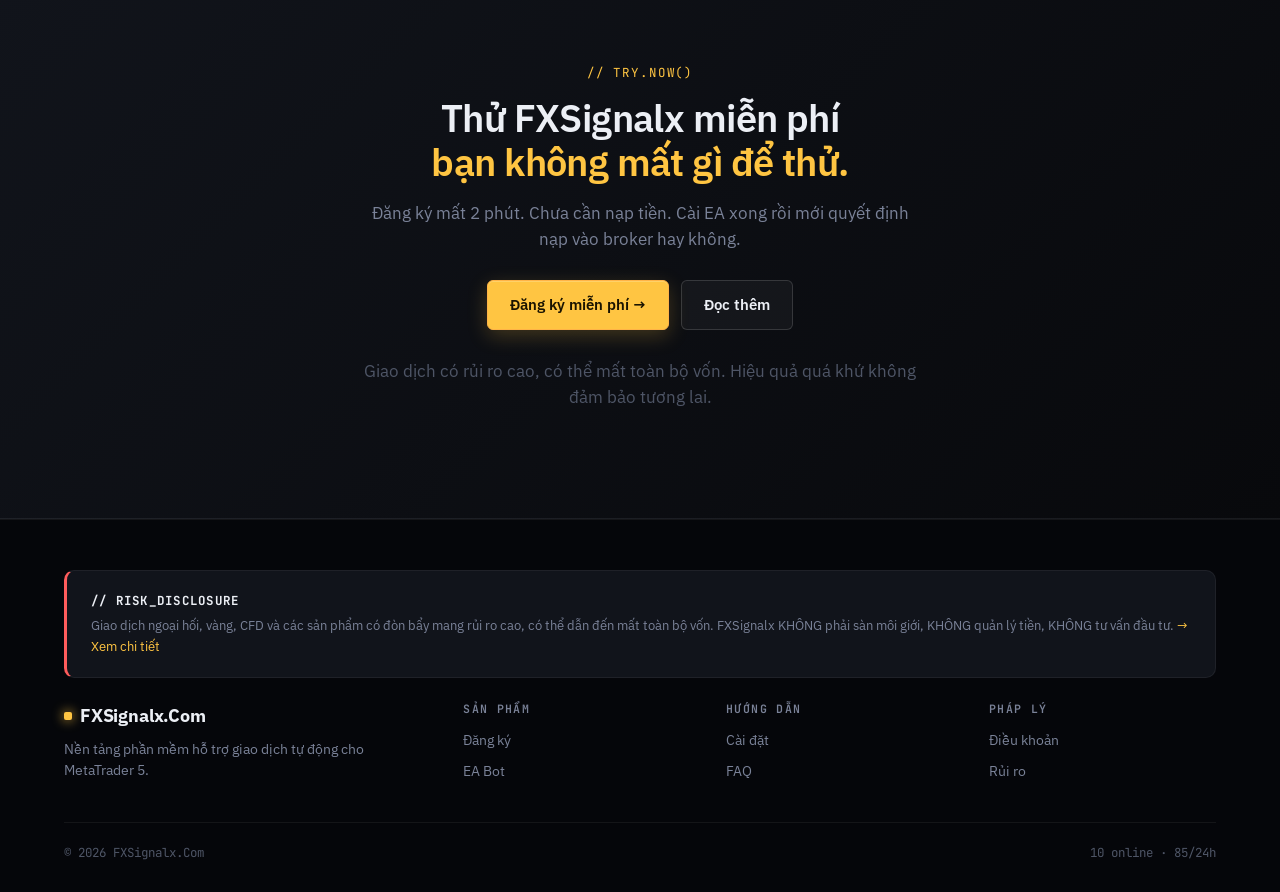
<file: stage-3-solution-aware/variant-b.html>
<!DOCTYPE html>
<html lang="vi">
<head>
<meta charset="UTF-8">
<meta name="viewport" content="width=device-width, initial-scale=1.0">
<title>EA bạn không phải trả tiền — FXSignalx</title>
<meta name="description" content="Audit thẳng: FXSignalx vs EA truyền thống. Cấu trúc minh bạch, không cherry-picked screenshots.">
<link rel="stylesheet" href="../shared/style-variant-b.css">
</head>
<body>

<div class="status-bar">
  <div class="status-inner">
    <span class="status-item online"><span class="dot"></span> SYSTEM ONLINE</span>
    <span class="status-item">LICENSE_FEE: $0</span>
    <span class="status-item">CUSTODY: NON_CUSTODIAL</span>
    <span class="status-item">SIGNAL_PIPELINE: AI → EXPERT → RISK → BRIDGE</span>
  </div>
</div>

<div class="ticker">
  <div class="ticker-track">
    <span class="ticker-item"><span class="sym">XAUUSD</span> <span class="price">4,486.50</span> <span class="chg up">+0.12%</span></span>
    <span class="ticker-item"><span class="sym">EURUSD</span> <span class="price">1.16326</span> <span class="chg down">−0.04%</span></span>
    <span class="ticker-item"><span class="sym">GBPUSD</span> <span class="price">1.34544</span> <span class="chg up">+0.08%</span></span>
    <span class="ticker-item"><span class="sym">USDJPY</span> <span class="price">159.233</span> <span class="chg up">+0.21%</span></span>
    <span class="ticker-item"><span class="sym">USDCAD</span> <span class="price">1.38078</span> <span class="chg down">−0.06%</span></span>
    <span class="ticker-item"><span class="sym">AUDUSD</span> <span class="price">0.71687</span> <span class="chg up">+0.03%</span></span>
    <span class="ticker-item"><span class="sym">XAUUSD</span> <span class="price">4,486.50</span> <span class="chg up">+0.12%</span></span>
    <span class="ticker-item"><span class="sym">EURUSD</span> <span class="price">1.16326</span> <span class="chg down">−0.04%</span></span>
    <span class="ticker-item"><span class="sym">GBPUSD</span> <span class="price">1.34544</span> <span class="chg up">+0.08%</span></span>
    <span class="ticker-item"><span class="sym">USDJPY</span> <span class="price">159.233</span> <span class="chg up">+0.21%</span></span>
  </div>
</div>

<header class="nav">
  <div class="nav-inner">
    <a href="#" class="logo"><span class="dot"></span> FXSignalx</a>
    <nav class="nav-links">
      <a href="#compare">Compare</a>
      <a href="#structure">Cấu trúc</a>
      <a href="#flags">Audit</a>
      <a href="#faq">FAQ</a>
    </nav>
    <a href="https://fxsignalx.com/dang-ky" class="btn btn-primary">Thử miễn phí →</a>
  </div>
</header>

<!-- ===================== HERO ===================== -->
<section class="hero">
  <div class="container">
    <div class="hero-grid">
      <div>
        <div class="eyebrow">Cho người đã hoài nghi mọi "bot 200%"</div>
        <h1>EA nào cũng quảng cáo +200%.<br><span class="accent">Đây là EA bạn không phải trả tiền.</span></h1>
        <p class="lead">
          Khi một thứ thật sự tốt, vì sao phải bán $499? Doanh thu FXSignalx đến từ
          <strong style="color:var(--fg)">hoa hồng IB của broker</strong> — không từ phí license của bạn.
          Incentive khớp, không lệch.
        </p>
        <div class="hero-cta">
          <a href="https://fxsignalx.com/dang-ky" class="btn btn-primary">Đăng ký miễn phí →</a>
          <a href="#compare" class="btn btn-secondary">So sánh thẳng</a>
        </div>
        <div class="hero-badges">
          <span>$0 license</span>
          <span>Có cashback</span>
          <span>Non-custodial</span>
        </div>
      </div>
      <div>
        <div class="terminal">
          <div class="terminal-head">
            <div class="dots"><span class="live"></span><span></span><span></span></div>
            <span class="title">audit.compare(fxsignalx, typical_ea)</span>
          </div>
          <div class="terminal-body">
            <div style="font-family: 'JetBrains Mono', monospace; font-size: 0.84rem;">
              <div style="color: var(--fg-muted); margin-bottom: 10px;">// quick_diff:</div>
              <div style="display: grid; grid-template-columns: 1.3fr 1fr 1fr; gap: 12px; padding: 8px 0; border-bottom: 1px dashed var(--border); font-size: 0.78rem; color: var(--fg-muted); text-transform: uppercase; letter-spacing: 0.06em;">
                <span></span><span class="accent">FXSignalx</span><span>Typical EA</span>
              </div>
              <div style="display: grid; grid-template-columns: 1.3fr 1fr 1fr; gap: 12px; padding: 8px 0; border-bottom: 1px dashed var(--border);">
                <span style="color: var(--fg);">license_fee</span><span class="green">$0</span><span class="red">$99–499</span>
              </div>
              <div style="display: grid; grid-template-columns: 1.3fr 1fr 1fr; gap: 12px; padding: 8px 0; border-bottom: 1px dashed var(--border);">
                <span style="color: var(--fg);">custody</span><span class="green">broker</span><span class="red">fund_pool</span>
              </div>
              <div style="display: grid; grid-template-columns: 1.3fr 1fr 1fr; gap: 12px; padding: 8px 0; border-bottom: 1px dashed var(--border);">
                <span style="color: var(--fg);">cashback</span><span class="green">yes</span><span class="red">no</span>
              </div>
              <div style="display: grid; grid-template-columns: 1.3fr 1fr 1fr; gap: 12px; padding: 8px 0; border-bottom: 1px dashed var(--border);">
                <span style="color: var(--fg);">signal_log</span><span class="green">public</span><span class="red">private</span>
              </div>
              <div style="display: grid; grid-template-columns: 1.3fr 1fr 1fr; gap: 12px; padding: 8px 0; border-bottom: 1px dashed var(--border);">
                <span style="color: var(--fg);">risk_disclosure</span><span class="green">every_page</span><span class="red">hidden</span>
              </div>
              <div style="display: grid; grid-template-columns: 1.3fr 1fr 1fr; gap: 12px; padding: 8px 0;">
                <span style="color: var(--fg);">cancel</span><span class="green">tắt EA</span><span class="red">phí huỷ</span>
              </div>
              <div style="margin-top: 14px; font-size: 0.74rem; color: var(--fg-dim);">// $ chmod +x trust.sh</div>
            </div>
          </div>
        </div>
      </div>
    </div>
  </div>
</section>

<!-- ===================== FULL COMPARISON ===================== -->
<section class="section" id="compare">
  <div class="container">
    <div class="section-head">
      <div class="label">// compare.full()</div>
      <h2>So sánh đầy đủ — <span class="accent">không khoa trương</span></h2>
      <p>Không "kết quả đẹp". Hãy nhìn vào <em>cấu trúc</em> — thứ mà người bán không thể dựng lên trong 5 phút Photoshop.</p>
    </div>
    <div class="compare">
      <div class="compare-row head">
        <div>// criterion</div>
        <div class="ours">// FXSignalx</div>
        <div>// EA / Signal trả phí</div>
      </div>
      <div class="compare-row"><div class="compare-cell feature">Phí license</div><div class="compare-cell ours"><span class="check">✓</span> $0 — miễn phí 100%</div><div class="compare-cell them">$99 – $499/tháng</div></div>
      <div class="compare-row"><div class="compare-cell feature">Mô hình doanh thu</div><div class="compare-cell ours"><span class="check">✓</span> IB từ broker</div><div class="compare-cell them">Phí từ bạn</div></div>
      <div class="compare-row"><div class="compare-cell feature">Custody</div><div class="compare-cell ours"><span class="check">✓</span> Broker của bạn</div><div class="compare-cell them">Một số yêu cầu "fund chung"</div></div>
      <div class="compare-row"><div class="compare-cell feature">Cashback</div><div class="compare-cell ours"><span class="check">✓</span> Có — chia lại từ IB</div><div class="compare-cell them">Hiếm</div></div>
      <div class="compare-row"><div class="compare-cell feature">Signal pipeline</div><div class="compare-cell ours"><span class="check">✓</span> AI → Expert → Risk → Bridge</div><div class="compare-cell them">Black box</div></div>
      <div class="compare-row"><div class="compare-cell feature">Risk disclosure</div><div class="compare-cell ours"><span class="check">✓</span> Trên mọi trang</div><div class="compare-cell them">Thường giấu</div></div>
      <div class="compare-row"><div class="compare-cell feature">Dừng / huỷ</div><div class="compare-cell ours"><span class="check">✓</span> Tắt EA, không phí</div><div class="compare-cell them">Khó / mất phí</div></div>
    </div>
  </div>
</section>

<!-- ===================== MONEY FLOW ===================== -->
<section class="section" id="structure">
  <div class="container">
    <div class="section-head">
      <div class="label">// money_flow.diagram()</div>
      <h2>Tiền của bạn <span class="accent">không chạy qua chúng tôi</span></h2>
      <p>Dòng tiền thật, đơn giản, có thể kiểm chứng với broker đối tác.</p>
    </div>
    <div class="chart-card">
      <div style="display: grid; grid-template-columns: 1fr auto 1fr auto 1fr; gap: 20px; align-items: center; text-align: center; padding: 20px 0;">
        <div>
          <div style="width: 70px; height: 70px; margin: 0 auto 12px; border-radius: var(--radius-sm); background: var(--bg); border: 1px solid var(--border-strong); display: flex; align-items: center; justify-content: center; font-size: 1.6rem;">👤</div>
          <div class="mono" style="font-size: 0.85rem; color: var(--fg); font-weight: 600;">YOU</div>
          <div class="mono" style="font-size: 0.74rem; color: var(--fg-muted); margin-top: 4px;">deposit / withdraw</div>
        </div>
        <div class="mono" style="color: var(--gold); font-size: 1.2rem;">───►</div>
        <div>
          <div style="width: 70px; height: 70px; margin: 0 auto 12px; border-radius: var(--radius-sm); background: var(--bg); border: 1px solid var(--border-strong); display: flex; align-items: center; justify-content: center; font-size: 1.6rem;">🏦</div>
          <div class="mono" style="font-size: 0.85rem; color: var(--fg); font-weight: 600;">BROKER</div>
          <div class="mono" style="font-size: 0.74rem; color: var(--fg-muted); margin-top: 4px;">holds funds + executes</div>
        </div>
        <div class="mono" style="color: var(--gold); font-size: 1.2rem;">───►</div>
        <div>
          <div style="width: 70px; height: 70px; margin: 0 auto 12px; border-radius: var(--radius-sm); background: var(--bg); border: 1px solid var(--border-strong); display: flex; align-items: center; justify-content: center; font-size: 1.6rem;">⚙</div>
          <div class="mono" style="font-size: 0.85rem; color: var(--fg); font-weight: 600;">FXSignalx</div>
          <div class="mono" style="font-size: 0.74rem; color: var(--fg-muted); margin-top: 4px;">IB commission only</div>
        </div>
      </div>
      <div class="divider"></div>
      <div style="text-align: center;">
        <p style="color: var(--fg); margin-bottom: 8px;">Broker trả hoa hồng IB cho FXSignalx <em>theo khối lượng lệnh</em> — không phụ thuộc lãi/lỗ của bạn.</p>
        <p style="font-size: 0.92rem;">Một phần được chia lại cho bạn dưới dạng <strong class="green">cashback</strong>.</p>
      </div>
    </div>
  </div>
</section>

<!-- ===================== PIPELINE ===================== -->
<section class="section">
  <div class="container">
    <div class="section-head">
      <div class="label">// signal.pipeline()</div>
      <h2>Tín hiệu đi qua <span class="accent">4 lớp lọc</span></h2>
      <p>Không phải một mô hình duy nhất. Không phải "thuật toán bí mật".</p>
    </div>
    <div class="grid grid-4">
      <div class="card"><div class="icon">AI</div><h3>1. AI Engine</h3><p>Đa mô hình AI phân tích song song — giá, volume, sentiment, vĩ mô.</p><span class="tag">objective</span></div>
      <div class="card"><div class="icon">EX</div><h3>2. Expert Review</h3><p>Mỗi candidate qua chuyên gia review bối cảnh thực tế trước khi phát.</p><span class="tag">human</span></div>
      <div class="card"><div class="icon">⌖</div><h3>3. Risk Filter</h3><p>Mỗi lệnh đi kèm SL/TP. Từ chối khi điều kiện không đủ chuẩn.</p><span class="tag">guard</span></div>
      <div class="card"><div class="icon">→</div><h3>4. Bridge MT5</h3><p>Lệnh đẩy về EA của tất cả thành viên, độ trễ &lt;50ms.</p><span class="tag">&lt;50ms</span></div>
    </div>
  </div>
</section>

<!-- ===================== RED FLAGS ===================== -->
<section class="section" id="flags">
  <div class="container">
    <div class="section-head">
      <div class="label">// scam_pattern.detect()</div>
      <h2>5 red flags — và FXSignalx khác như thế nào</h2>
      <p>Nếu bạn đã bị burn, danh sách này có thể đau lòng đến quen thuộc. Dùng nó để so chúng tôi — không phải để tin chúng tôi.</p>
    </div>
    <div class="grid" style="gap: 12px;">
      <div class="card" style="display: grid; grid-template-columns: 24px 1fr 1fr; gap: 18px; align-items: start;">
        <div class="red mono" style="font-size: 1.2rem; font-weight: 700;">×</div>
        <div>
          <h3 style="margin-bottom: 6px;">"+200%/tháng đảm bảo"</h3>
          <p>Cherry-picked screenshots, demo account, hoặc lịch sử lệnh bị chỉnh.</p>
        </div>
        <div style="border-left: 2px solid var(--green); padding-left: 16px;">
          <div class="mono" style="font-size: 0.74rem; color: var(--green); text-transform: uppercase; margin-bottom: 4px;">FXSignalx</div>
          <p>Win rate <strong class="accent">41.9%</strong> lịch sử* — không cam kết tương lai. Số liệu công khai realtime.</p>
        </div>
      </div>
      <div class="card" style="display: grid; grid-template-columns: 24px 1fr 1fr; gap: 18px; align-items: start;">
        <div class="red mono" style="font-size: 1.2rem; font-weight: 700;">×</div>
        <div>
          <h3 style="margin-bottom: 6px;">"Nạp vào fund chung"</h3>
          <p>Khi tiền rời broker chính thức, bạn mất quyền kiểm soát.</p>
        </div>
        <div style="border-left: 2px solid var(--green); padding-left: 16px;">
          <div class="mono" style="font-size: 0.74rem; color: var(--green); text-transform: uppercase; margin-bottom: 4px;">FXSignalx</div>
          <p>Tiền tại <strong>broker được cấp phép</strong>. Non-custodial. Không "fund", không "ví".</p>
        </div>
      </div>
      <div class="card" style="display: grid; grid-template-columns: 24px 1fr 1fr; gap: 18px; align-items: start;">
        <div class="red mono" style="font-size: 1.2rem; font-weight: 700;">×</div>
        <div>
          <h3 style="margin-bottom: 6px;">"Không broker chính thức"</h3>
          <p>EA chạy trên platform tự tạo hoặc demo. Tiền không bao giờ được giao dịch thật.</p>
        </div>
        <div style="border-left: 2px solid var(--green); padding-left: 16px;">
          <div class="mono" style="font-size: 0.74rem; color: var(--green); text-transform: uppercase; margin-bottom: 4px;">FXSignalx</div>
          <p>Chỉ chạy trên <strong>MetaTrader 5</strong> + broker được cấp phép.</p>
        </div>
      </div>
      <div class="card" style="display: grid; grid-template-columns: 24px 1fr 1fr; gap: 18px; align-items: start;">
        <div class="red mono" style="font-size: 1.2rem; font-weight: 700;">×</div>
        <div>
          <h3 style="margin-bottom: 6px;">"Master Account giấu"</h3>
          <p>Không có tài khoản gốc công khai. Tín hiệu có thể "phát ngược" sau khi đã xong.</p>
        </div>
        <div style="border-left: 2px solid var(--green); padding-left: 16px;">
          <div class="mono" style="font-size: 0.74rem; color: var(--green); text-transform: uppercase; margin-bottom: 4px;">FXSignalx</div>
          <p>Có <strong>Master Signals</strong> — log realtime hiển thị thời điểm phát.</p>
        </div>
      </div>
      <div class="card" style="display: grid; grid-template-columns: 24px 1fr 1fr; gap: 18px; align-items: start;">
        <div class="red mono" style="font-size: 1.2rem; font-weight: 700;">×</div>
        <div>
          <h3 style="margin-bottom: 6px;">"Không cảnh báo rủi ro"</h3>
          <p>Chỉ "trader đã đổi đời". Không một dòng nào về mất vốn.</p>
        </div>
        <div style="border-left: 2px solid var(--green); padding-left: 16px;">
          <div class="mono" style="font-size: 0.74rem; color: var(--green); text-transform: uppercase; margin-bottom: 4px;">FXSignalx</div>
          <p>Cảnh báo rủi ro <strong>trên mọi trang</strong>. Tuyên bố rõ về khả năng mất toàn bộ vốn.</p>
        </div>
      </div>
    </div>
    <p class="muted" style="font-size: 0.82rem; margin-top: 18px; font-family: 'JetBrains Mono', monospace;">* Win rate là số liệu lịch sử — không đảm bảo tương lai.</p>
  </div>
</section>

<!-- ===================== STATS ===================== -->
<section class="section">
  <div class="container">
    <div class="stats">
      <div class="stat"><div class="stat-label"><span class="dot"></span> LICENSE_FEE</div><div class="stat-num">$0</div><div class="stat-sub">Không phí ẩn</div></div>
      <div class="stat"><div class="stat-label"><span class="dot"></span> WIN_RATE_HIST</div><div class="stat-num">41.9%</div><div class="stat-sub">Lịch sử*</div></div>
      <div class="stat"><div class="stat-label"><span class="dot"></span> ORDERS_TOTAL</div><div class="stat-num">1.643</div><div class="stat-sub">Tích luỹ</div></div>
      <div class="stat"><div class="stat-label"><span class="dot"></span> ACCOUNTS</div><div class="stat-num">11</div><div class="stat-sub">Kết nối</div></div>
    </div>
  </div>
</section>

<!-- ===================== FAQ ===================== -->
<section class="section" id="faq">
  <div class="container" style="max-width: 800px;">
    <div class="section-head">
      <div class="label">// faq.honest()</div>
      <h2>Hỏi thẳng</h2>
    </div>
    <details class="faq-item">
      <summary>Vì sao miễn phí mà không phải scam?</summary>
      <p>Doanh thu của chúng tôi đến từ hoa hồng IB của broker — không phụ thuộc lãi/lỗ của bạn. Đây là mô hình IB chuẩn của ngành.</p>
    </details>
    <details class="faq-item">
      <summary>Tiền của tôi có an toàn không?</summary>
      <p>Tiền nằm tại broker — không qua FXSignalx. Bạn nạp/rút trực tiếp với broker. Chúng tôi chỉ phát tín hiệu.</p>
    </details>
    <details class="faq-item">
      <summary>Tôi có thể dùng broker khác không?</summary>
      <p>EA hỗ trợ MT5. Để được cashback, cần dùng broker đối tác — danh sách hiển thị sau khi đăng ký.</p>
    </details>
    <details class="faq-item">
      <summary>Tôi muốn dừng — có dễ không?</summary>
      <p>Tắt EA, đóng các lệnh đang mở (nếu muốn), rút tiền với broker. Không phí huỷ.</p>
    </details>
  </div>
</section>

<!-- ===================== CTA ===================== -->
<section class="cta-section">
  <div class="container">
    <div class="cta-inner">
      <div class="label" style="font-family: 'JetBrains Mono', monospace; font-size: 0.78rem; color: var(--gold); text-transform: uppercase; letter-spacing: 0.15em; margin-bottom: 14px;">// try.now()</div>
      <h2>Thử FXSignalx miễn phí<br><span class="accent">bạn không mất gì để thử.</span></h2>
      <p>Đăng ký mất 2 phút. Chưa cần nạp tiền. Cài EA xong rồi mới quyết định nạp vào broker hay không.</p>
      <div class="hero-cta" style="justify-content: center;">
        <a href="https://fxsignalx.com/dang-ky" class="btn btn-primary">Đăng ký miễn phí →</a>
        <a href="https://fxsignalx.com/cach-hoat-dong" class="btn btn-secondary">Đọc thêm</a>
      </div>
      <p class="cta-disclaimer">Giao dịch có rủi ro cao, có thể mất toàn bộ vốn. Hiệu quả quá khứ không đảm bảo tương lai.</p>
    </div>
  </div>
</section>

<!-- ===================== FOOTER ===================== -->
<footer class="footer">
  <div class="container">
    <div class="footer-risk">
      <strong>// RISK_DISCLOSURE</strong>
      Giao dịch ngoại hối, vàng, CFD và các sản phẩm có đòn bẩy mang rủi ro cao, có thể dẫn đến mất toàn bộ vốn.
      FXSignalx KHÔNG phải sàn môi giới, KHÔNG quản lý tiền, KHÔNG tư vấn đầu tư.
      <a href="https://fxsignalx.com/canh-bao-rui-ro">→ Xem chi tiết</a>
    </div>
    <div class="footer-grid">
      <div class="footer-brand">
        <div class="logo"><span class="dot"></span> FXSignalx.Com</div>
        <p>Nền tảng phần mềm hỗ trợ giao dịch tự động cho MetaTrader 5.</p>
      </div>
      <div class="footer-col"><h4>Sản phẩm</h4><a href="https://fxsignalx.com/dang-ky">Đăng ký</a><a href="https://fxsignalx.com/ea-bot">EA Bot</a></div>
      <div class="footer-col"><h4>Hướng dẫn</h4><a href="https://fxsignalx.com/cai-dat">Cài đặt</a><a href="https://fxsignalx.com/faq">FAQ</a></div>
      <div class="footer-col"><h4>Pháp lý</h4><a href="https://fxsignalx.com/dieu-khoan">Điều khoản</a><a href="https://fxsignalx.com/canh-bao-rui-ro">Rủi ro</a></div>
    </div>
    <div class="footer-bottom"><span>© 2026 FXSignalx.Com</span><span>10 online · 85/24h</span></div>
  </div>
</footer>

</body>
</html>
</file>
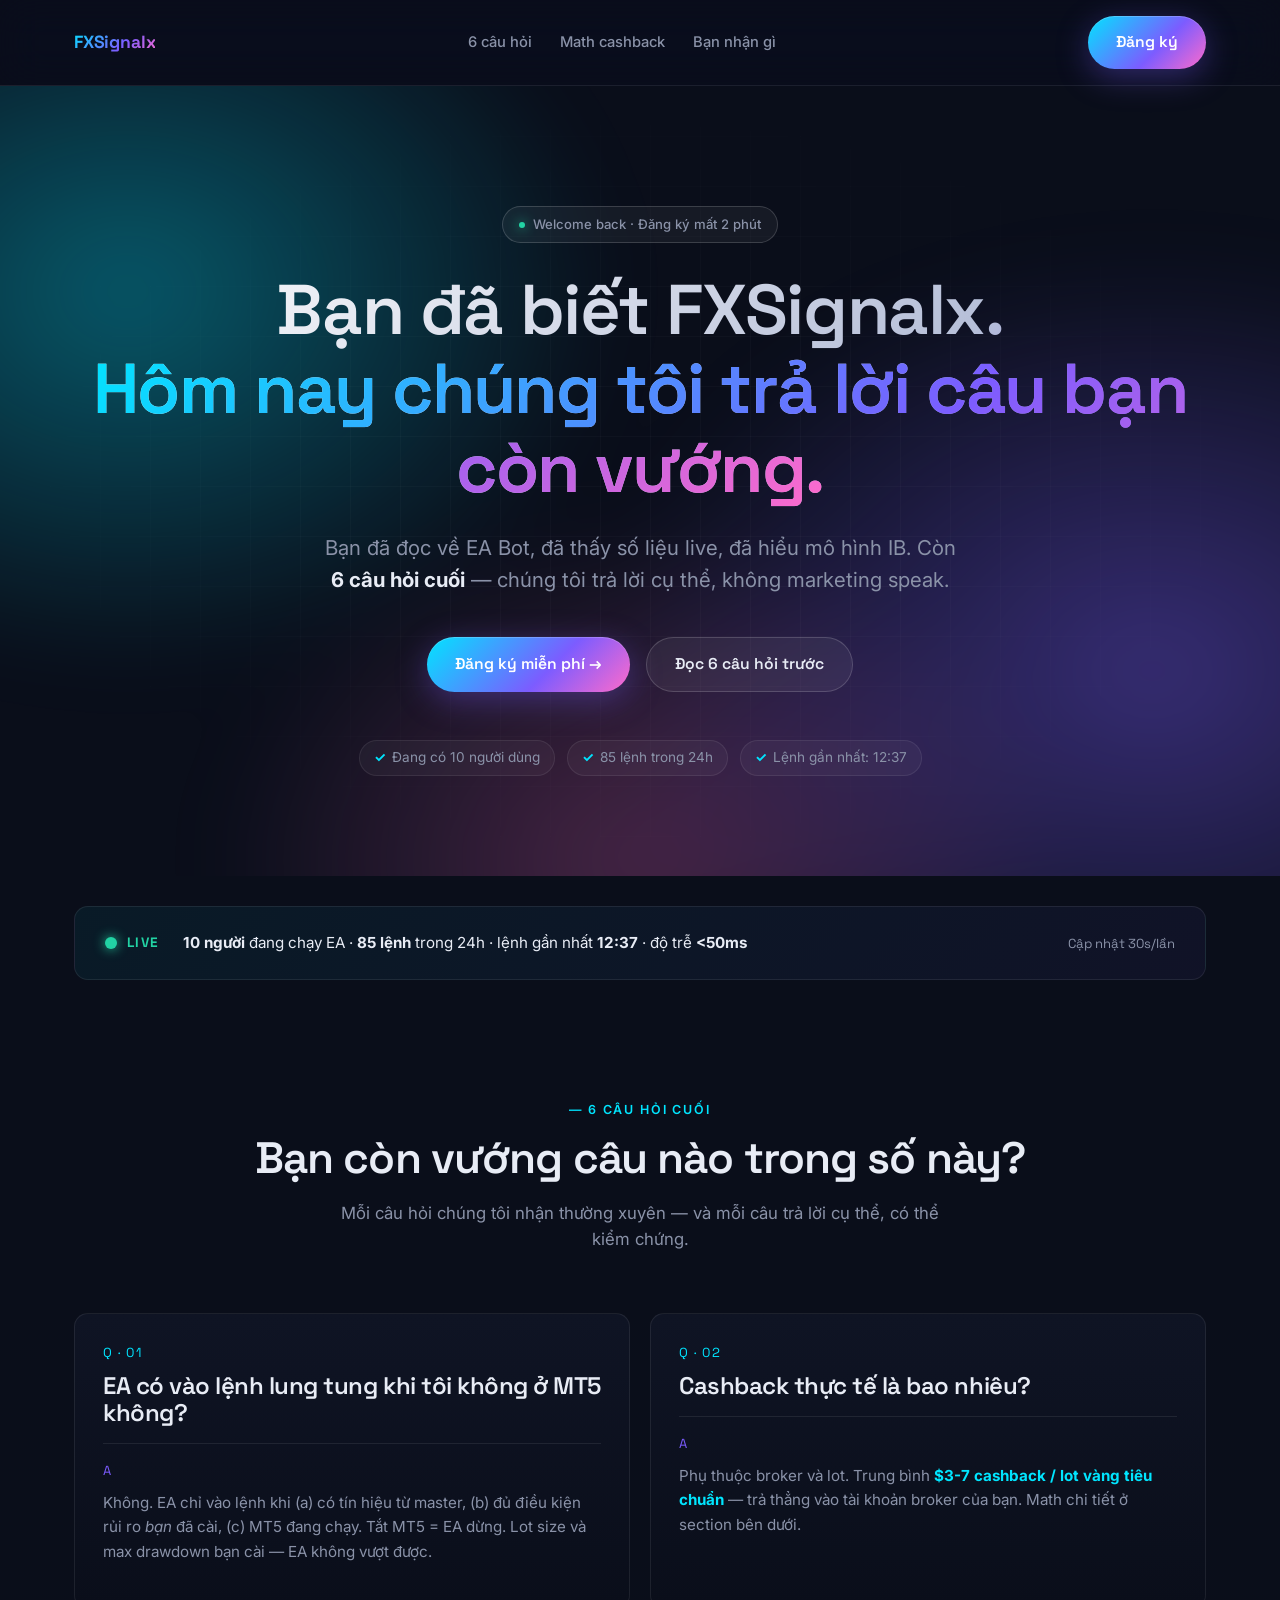
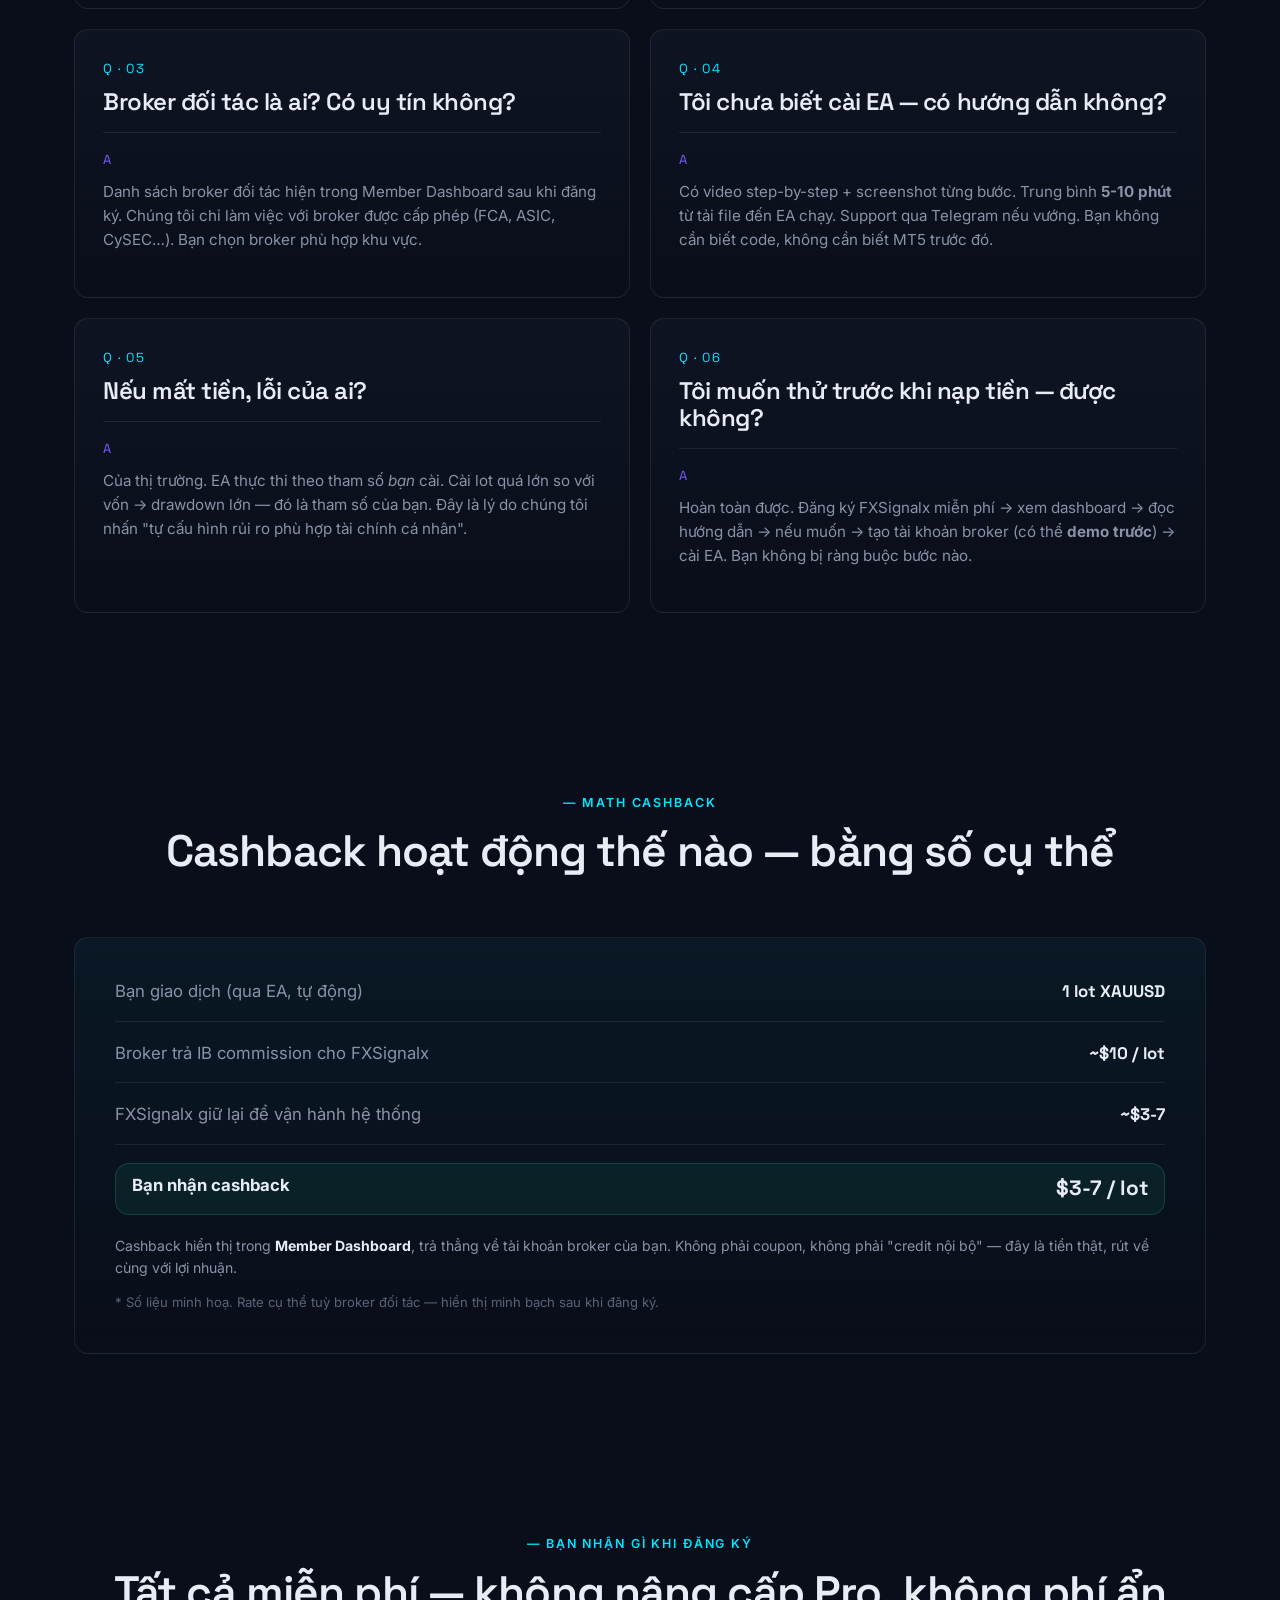
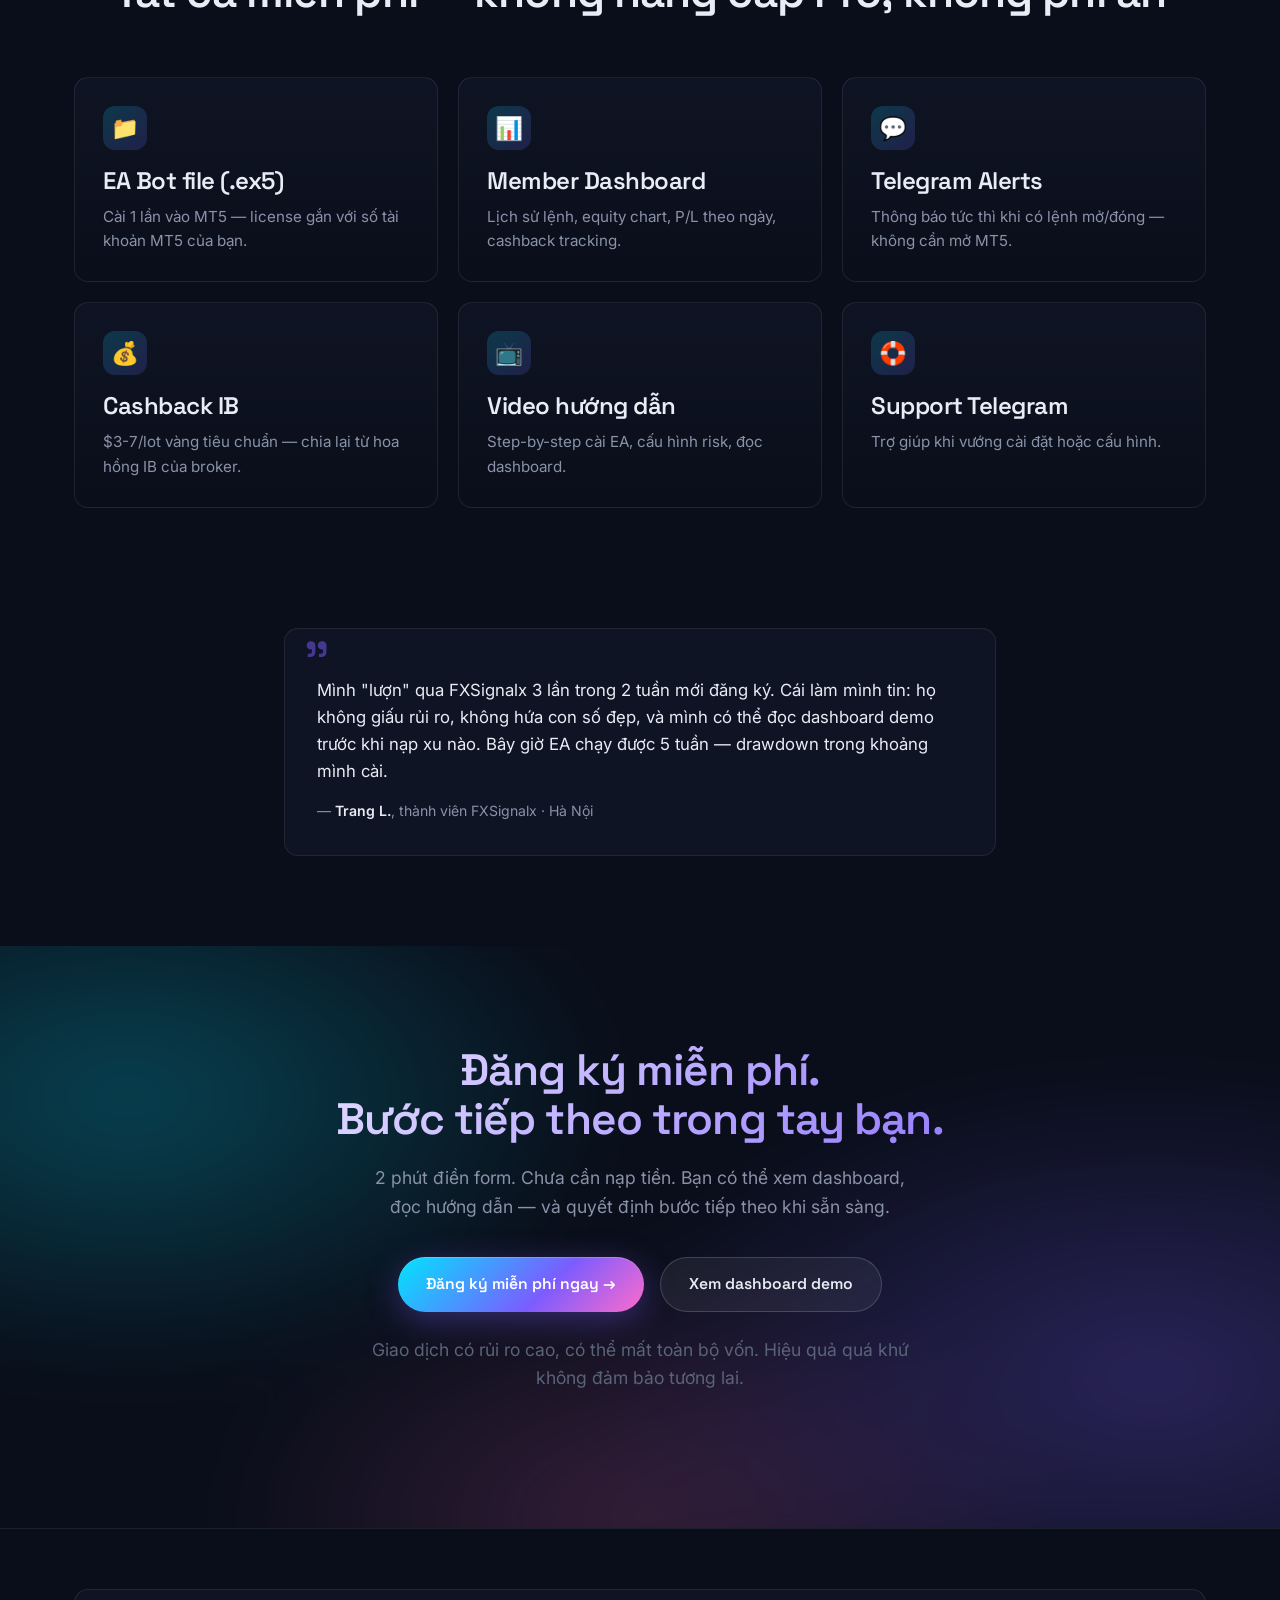
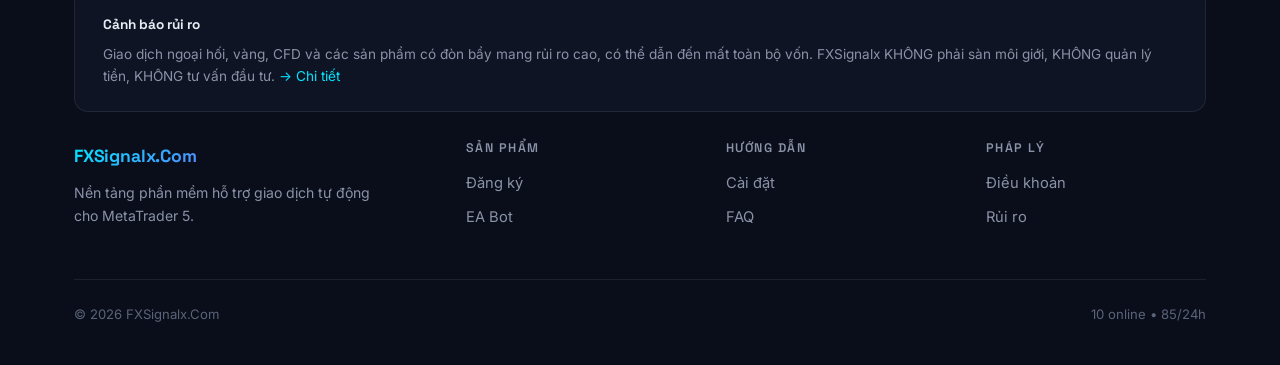
<file: stage-4-product-aware/variant-a.html>
<!DOCTYPE html>
<html lang="vi">
<head>
<meta charset="UTF-8">
<meta name="viewport" content="width=device-width, initial-scale=1.0">
<title>Bạn đã biết FXSignalx — Hôm nay khác gì? — FXSignalx</title>
<meta name="description" content="Trả lời 6 câu hỏi bạn còn vướng. Cashback bằng số cụ thể. Math, không phải marketing speak.">
<link rel="stylesheet" href="../shared/style-variant-a.css">
</head>
<body>

<header class="nav">
  <div class="nav-inner">
    <a href="#" class="logo">FXSignalx</a>
    <nav class="nav-links">
      <a href="#concerns">6 câu hỏi</a>
      <a href="#math">Math cashback</a>
      <a href="#what">Bạn nhận gì</a>
    </nav>
    <a href="https://fxsignalx.com/dang-ky" class="btn btn-primary">Đăng ký</a>
  </div>
</header>

<!-- ===================== HERO ===================== -->
<section class="hero">
  <div class="aurora"></div>
  <div class="grid-bg"></div>
  <div class="container">
    <div class="eyebrow">Welcome back · Đăng ký mất 2 phút</div>
    <h1>Bạn đã biết FXSignalx.<br><span class="grad">Hôm nay chúng tôi trả lời câu bạn còn vướng.</span></h1>
    <p class="lead">
      Bạn đã đọc về EA Bot, đã thấy số liệu live, đã hiểu mô hình IB. Còn <strong style="color:var(--fg)">6 câu hỏi cuối</strong> —
      chúng tôi trả lời cụ thể, không marketing speak.
    </p>
    <div class="hero-cta">
      <a href="https://fxsignalx.com/dang-ky" class="btn btn-primary">Đăng ký miễn phí →</a>
      <a href="#concerns" class="btn btn-secondary">Đọc 6 câu hỏi trước</a>
    </div>
    <div class="hero-badges">
      <span>Đang có 10 người dùng</span>
      <span>85 lệnh trong 24h</span>
      <span>Lệnh gần nhất: 12:37</span>
    </div>
  </div>
</section>

<!-- ===================== LIVE STRIP ===================== -->
<section class="section" style="padding-top: 30px; padding-bottom: 30px;">
  <div class="container">
    <div class="card" style="background: linear-gradient(135deg, rgba(0,229,255,0.06), rgba(124,92,255,0.06)); padding: 24px 30px;">
      <div style="display: grid; grid-template-columns: auto 1fr auto; gap: 24px; align-items: center;">
        <div style="display: flex; align-items: center; gap: 10px;">
          <span style="display: inline-block; width: 12px; height: 12px; border-radius: 50%; background: var(--green); box-shadow: 0 0 12px var(--green); animation: pulse 2s ease-in-out infinite;"></span>
          <span style="font-family: 'Space Grotesk', sans-serif; font-weight: 700; letter-spacing: 0.1em; color: var(--green); font-size: 0.85rem;">LIVE</span>
        </div>
        <div style="color: var(--fg); font-size: 0.95rem;">
          <strong>10 người</strong> đang chạy EA · <strong>85 lệnh</strong> trong 24h · lệnh gần nhất <strong>12:37</strong> · độ trễ <strong>&lt;50ms</strong>
        </div>
        <div style="font-size: 0.82rem; color: var(--fg-muted); font-family: 'Space Grotesk';">Cập nhật 30s/lần</div>
      </div>
    </div>
  </div>
</section>

<!-- ===================== 6 CONCERNS ===================== -->
<section class="section" id="concerns">
  <div class="container">
    <div class="section-head">
      <div class="label">— 6 câu hỏi cuối</div>
      <h2>Bạn còn vướng câu nào trong số này?</h2>
      <p>Mỗi câu hỏi chúng tôi nhận thường xuyên — và mỗi câu trả lời cụ thể, có thể kiểm chứng.</p>
    </div>
    <div class="grid grid-2">
      <div class="card">
        <div style="font-family: 'Space Grotesk', sans-serif; font-size: 0.82rem; color: var(--cyan); text-transform: uppercase; letter-spacing: 0.12em; margin-bottom: 10px;">Q · 01</div>
        <h3>EA có vào lệnh lung tung khi tôi không ở MT5 không?</h3>
        <div style="border-top: 1px solid var(--border); margin: 16px 0; padding-top: 16px;">
          <div style="font-family: 'Space Grotesk', sans-serif; font-size: 0.82rem; color: var(--purple); text-transform: uppercase; letter-spacing: 0.12em; margin-bottom: 10px;">A</div>
          <p>Không. EA chỉ vào lệnh khi (a) có tín hiệu từ master, (b) đủ điều kiện rủi ro <em>bạn</em> đã cài, (c) MT5 đang chạy. Tắt MT5 = EA dừng. Lot size và max drawdown bạn cài — EA không vượt được.</p>
        </div>
      </div>
      <div class="card">
        <div style="font-family: 'Space Grotesk', sans-serif; font-size: 0.82rem; color: var(--cyan); text-transform: uppercase; letter-spacing: 0.12em; margin-bottom: 10px;">Q · 02</div>
        <h3>Cashback thực tế là bao nhiêu?</h3>
        <div style="border-top: 1px solid var(--border); margin: 16px 0; padding-top: 16px;">
          <div style="font-family: 'Space Grotesk', sans-serif; font-size: 0.82rem; color: var(--purple); text-transform: uppercase; letter-spacing: 0.12em; margin-bottom: 10px;">A</div>
          <p>Phụ thuộc broker và lot. Trung bình <strong style="color:var(--cyan);">$3-7 cashback / lot vàng tiêu chuẩn</strong> — trả thẳng vào tài khoản broker của bạn. Math chi tiết ở section bên dưới.</p>
        </div>
      </div>
      <div class="card">
        <div style="font-family: 'Space Grotesk', sans-serif; font-size: 0.82rem; color: var(--cyan); text-transform: uppercase; letter-spacing: 0.12em; margin-bottom: 10px;">Q · 03</div>
        <h3>Broker đối tác là ai? Có uy tín không?</h3>
        <div style="border-top: 1px solid var(--border); margin: 16px 0; padding-top: 16px;">
          <div style="font-family: 'Space Grotesk', sans-serif; font-size: 0.82rem; color: var(--purple); text-transform: uppercase; letter-spacing: 0.12em; margin-bottom: 10px;">A</div>
          <p>Danh sách broker đối tác hiện trong Member Dashboard sau khi đăng ký. Chúng tôi chỉ làm việc với broker được cấp phép (FCA, ASIC, CySEC…). Bạn chọn broker phù hợp khu vực.</p>
        </div>
      </div>
      <div class="card">
        <div style="font-family: 'Space Grotesk', sans-serif; font-size: 0.82rem; color: var(--cyan); text-transform: uppercase; letter-spacing: 0.12em; margin-bottom: 10px;">Q · 04</div>
        <h3>Tôi chưa biết cài EA — có hướng dẫn không?</h3>
        <div style="border-top: 1px solid var(--border); margin: 16px 0; padding-top: 16px;">
          <div style="font-family: 'Space Grotesk', sans-serif; font-size: 0.82rem; color: var(--purple); text-transform: uppercase; letter-spacing: 0.12em; margin-bottom: 10px;">A</div>
          <p>Có video step-by-step + screenshot từng bước. Trung bình <strong>5-10 phút</strong> từ tải file đến EA chạy. Support qua Telegram nếu vướng. Bạn không cần biết code, không cần biết MT5 trước đó.</p>
        </div>
      </div>
      <div class="card">
        <div style="font-family: 'Space Grotesk', sans-serif; font-size: 0.82rem; color: var(--cyan); text-transform: uppercase; letter-spacing: 0.12em; margin-bottom: 10px;">Q · 05</div>
        <h3>Nếu mất tiền, lỗi của ai?</h3>
        <div style="border-top: 1px solid var(--border); margin: 16px 0; padding-top: 16px;">
          <div style="font-family: 'Space Grotesk', sans-serif; font-size: 0.82rem; color: var(--purple); text-transform: uppercase; letter-spacing: 0.12em; margin-bottom: 10px;">A</div>
          <p>Của thị trường. EA thực thi theo tham số <em>bạn</em> cài. Cài lot quá lớn so với vốn → drawdown lớn — đó là tham số của bạn. Đây là lý do chúng tôi nhấn "tự cấu hình rủi ro phù hợp tài chính cá nhân".</p>
        </div>
      </div>
      <div class="card">
        <div style="font-family: 'Space Grotesk', sans-serif; font-size: 0.82rem; color: var(--cyan); text-transform: uppercase; letter-spacing: 0.12em; margin-bottom: 10px;">Q · 06</div>
        <h3>Tôi muốn thử trước khi nạp tiền — được không?</h3>
        <div style="border-top: 1px solid var(--border); margin: 16px 0; padding-top: 16px;">
          <div style="font-family: 'Space Grotesk', sans-serif; font-size: 0.82rem; color: var(--purple); text-transform: uppercase; letter-spacing: 0.12em; margin-bottom: 10px;">A</div>
          <p>Hoàn toàn được. Đăng ký FXSignalx miễn phí → xem dashboard → đọc hướng dẫn → nếu muốn → tạo tài khoản broker (có thể <strong>demo trước</strong>) → cài EA. Bạn không bị ràng buộc bước nào.</p>
        </div>
      </div>
    </div>
  </div>
</section>

<!-- ===================== CASHBACK MATH ===================== -->
<section class="section" id="math">
  <div class="container">
    <div class="section-head">
      <div class="label">— Math cashback</div>
      <h2>Cashback hoạt động thế nào — <span class="grad">bằng số cụ thể</span></h2>
    </div>
    <div class="card" style="padding: 40px; background: linear-gradient(180deg, rgba(0,229,255,0.05), transparent);">
      <div style="display: grid; gap: 18px; font-size: 1.05rem;">
        <div style="display: grid; grid-template-columns: 1fr auto; gap: 30px; padding-bottom: 16px; border-bottom: 1px solid var(--border);">
          <span style="color: var(--fg-muted);">Bạn giao dịch (qua EA, tự động)</span>
          <strong style="color: var(--fg); font-family: 'Space Grotesk';">1 lot XAUUSD</strong>
        </div>
        <div style="display: grid; grid-template-columns: 1fr auto; gap: 30px; padding-bottom: 16px; border-bottom: 1px solid var(--border);">
          <span style="color: var(--fg-muted);">Broker trả IB commission cho FXSignalx</span>
          <strong style="color: var(--fg); font-family: 'Space Grotesk';">~$10 / lot</strong>
        </div>
        <div style="display: grid; grid-template-columns: 1fr auto; gap: 30px; padding-bottom: 16px; border-bottom: 1px solid var(--border);">
          <span style="color: var(--fg-muted);">FXSignalx giữ lại để vận hành hệ thống</span>
          <strong style="color: var(--fg); font-family: 'Space Grotesk';">~$3-7</strong>
        </div>
        <div style="display: grid; grid-template-columns: 1fr auto; gap: 30px; padding: 8px 16px; background: rgba(34,211,164,0.08); border-radius: var(--radius); border: 1px solid rgba(34,211,164,0.2);">
          <span style="color: var(--fg);"><strong>Bạn nhận cashback</strong></span>
          <strong class="grad" style="font-family: 'Space Grotesk'; font-size: 1.3rem;">$3-7 / lot</strong>
        </div>
      </div>
      <p style="margin-top: 20px; font-size: 0.88rem;">
        Cashback hiển thị trong <strong style="color:var(--fg);">Member Dashboard</strong>, trả thẳng về tài khoản broker của bạn. Không phải coupon, không phải "credit nội bộ" — đây là tiền thật, rút về cùng với lợi nhuận.
      </p>
      <p style="margin-top: 12px; font-size: 0.82rem; color: var(--fg-dim);">* Số liệu minh hoạ. Rate cụ thể tuỳ broker đối tác — hiển thị minh bạch sau khi đăng ký.</p>
    </div>
  </div>
</section>

<!-- ===================== WHAT YOU GET ===================== -->
<section class="section" id="what">
  <div class="container">
    <div class="section-head">
      <div class="label">— Bạn nhận gì khi đăng ký</div>
      <h2>Tất cả miễn phí — không nâng cấp Pro, không phí ẩn</h2>
    </div>
    <div class="grid grid-3">
      <div class="card">
        <div class="icon">📁</div>
        <h3>EA Bot file (.ex5)</h3>
        <p>Cài 1 lần vào MT5 — license gắn với số tài khoản MT5 của bạn.</p>
      </div>
      <div class="card">
        <div class="icon">📊</div>
        <h3>Member Dashboard</h3>
        <p>Lịch sử lệnh, equity chart, P/L theo ngày, cashback tracking.</p>
      </div>
      <div class="card">
        <div class="icon">💬</div>
        <h3>Telegram Alerts</h3>
        <p>Thông báo tức thì khi có lệnh mở/đóng — không cần mở MT5.</p>
      </div>
      <div class="card">
        <div class="icon">💰</div>
        <h3>Cashback IB</h3>
        <p>$3-7/lot vàng tiêu chuẩn — chia lại từ hoa hồng IB của broker.</p>
      </div>
      <div class="card">
        <div class="icon">📺</div>
        <h3>Video hướng dẫn</h3>
        <p>Step-by-step cài EA, cấu hình risk, đọc dashboard.</p>
      </div>
      <div class="card">
        <div class="icon">🛟</div>
        <h3>Support Telegram</h3>
        <p>Trợ giúp khi vướng cài đặt hoặc cấu hình.</p>
      </div>
    </div>
  </div>
</section>

<!-- ===================== TESTIMONIAL ===================== -->
<section class="section" style="padding-top: 30px;">
  <div class="container" style="max-width: 760px;">
    <div class="quote">
      <p class="quote-text">
        Mình "lượn" qua FXSignalx 3 lần trong 2 tuần mới đăng ký. Cái làm mình tin: họ không giấu rủi ro, không hứa con số đẹp,
        và mình có thể đọc dashboard demo trước khi nạp xu nào. Bây giờ EA chạy được 5 tuần — drawdown trong khoảng mình cài.
      </p>
      <p class="quote-author">— <strong>Trang L.</strong>, thành viên FXSignalx · Hà Nội</p>
    </div>
  </div>
</section>

<!-- ===================== CTA ===================== -->
<section class="cta-section">
  <div class="aurora"></div>
  <div class="container" style="position: relative; z-index: 1;">
    <h2>Đăng ký miễn phí.<br>Bước tiếp theo trong tay bạn.</h2>
    <p>2 phút điền form. Chưa cần nạp tiền. Bạn có thể xem dashboard, đọc hướng dẫn — và quyết định bước tiếp theo khi sẵn sàng.</p>
    <div class="hero-cta">
      <a href="https://fxsignalx.com/dang-ky" class="btn btn-primary">Đăng ký miễn phí ngay →</a>
      <a href="https://fxsignalx.com/member" class="btn btn-secondary">Xem dashboard demo</a>
    </div>
    <p class="cta-disclaimer">Giao dịch có rủi ro cao, có thể mất toàn bộ vốn. Hiệu quả quá khứ không đảm bảo tương lai.</p>
  </div>
</section>

<!-- ===================== FOOTER ===================== -->
<footer class="footer">
  <div class="container">
    <div class="footer-risk">
      <strong>Cảnh báo rủi ro</strong>
      Giao dịch ngoại hối, vàng, CFD và các sản phẩm có đòn bẩy mang rủi ro cao, có thể dẫn đến mất toàn bộ vốn.
      FXSignalx KHÔNG phải sàn môi giới, KHÔNG quản lý tiền, KHÔNG tư vấn đầu tư.
      <a href="https://fxsignalx.com/canh-bao-rui-ro">→ Chi tiết</a>
    </div>
    <div class="footer-grid">
      <div class="footer-brand">
        <div class="logo">FXSignalx.Com</div>
        <p>Nền tảng phần mềm hỗ trợ giao dịch tự động cho MetaTrader 5.</p>
      </div>
      <div class="footer-col"><h4>Sản phẩm</h4><a href="https://fxsignalx.com/dang-ky">Đăng ký</a><a href="https://fxsignalx.com/ea-bot">EA Bot</a></div>
      <div class="footer-col"><h4>Hướng dẫn</h4><a href="https://fxsignalx.com/cai-dat">Cài đặt</a><a href="https://fxsignalx.com/faq">FAQ</a></div>
      <div class="footer-col"><h4>Pháp lý</h4><a href="https://fxsignalx.com/dieu-khoan">Điều khoản</a><a href="https://fxsignalx.com/canh-bao-rui-ro">Rủi ro</a></div>
    </div>
    <div class="footer-bottom"><span>© 2026 FXSignalx.Com</span><span>10 online • 85/24h</span></div>
  </div>
</footer>

</body>
</html>
</file>
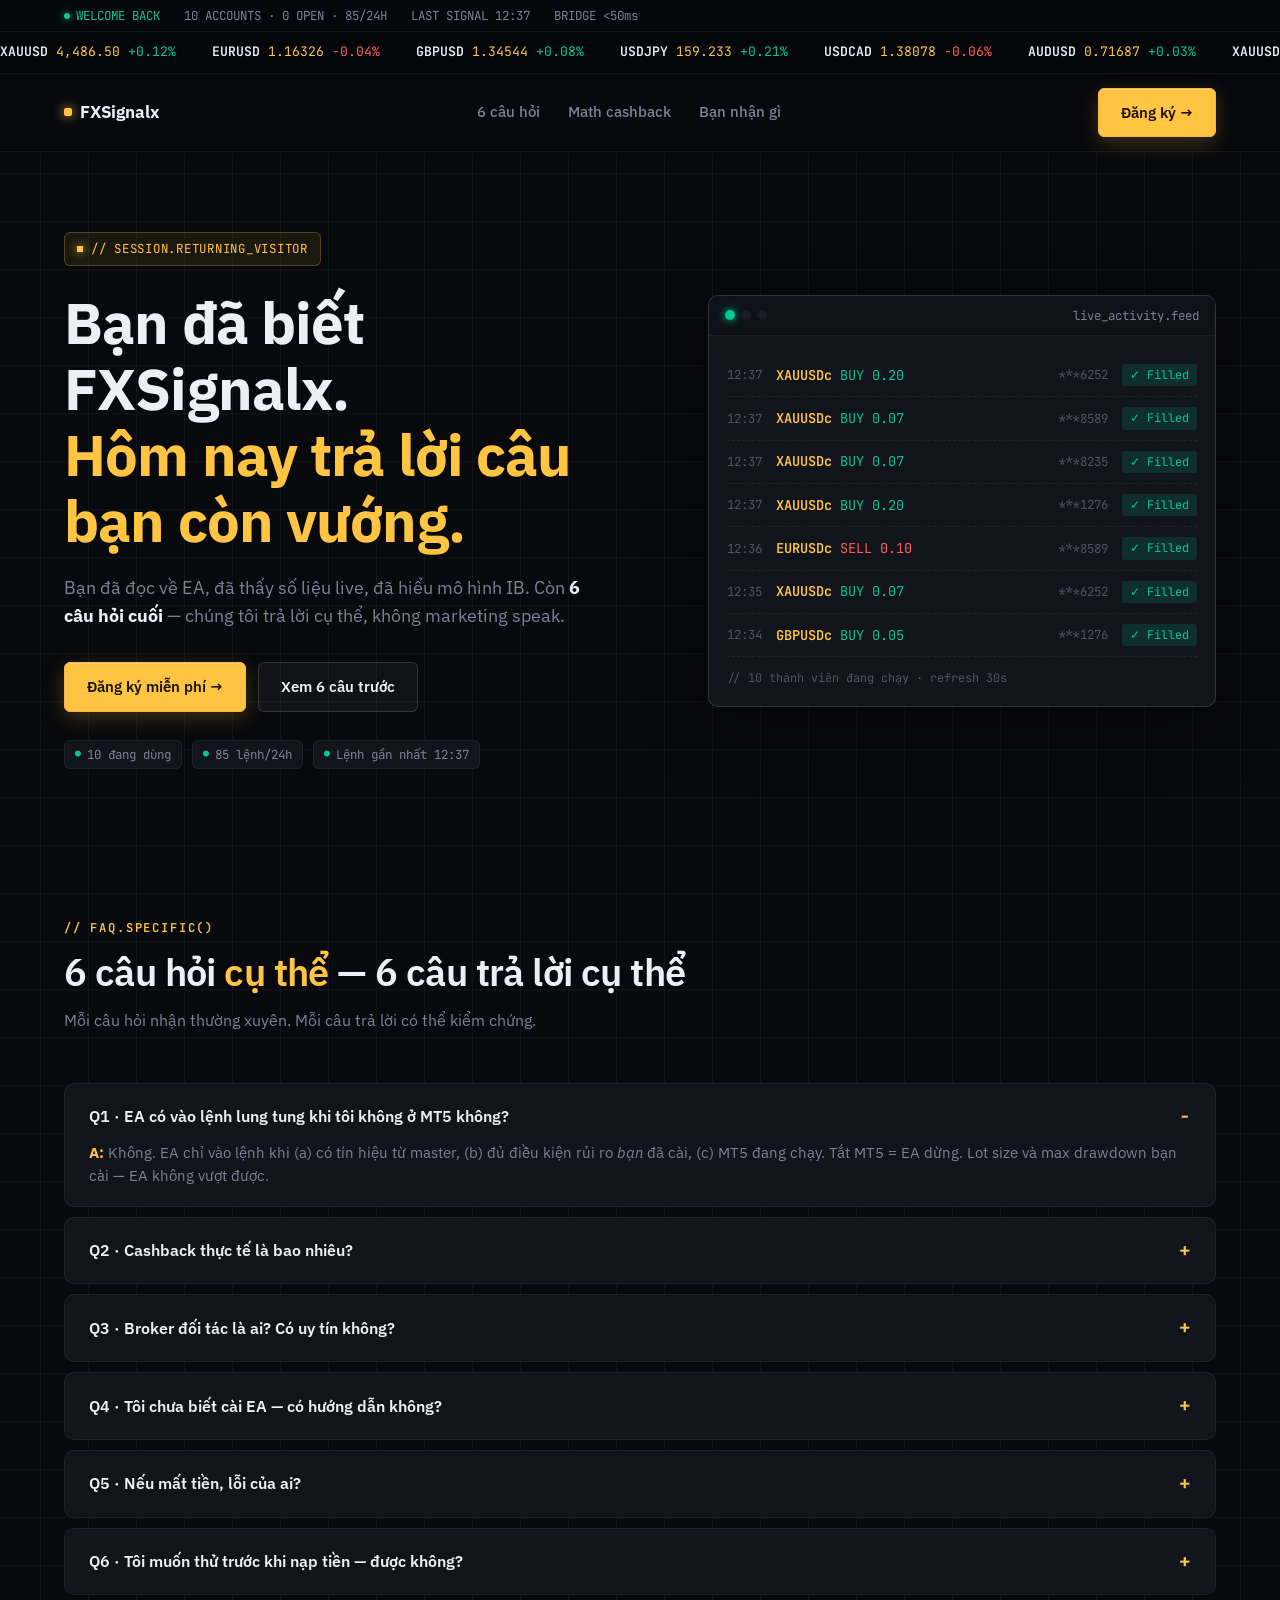
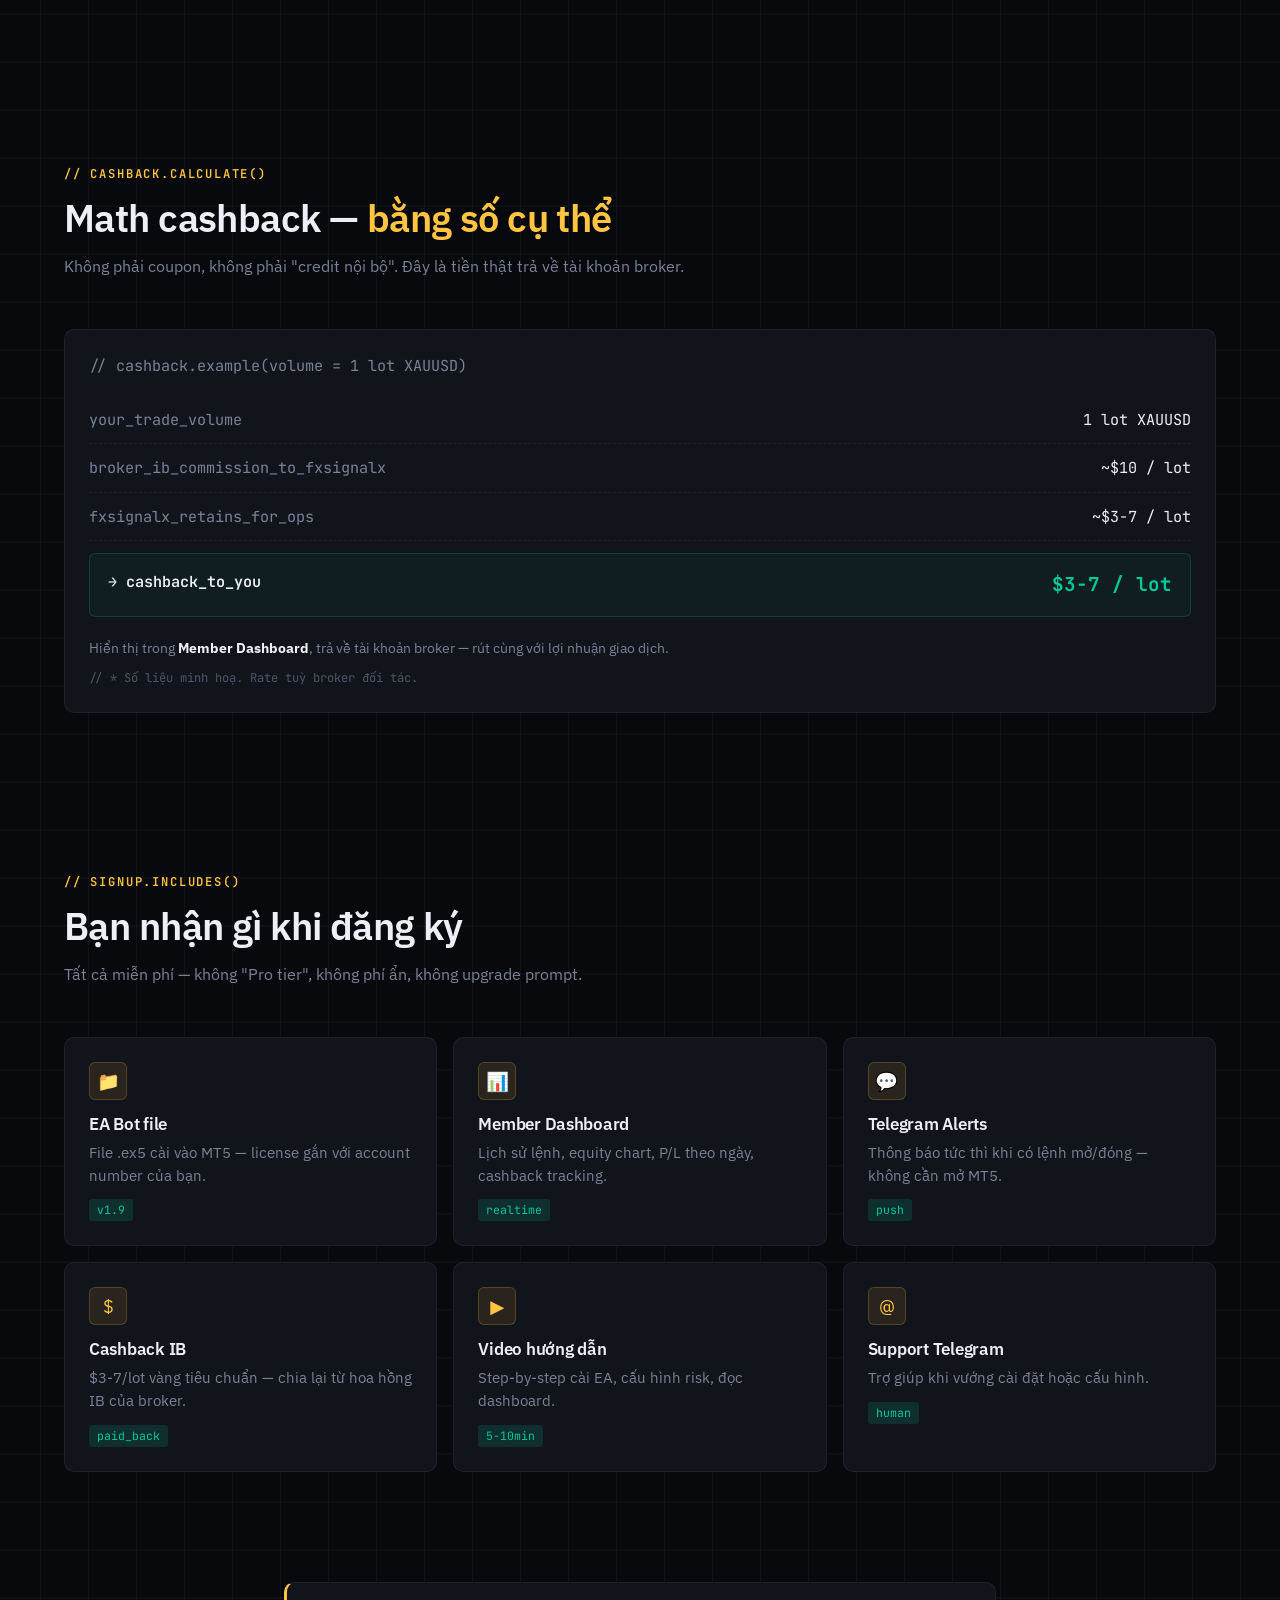
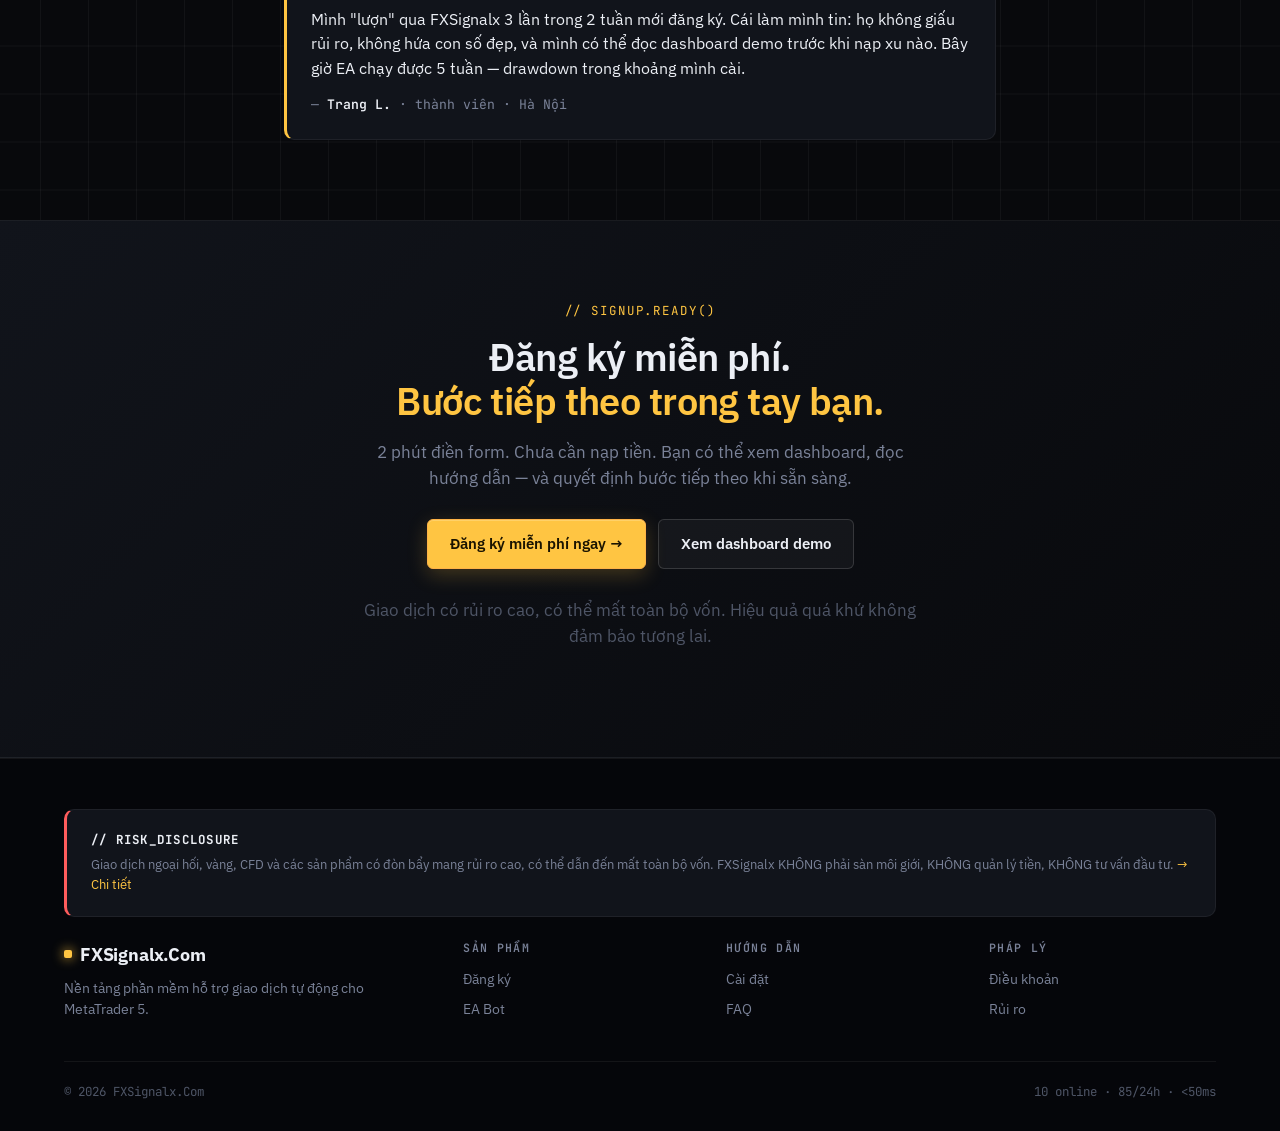
<file: stage-4-product-aware/variant-b.html>
<!DOCTYPE html>
<html lang="vi">
<head>
<meta charset="UTF-8">
<meta name="viewport" content="width=device-width, initial-scale=1.0">
<title>Bạn đã biết FXSignalx — Hôm nay khác gì? — FXSignalx</title>
<meta name="description" content="Trả lời 6 câu bạn còn vướng. Math cashback bằng số cụ thể, live data realtime.">
<link rel="stylesheet" href="../shared/style-variant-b.css">
</head>
<body>

<div class="status-bar">
  <div class="status-inner">
    <span class="status-item online"><span class="dot"></span> WELCOME BACK</span>
    <span class="status-item">10 ACCOUNTS · 0 OPEN · 85/24H</span>
    <span class="status-item">LAST SIGNAL 12:37</span>
    <span class="status-item">BRIDGE &lt;50ms</span>
  </div>
</div>

<div class="ticker">
  <div class="ticker-track">
    <span class="ticker-item"><span class="sym">XAUUSD</span> <span class="price">4,486.50</span> <span class="chg up">+0.12%</span></span>
    <span class="ticker-item"><span class="sym">EURUSD</span> <span class="price">1.16326</span> <span class="chg down">−0.04%</span></span>
    <span class="ticker-item"><span class="sym">GBPUSD</span> <span class="price">1.34544</span> <span class="chg up">+0.08%</span></span>
    <span class="ticker-item"><span class="sym">USDJPY</span> <span class="price">159.233</span> <span class="chg up">+0.21%</span></span>
    <span class="ticker-item"><span class="sym">USDCAD</span> <span class="price">1.38078</span> <span class="chg down">−0.06%</span></span>
    <span class="ticker-item"><span class="sym">AUDUSD</span> <span class="price">0.71687</span> <span class="chg up">+0.03%</span></span>
    <span class="ticker-item"><span class="sym">XAUUSD</span> <span class="price">4,486.50</span> <span class="chg up">+0.12%</span></span>
    <span class="ticker-item"><span class="sym">EURUSD</span> <span class="price">1.16326</span> <span class="chg down">−0.04%</span></span>
    <span class="ticker-item"><span class="sym">GBPUSD</span> <span class="price">1.34544</span> <span class="chg up">+0.08%</span></span>
    <span class="ticker-item"><span class="sym">USDJPY</span> <span class="price">159.233</span> <span class="chg up">+0.21%</span></span>
  </div>
</div>

<header class="nav">
  <div class="nav-inner">
    <a href="#" class="logo"><span class="dot"></span> FXSignalx</a>
    <nav class="nav-links">
      <a href="#concerns">6 câu hỏi</a>
      <a href="#math">Math cashback</a>
      <a href="#what">Bạn nhận gì</a>
    </nav>
    <a href="https://fxsignalx.com/dang-ky" class="btn btn-primary">Đăng ký →</a>
  </div>
</header>

<!-- ===================== HERO ===================== -->
<section class="hero">
  <div class="container">
    <div class="hero-grid">
      <div>
        <div class="eyebrow">// session.returning_visitor</div>
        <h1>Bạn đã biết FXSignalx.<br><span class="accent">Hôm nay trả lời câu bạn còn vướng.</span></h1>
        <p class="lead">
          Bạn đã đọc về EA, đã thấy số liệu live, đã hiểu mô hình IB. Còn
          <strong style="color:var(--fg)">6 câu hỏi cuối</strong> — chúng tôi trả lời cụ thể, không marketing speak.
        </p>
        <div class="hero-cta">
          <a href="https://fxsignalx.com/dang-ky" class="btn btn-primary">Đăng ký miễn phí →</a>
          <a href="#concerns" class="btn btn-secondary">Xem 6 câu trước</a>
        </div>
        <div class="hero-badges">
          <span>10 đang dùng</span>
          <span>85 lệnh/24h</span>
          <span>Lệnh gần nhất 12:37</span>
        </div>
      </div>
      <div>
        <div class="terminal">
          <div class="terminal-head">
            <div class="dots"><span class="live"></span><span></span><span></span></div>
            <span class="title">live_activity.feed</span>
          </div>
          <div class="terminal-body">
            <div class="terminal-row"><span class="time">12:37</span><span><span class="sym">XAUUSDc</span> <span class="side buy">BUY 0.20</span></span><span class="acct">***6252</span><span class="status">✓ Filled</span></div>
            <div class="terminal-row"><span class="time">12:37</span><span><span class="sym">XAUUSDc</span> <span class="side buy">BUY 0.07</span></span><span class="acct">***8589</span><span class="status">✓ Filled</span></div>
            <div class="terminal-row"><span class="time">12:37</span><span><span class="sym">XAUUSDc</span> <span class="side buy">BUY 0.07</span></span><span class="acct">***8235</span><span class="status">✓ Filled</span></div>
            <div class="terminal-row"><span class="time">12:37</span><span><span class="sym">XAUUSDc</span> <span class="side buy">BUY 0.20</span></span><span class="acct">***1276</span><span class="status">✓ Filled</span></div>
            <div class="terminal-row"><span class="time">12:36</span><span><span class="sym">EURUSDc</span> <span class="side sell">SELL 0.10</span></span><span class="acct">***8589</span><span class="status">✓ Filled</span></div>
            <div class="terminal-row"><span class="time">12:35</span><span><span class="sym">XAUUSDc</span> <span class="side buy">BUY 0.07</span></span><span class="acct">***6252</span><span class="status">✓ Filled</span></div>
            <div class="terminal-row"><span class="time">12:34</span><span><span class="sym">GBPUSDc</span> <span class="side buy">BUY 0.05</span></span><span class="acct">***1276</span><span class="status">✓ Filled</span></div>
            <div style="margin-top: 12px; font-size: 0.74rem; color: var(--fg-dim);">// 10 thành viên đang chạy · refresh 30s</div>
          </div>
        </div>
      </div>
    </div>
  </div>
</section>

<!-- ===================== 6 CONCERNS ===================== -->
<section class="section" id="concerns">
  <div class="container">
    <div class="section-head">
      <div class="label">// faq.specific()</div>
      <h2>6 câu hỏi <span class="accent">cụ thể</span> — 6 câu trả lời cụ thể</h2>
      <p>Mỗi câu hỏi nhận thường xuyên. Mỗi câu trả lời có thể kiểm chứng.</p>
    </div>
    <details class="faq-item" open>
      <summary>Q1 · EA có vào lệnh lung tung khi tôi không ở MT5 không?</summary>
      <p><strong class="accent">A:</strong> Không. EA chỉ vào lệnh khi (a) có tín hiệu từ master, (b) đủ điều kiện rủi ro <em>bạn</em> đã cài, (c) MT5 đang chạy. Tắt MT5 = EA dừng. Lot size và max drawdown bạn cài — EA không vượt được.</p>
    </details>
    <details class="faq-item">
      <summary>Q2 · Cashback thực tế là bao nhiêu?</summary>
      <p><strong class="accent">A:</strong> Phụ thuộc broker và lot. Trung bình <strong class="green">$3-7 cashback / 1 lot vàng tiêu chuẩn</strong> — trả thẳng vào tài khoản broker của bạn. Math chi tiết ở section bên dưới.</p>
    </details>
    <details class="faq-item">
      <summary>Q3 · Broker đối tác là ai? Có uy tín không?</summary>
      <p><strong class="accent">A:</strong> Danh sách broker đối tác hiện trong Member Dashboard sau khi đăng ký. Chúng tôi chỉ làm việc với broker được cấp phép (FCA, ASIC, CySEC…). Bạn chọn broker phù hợp khu vực.</p>
    </details>
    <details class="faq-item">
      <summary>Q4 · Tôi chưa biết cài EA — có hướng dẫn không?</summary>
      <p><strong class="accent">A:</strong> Có video step-by-step + screenshot từng bước. Trung bình <strong>5-10 phút</strong> từ tải file đến EA chạy. Support qua Telegram nếu vướng. Bạn không cần biết code, không cần biết MT5 trước đó.</p>
    </details>
    <details class="faq-item">
      <summary>Q5 · Nếu mất tiền, lỗi của ai?</summary>
      <p><strong class="accent">A:</strong> Của thị trường. EA thực thi theo tham số <em>bạn</em> cài. Cài lot quá lớn so với vốn → drawdown lớn — đó là tham số của bạn. Đây là lý do chúng tôi nhấn "tự cấu hình rủi ro phù hợp tài chính cá nhân".</p>
    </details>
    <details class="faq-item">
      <summary>Q6 · Tôi muốn thử trước khi nạp tiền — được không?</summary>
      <p><strong class="accent">A:</strong> Hoàn toàn được. Đăng ký FXSignalx miễn phí → xem dashboard → đọc hướng dẫn → nếu muốn → tạo tài khoản broker (có thể <strong>demo trước</strong>) → cài EA. Bạn không bị ràng buộc bước nào.</p>
    </details>
  </div>
</section>

<!-- ===================== CASHBACK MATH ===================== -->
<section class="section" id="math">
  <div class="container">
    <div class="section-head">
      <div class="label">// cashback.calculate()</div>
      <h2>Math cashback — <span class="accent">bằng số cụ thể</span></h2>
      <p>Không phải coupon, không phải "credit nội bộ". Đây là tiền thật trả về tài khoản broker.</p>
    </div>
    <div class="chart-card">
      <div style="font-family: 'JetBrains Mono', monospace; font-size: 0.95rem;">
        <div style="color: var(--fg-muted); margin-bottom: 18px;">// cashback.example(volume = 1 lot XAUUSD)</div>
        <div style="display: grid; grid-template-columns: 1fr auto; gap: 30px; padding: 12px 0; border-bottom: 1px dashed var(--border);">
          <span style="color: var(--fg-muted);">your_trade_volume</span>
          <span style="color: var(--fg);">1 lot XAUUSD</span>
        </div>
        <div style="display: grid; grid-template-columns: 1fr auto; gap: 30px; padding: 12px 0; border-bottom: 1px dashed var(--border);">
          <span style="color: var(--fg-muted);">broker_ib_commission_to_fxsignalx</span>
          <span style="color: var(--fg);">~$10 / lot</span>
        </div>
        <div style="display: grid; grid-template-columns: 1fr auto; gap: 30px; padding: 12px 0; border-bottom: 1px dashed var(--border);">
          <span style="color: var(--fg-muted);">fxsignalx_retains_for_ops</span>
          <span style="color: var(--fg);">~$3-7 / lot</span>
        </div>
        <div style="display: grid; grid-template-columns: 1fr auto; gap: 30px; padding: 16px 0; margin-top: 12px; background: rgba(0,200,150,0.06); border: 1px solid rgba(0,200,150,0.2); border-radius: var(--radius-sm); padding-left: 18px; padding-right: 18px;">
          <span style="color: var(--fg); font-weight: 600;">→ cashback_to_you</span>
          <span class="green" style="font-weight: 700; font-size: 1.2rem;">$3-7 / lot</span>
        </div>
      </div>
      <p style="margin-top: 20px; font-size: 0.9rem;">
        Hiển thị trong <strong style="color:var(--fg);">Member Dashboard</strong>, trả về tài khoản broker — rút cùng với lợi nhuận giao dịch.
      </p>
      <p class="mono" style="margin-top: 10px; font-size: 0.76rem; color: var(--fg-dim);">// * Số liệu minh hoạ. Rate tuỳ broker đối tác.</p>
    </div>
  </div>
</section>

<!-- ===================== WHAT YOU GET ===================== -->
<section class="section" id="what">
  <div class="container">
    <div class="section-head">
      <div class="label">// signup.includes()</div>
      <h2>Bạn nhận gì khi đăng ký</h2>
      <p>Tất cả miễn phí — không "Pro tier", không phí ẩn, không upgrade prompt.</p>
    </div>
    <div class="grid grid-3">
      <div class="card"><div class="icon">📁</div><h3>EA Bot file</h3><p>File .ex5 cài vào MT5 — license gắn với account number của bạn.</p><span class="tag">v1.9</span></div>
      <div class="card"><div class="icon">📊</div><h3>Member Dashboard</h3><p>Lịch sử lệnh, equity chart, P/L theo ngày, cashback tracking.</p><span class="tag">realtime</span></div>
      <div class="card"><div class="icon">💬</div><h3>Telegram Alerts</h3><p>Thông báo tức thì khi có lệnh mở/đóng — không cần mở MT5.</p><span class="tag">push</span></div>
      <div class="card"><div class="icon">$</div><h3>Cashback IB</h3><p>$3-7/lot vàng tiêu chuẩn — chia lại từ hoa hồng IB của broker.</p><span class="tag">paid_back</span></div>
      <div class="card"><div class="icon">▶</div><h3>Video hướng dẫn</h3><p>Step-by-step cài EA, cấu hình risk, đọc dashboard.</p><span class="tag">5-10min</span></div>
      <div class="card"><div class="icon">@</div><h3>Support Telegram</h3><p>Trợ giúp khi vướng cài đặt hoặc cấu hình.</p><span class="tag">human</span></div>
    </div>
  </div>
</section>

<!-- ===================== TESTIMONIAL ===================== -->
<section class="section" style="padding-top: 30px;">
  <div class="container" style="max-width: 760px;">
    <div class="quote">
      <p class="quote-text">
        Mình "lượn" qua FXSignalx 3 lần trong 2 tuần mới đăng ký. Cái làm mình tin: họ không giấu rủi ro, không hứa con số đẹp,
        và mình có thể đọc dashboard demo trước khi nạp xu nào. Bây giờ EA chạy được 5 tuần — drawdown trong khoảng mình cài.
      </p>
      <p class="quote-author">— <strong>Trang L.</strong> · thành viên · Hà Nội</p>
    </div>
  </div>
</section>

<!-- ===================== CTA ===================== -->
<section class="cta-section">
  <div class="container">
    <div class="cta-inner">
      <div class="label" style="font-family: 'JetBrains Mono', monospace; font-size: 0.78rem; color: var(--gold); text-transform: uppercase; letter-spacing: 0.15em; margin-bottom: 14px;">// signup.ready()</div>
      <h2>Đăng ký miễn phí.<br><span class="accent">Bước tiếp theo trong tay bạn.</span></h2>
      <p>2 phút điền form. Chưa cần nạp tiền. Bạn có thể xem dashboard, đọc hướng dẫn — và quyết định bước tiếp theo khi sẵn sàng.</p>
      <div class="hero-cta" style="justify-content: center;">
        <a href="https://fxsignalx.com/dang-ky" class="btn btn-primary">Đăng ký miễn phí ngay →</a>
        <a href="https://fxsignalx.com/member" class="btn btn-secondary">Xem dashboard demo</a>
      </div>
      <p class="cta-disclaimer">Giao dịch có rủi ro cao, có thể mất toàn bộ vốn. Hiệu quả quá khứ không đảm bảo tương lai.</p>
    </div>
  </div>
</section>

<!-- ===================== FOOTER ===================== -->
<footer class="footer">
  <div class="container">
    <div class="footer-risk">
      <strong>// RISK_DISCLOSURE</strong>
      Giao dịch ngoại hối, vàng, CFD và các sản phẩm có đòn bẩy mang rủi ro cao, có thể dẫn đến mất toàn bộ vốn.
      FXSignalx KHÔNG phải sàn môi giới, KHÔNG quản lý tiền, KHÔNG tư vấn đầu tư.
      <a href="https://fxsignalx.com/canh-bao-rui-ro">→ Chi tiết</a>
    </div>
    <div class="footer-grid">
      <div class="footer-brand">
        <div class="logo"><span class="dot"></span> FXSignalx.Com</div>
        <p>Nền tảng phần mềm hỗ trợ giao dịch tự động cho MetaTrader 5.</p>
      </div>
      <div class="footer-col"><h4>Sản phẩm</h4><a href="https://fxsignalx.com/dang-ky">Đăng ký</a><a href="https://fxsignalx.com/ea-bot">EA Bot</a></div>
      <div class="footer-col"><h4>Hướng dẫn</h4><a href="https://fxsignalx.com/cai-dat">Cài đặt</a><a href="https://fxsignalx.com/faq">FAQ</a></div>
      <div class="footer-col"><h4>Pháp lý</h4><a href="https://fxsignalx.com/dieu-khoan">Điều khoản</a><a href="https://fxsignalx.com/canh-bao-rui-ro">Rủi ro</a></div>
    </div>
    <div class="footer-bottom"><span>© 2026 FXSignalx.Com</span><span>10 online · 85/24h · &lt;50ms</span></div>
  </div>
</footer>

</body>
</html>
</file>
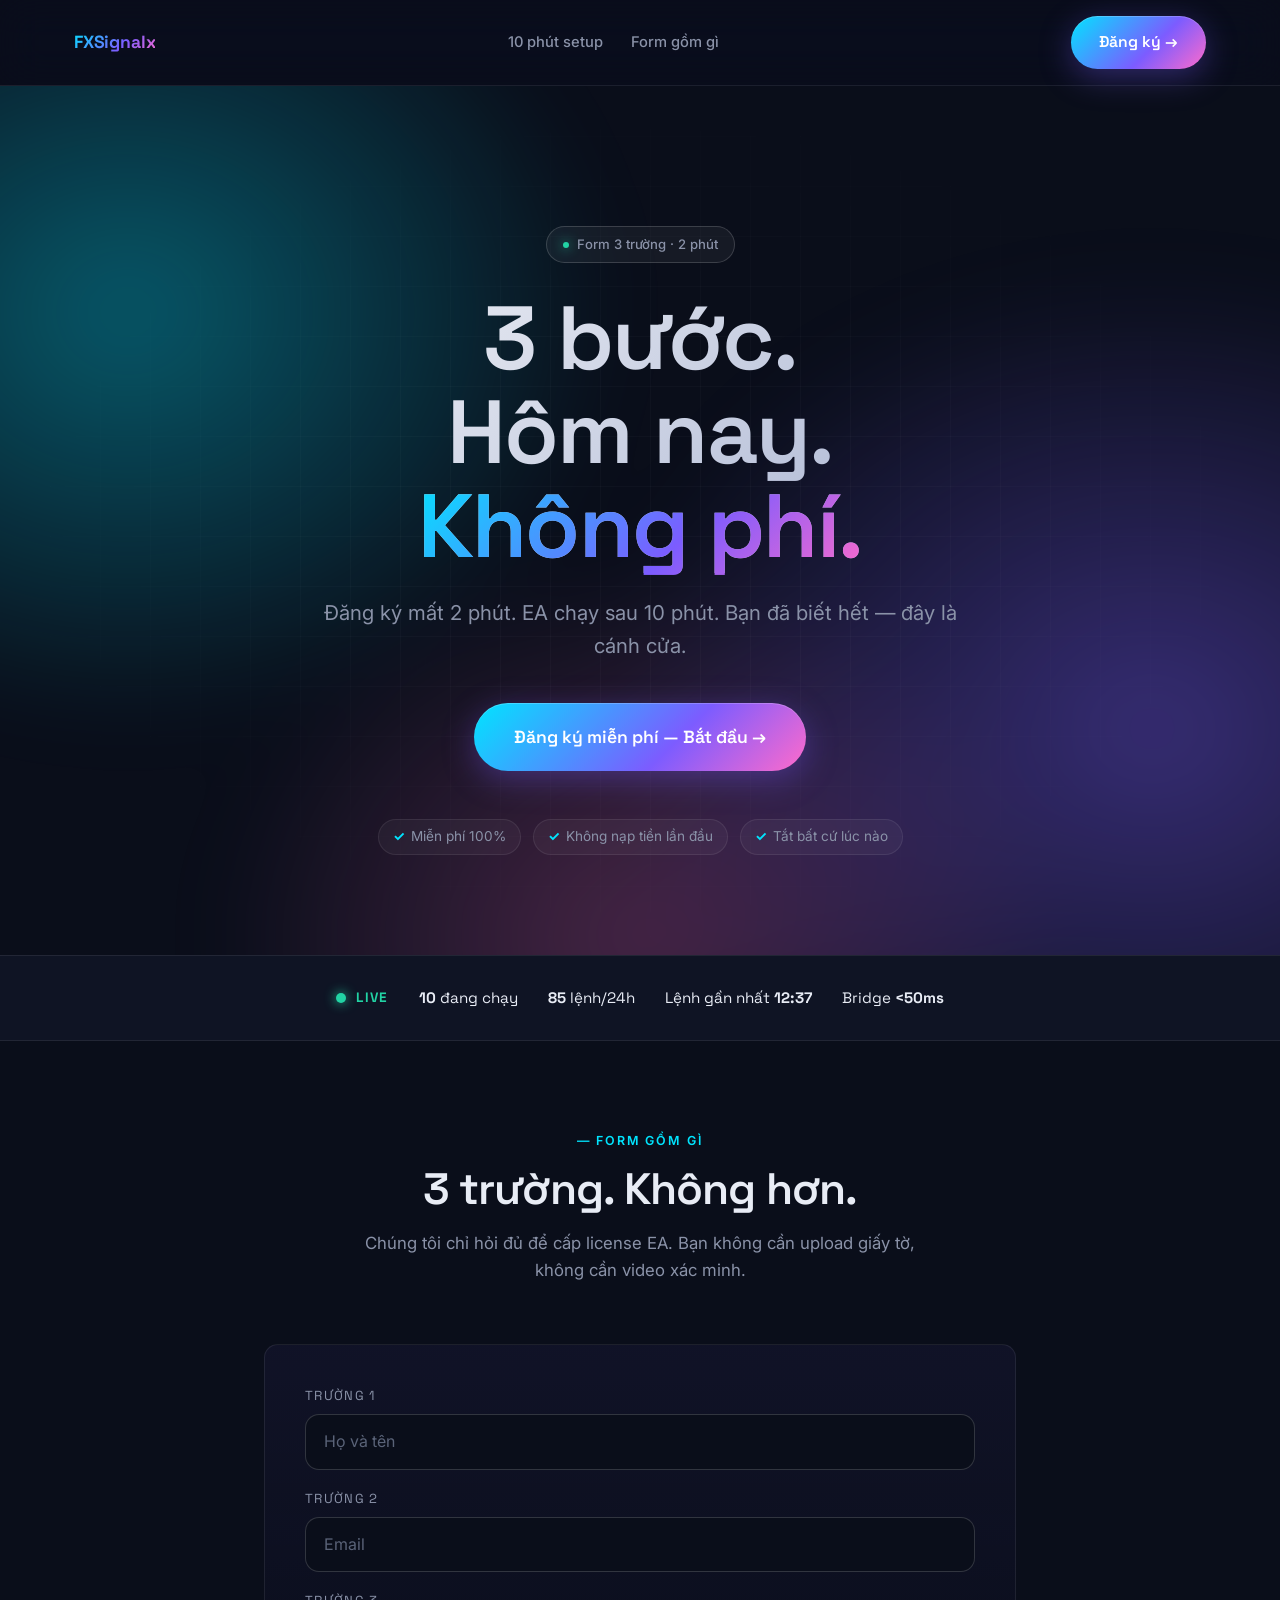
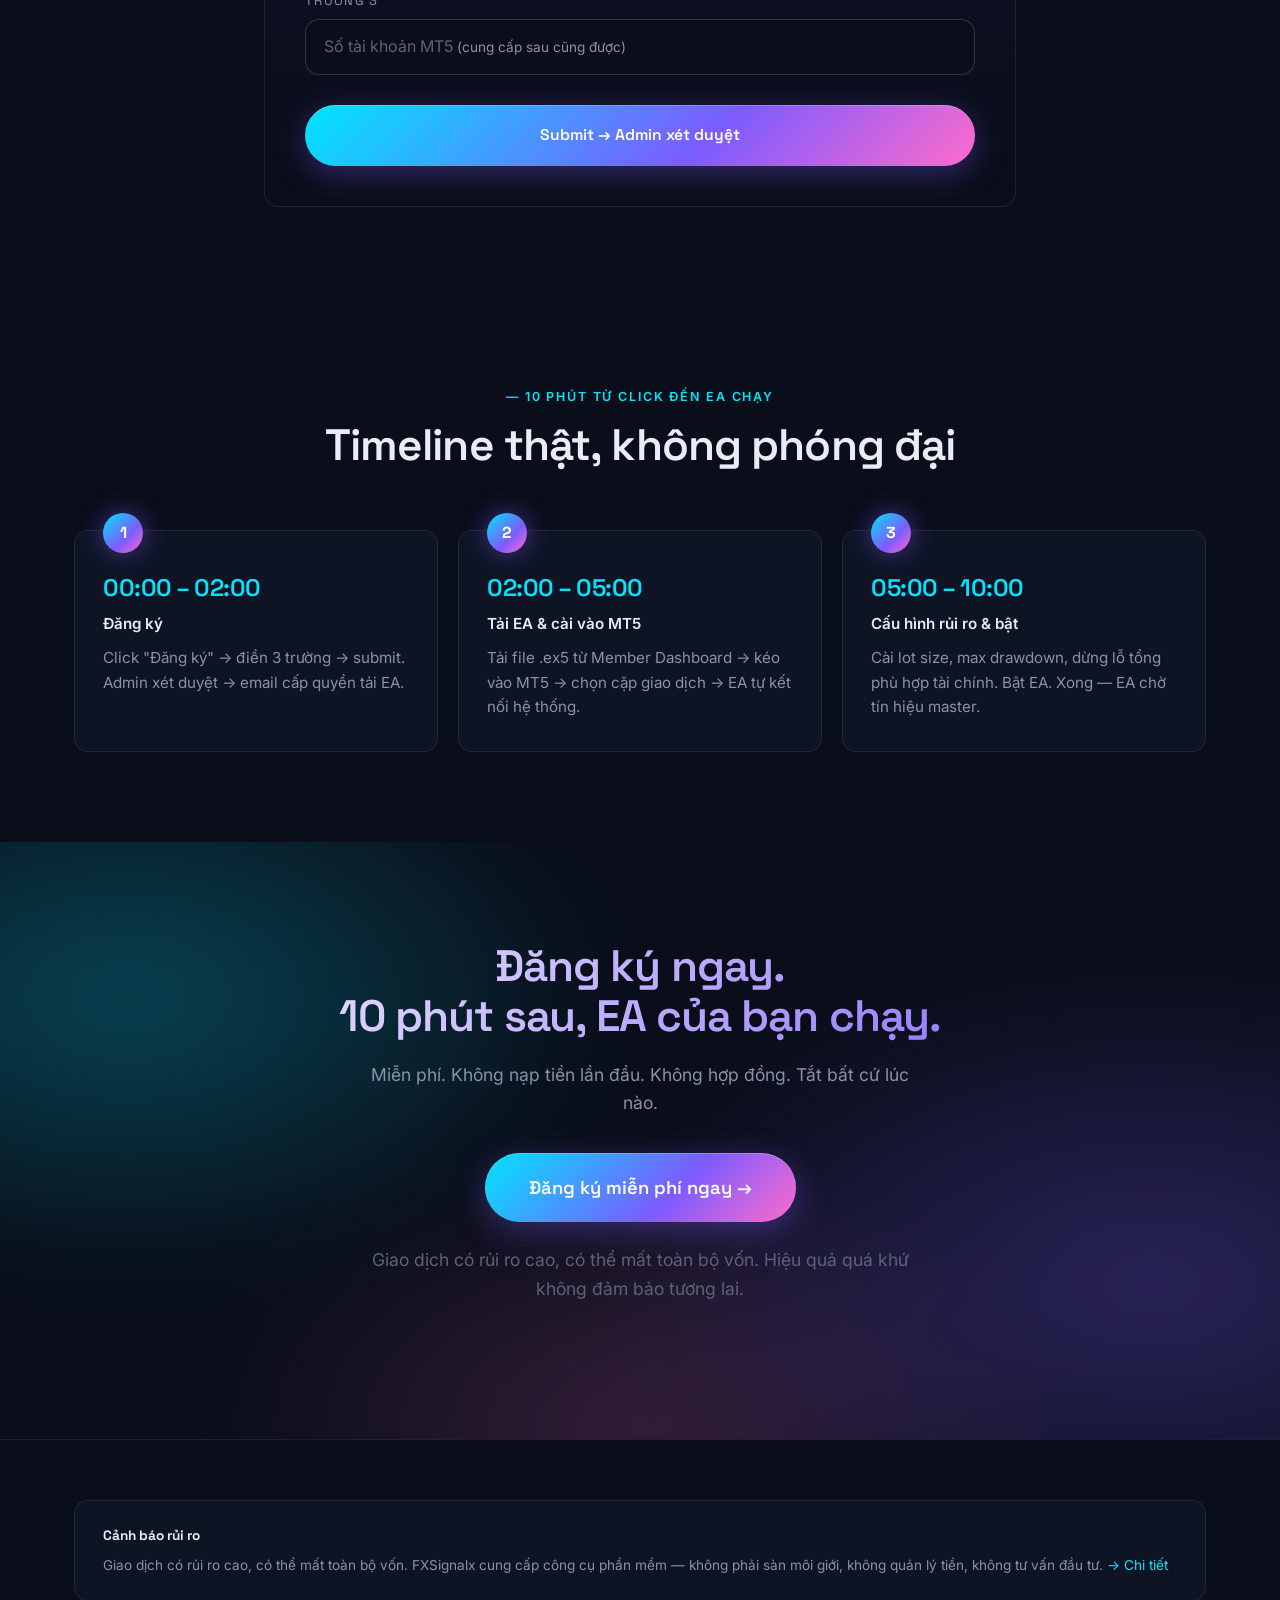
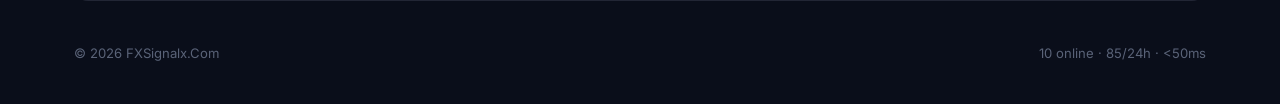
<file: stage-5-most-aware/variant-a.html>
<!DOCTYPE html>
<html lang="vi">
<head>
<meta charset="UTF-8">
<meta name="viewport" content="width=device-width, initial-scale=1.0">
<title>3 bước. Hôm nay. Không phí. — FXSignalx</title>
<meta name="description" content="Đăng ký mất 2 phút. EA chạy sau 10 phút. Miễn phí 100%.">
<link rel="stylesheet" href="../shared/style-variant-a.css">
</head>
<body>

<header class="nav">
  <div class="nav-inner">
    <a href="#" class="logo">FXSignalx</a>
    <nav class="nav-links">
      <a href="#timeline">10 phút setup</a>
      <a href="#form">Form gồm gì</a>
    </nav>
    <a href="https://fxsignalx.com/dang-ky" class="btn btn-primary">Đăng ký →</a>
  </div>
</header>

<!-- ===================== HERO ===================== -->
<section class="hero" style="padding: 140px 0 100px;">
  <div class="aurora"></div>
  <div class="grid-bg"></div>
  <div class="container">
    <div class="eyebrow">Form 3 trường · 2 phút</div>
    <h1 style="font-size: clamp(3rem, 7vw, 6rem); line-height: 1.05;">3 bước.<br>Hôm nay.<br><span class="grad">Không phí.</span></h1>
    <p class="lead">
      Đăng ký mất 2 phút. EA chạy sau 10 phút. Bạn đã biết hết — đây là cánh cửa.
    </p>
    <div class="hero-cta">
      <a href="https://fxsignalx.com/dang-ky" class="btn btn-primary" style="padding: 20px 40px; font-size: 1.1rem;">Đăng ký miễn phí — Bắt đầu →</a>
    </div>
    <div class="hero-badges">
      <span>Miễn phí 100%</span>
      <span>Không nạp tiền lần đầu</span>
      <span>Tắt bất cứ lúc nào</span>
    </div>
  </div>
</section>

<!-- ===================== LIVE STRIP ===================== -->
<section style="padding: 30px 0; background: var(--bg-elev); border-top: 1px solid var(--border); border-bottom: 1px solid var(--border);">
  <div class="container">
    <div style="display: flex; gap: 30px; justify-content: center; flex-wrap: wrap; align-items: center; font-family: 'Space Grotesk', sans-serif;">
      <div style="display: flex; align-items: center; gap: 10px;">
        <span style="display: inline-block; width: 10px; height: 10px; border-radius: 50%; background: var(--green); box-shadow: 0 0 12px var(--green); animation: pulse 2s ease-in-out infinite;"></span>
        <span style="font-weight: 700; letter-spacing: 0.1em; color: var(--green); font-size: 0.85rem;">LIVE</span>
      </div>
      <div style="color: var(--fg); font-size: 0.95rem;"><strong>10</strong> đang chạy</div>
      <div style="color: var(--fg); font-size: 0.95rem;"><strong>85</strong> lệnh/24h</div>
      <div style="color: var(--fg); font-size: 0.95rem;">Lệnh gần nhất <strong>12:37</strong></div>
      <div style="color: var(--fg); font-size: 0.95rem;">Bridge <strong>&lt;50ms</strong></div>
    </div>
  </div>
</section>

<!-- ===================== FORM PREVIEW ===================== -->
<section class="section" id="form">
  <div class="container" style="max-width: 800px;">
    <div class="section-head">
      <div class="label">— Form gồm gì</div>
      <h2>3 trường. Không hơn.</h2>
      <p>Chúng tôi chỉ hỏi đủ để cấp license EA. Bạn không cần upload giấy tờ, không cần video xác minh.</p>
    </div>
    <div class="card" style="padding: 40px; background: linear-gradient(180deg, rgba(124,92,255,0.06), transparent);">
      <div style="display: flex; flex-direction: column; gap: 18px;">
        <div>
          <div style="font-family: 'Space Grotesk', sans-serif; font-size: 0.82rem; color: var(--fg-muted); text-transform: uppercase; letter-spacing: 0.1em; margin-bottom: 8px;">Trường 1</div>
          <div style="padding: 14px 18px; background: var(--bg); border: 1px solid var(--border-strong); border-radius: var(--radius); color: var(--fg-dim);">Họ và tên</div>
        </div>
        <div>
          <div style="font-family: 'Space Grotesk', sans-serif; font-size: 0.82rem; color: var(--fg-muted); text-transform: uppercase; letter-spacing: 0.1em; margin-bottom: 8px;">Trường 2</div>
          <div style="padding: 14px 18px; background: var(--bg); border: 1px solid var(--border-strong); border-radius: var(--radius); color: var(--fg-dim);">Email</div>
        </div>
        <div>
          <div style="font-family: 'Space Grotesk', sans-serif; font-size: 0.82rem; color: var(--fg-muted); text-transform: uppercase; letter-spacing: 0.1em; margin-bottom: 8px;">Trường 3</div>
          <div style="padding: 14px 18px; background: var(--bg); border: 1px solid var(--border-strong); border-radius: var(--radius); color: var(--fg-dim);">Số tài khoản MT5 <span style="color:var(--fg-muted); font-size: 0.85rem;">(cung cấp sau cũng được)</span></div>
        </div>
        <a href="https://fxsignalx.com/dang-ky" class="btn btn-primary" style="margin-top: 12px; justify-content: center; padding: 18px;">Submit → Admin xét duyệt</a>
      </div>
    </div>
  </div>
</section>

<!-- ===================== TIMELINE ===================== -->
<section class="section" id="timeline">
  <div class="container">
    <div class="section-head">
      <div class="label">— 10 phút từ click đến EA chạy</div>
      <h2>Timeline thật, không phóng đại</h2>
    </div>
    <div class="grid grid-3">
      <div class="step">
        <div class="step-num">1</div>
        <h3 style="font-family: 'Space Grotesk'; color: var(--cyan);">00:00 – 02:00</h3>
        <p style="font-weight: 600; color: var(--fg); margin: 6px 0 10px;">Đăng ký</p>
        <p>Click "Đăng ký" → điền 3 trường → submit. Admin xét duyệt → email cấp quyền tải EA.</p>
      </div>
      <div class="step">
        <div class="step-num">2</div>
        <h3 style="font-family: 'Space Grotesk'; color: var(--cyan);">02:00 – 05:00</h3>
        <p style="font-weight: 600; color: var(--fg); margin: 6px 0 10px;">Tải EA & cài vào MT5</p>
        <p>Tải file .ex5 từ Member Dashboard → kéo vào MT5 → chọn cặp giao dịch → EA tự kết nối hệ thống.</p>
      </div>
      <div class="step">
        <div class="step-num">3</div>
        <h3 style="font-family: 'Space Grotesk'; color: var(--cyan);">05:00 – 10:00</h3>
        <p style="font-weight: 600; color: var(--fg); margin: 6px 0 10px;">Cấu hình rủi ro & bật</p>
        <p>Cài lot size, max drawdown, dừng lỗ tổng phù hợp tài chính. Bật EA. Xong — EA chờ tín hiệu master.</p>
      </div>
    </div>
  </div>
</section>

<!-- ===================== CTA ===================== -->
<section class="cta-section">
  <div class="aurora"></div>
  <div class="container" style="position: relative; z-index: 1;">
    <h2>Đăng ký ngay.<br>10 phút sau, EA của bạn chạy.</h2>
    <p>Miễn phí. Không nạp tiền lần đầu. Không hợp đồng. Tắt bất cứ lúc nào.</p>
    <div class="hero-cta">
      <a href="https://fxsignalx.com/dang-ky" class="btn btn-primary" style="padding: 20px 44px; font-size: 1.15rem;">Đăng ký miễn phí ngay →</a>
    </div>
    <p class="cta-disclaimer">Giao dịch có rủi ro cao, có thể mất toàn bộ vốn. Hiệu quả quá khứ không đảm bảo tương lai.</p>
  </div>
</section>

<!-- ===================== FOOTER ===================== -->
<footer class="footer">
  <div class="container">
    <div class="footer-risk">
      <strong>Cảnh báo rủi ro</strong>
      Giao dịch có rủi ro cao, có thể mất toàn bộ vốn. FXSignalx cung cấp công cụ phần mềm — không phải sàn môi giới, không quản lý tiền, không tư vấn đầu tư.
      <a href="https://fxsignalx.com/canh-bao-rui-ro">→ Chi tiết</a>
    </div>
    <div class="footer-bottom" style="border: none; padding: 12px 0 0;">
      <span>© 2026 FXSignalx.Com</span>
      <span>10 online · 85/24h · &lt;50ms</span>
    </div>
  </div>
</footer>

</body>
</html>
</file>
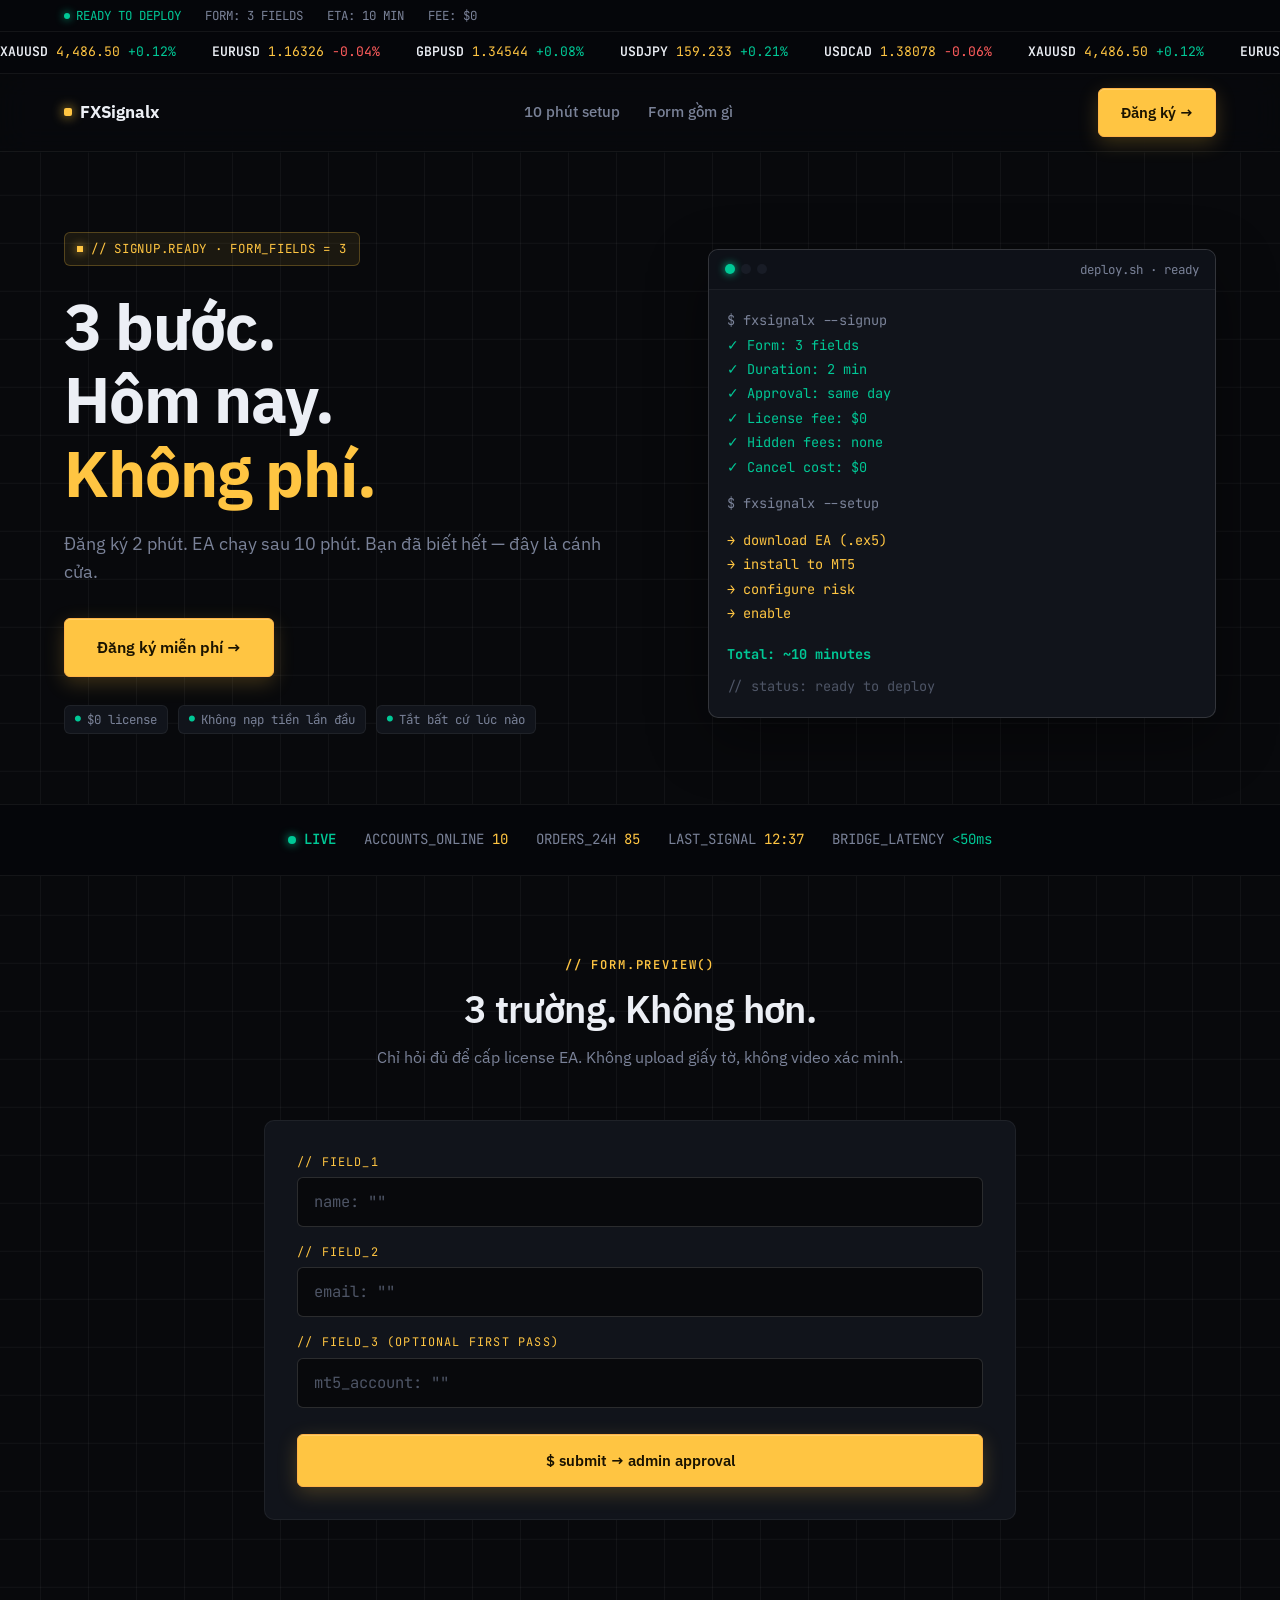
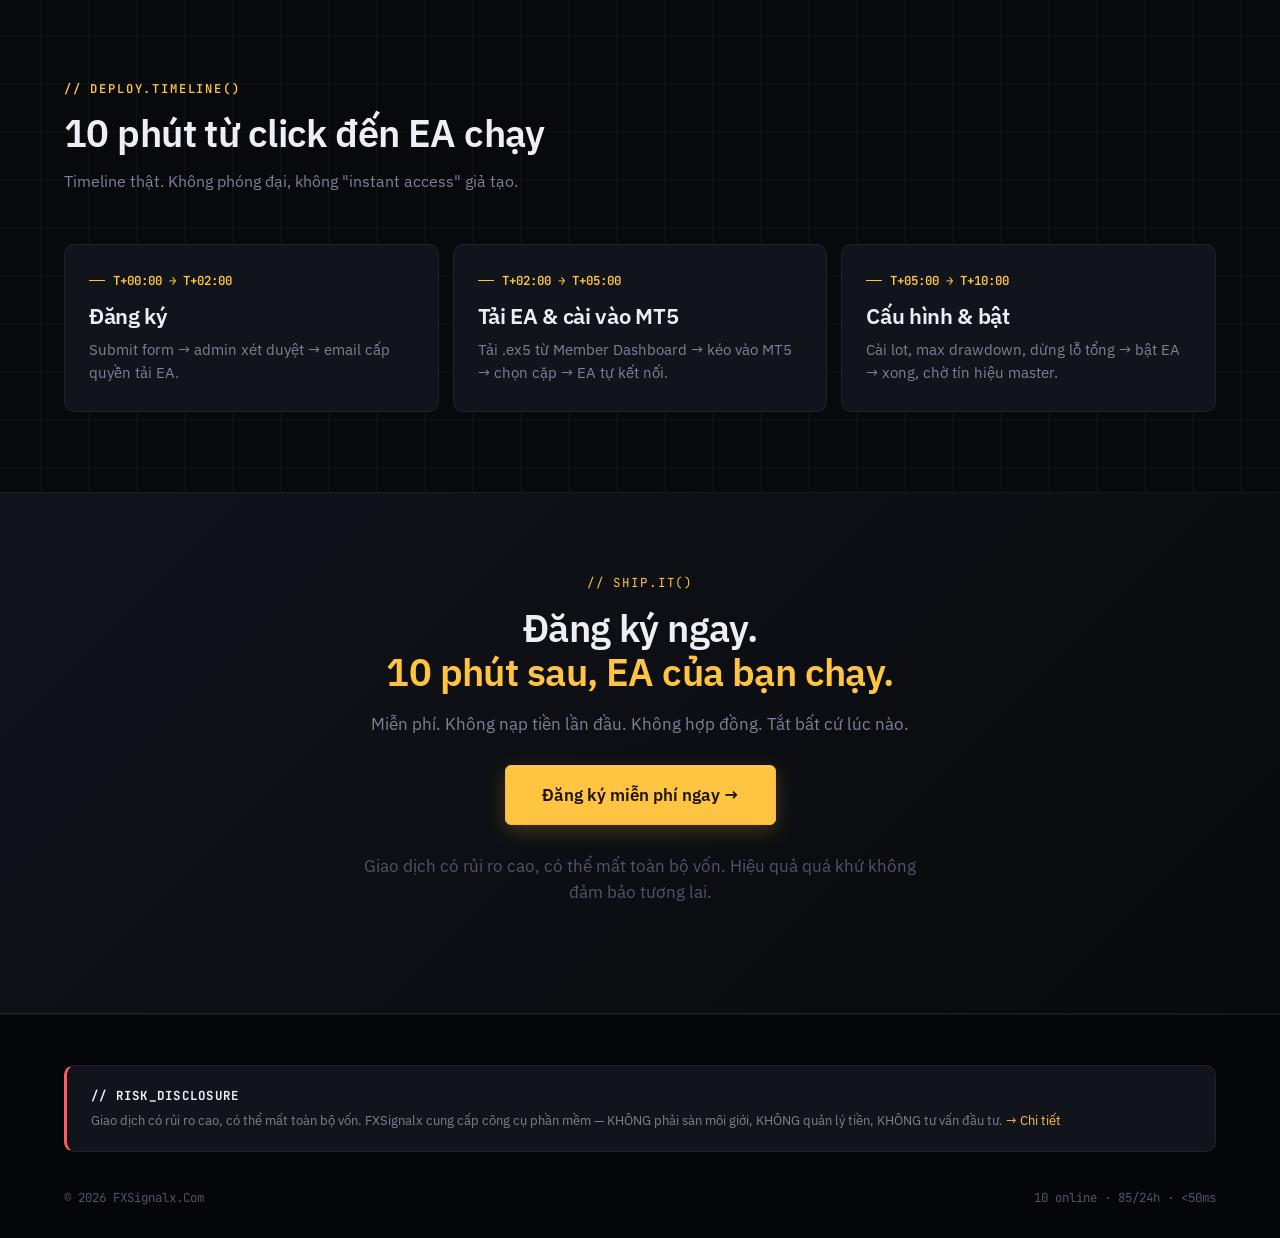
<file: stage-5-most-aware/variant-b.html>
<!DOCTYPE html>
<html lang="vi">
<head>
<meta charset="UTF-8">
<meta name="viewport" content="width=device-width, initial-scale=1.0">
<title>3 bước. Hôm nay. Không phí. — FXSignalx</title>
<meta name="description" content="Form 3 trường, 2 phút. EA chạy sau 10 phút. Miễn phí.">
<link rel="stylesheet" href="../shared/style-variant-b.css">
</head>
<body>

<div class="status-bar">
  <div class="status-inner">
    <span class="status-item online"><span class="dot"></span> READY TO DEPLOY</span>
    <span class="status-item">FORM: 3 FIELDS</span>
    <span class="status-item">ETA: 10 MIN</span>
    <span class="status-item">FEE: $0</span>
  </div>
</div>

<div class="ticker">
  <div class="ticker-track">
    <span class="ticker-item"><span class="sym">XAUUSD</span> <span class="price">4,486.50</span> <span class="chg up">+0.12%</span></span>
    <span class="ticker-item"><span class="sym">EURUSD</span> <span class="price">1.16326</span> <span class="chg down">−0.04%</span></span>
    <span class="ticker-item"><span class="sym">GBPUSD</span> <span class="price">1.34544</span> <span class="chg up">+0.08%</span></span>
    <span class="ticker-item"><span class="sym">USDJPY</span> <span class="price">159.233</span> <span class="chg up">+0.21%</span></span>
    <span class="ticker-item"><span class="sym">USDCAD</span> <span class="price">1.38078</span> <span class="chg down">−0.06%</span></span>
    <span class="ticker-item"><span class="sym">XAUUSD</span> <span class="price">4,486.50</span> <span class="chg up">+0.12%</span></span>
    <span class="ticker-item"><span class="sym">EURUSD</span> <span class="price">1.16326</span> <span class="chg down">−0.04%</span></span>
    <span class="ticker-item"><span class="sym">GBPUSD</span> <span class="price">1.34544</span> <span class="chg up">+0.08%</span></span>
    <span class="ticker-item"><span class="sym">USDJPY</span> <span class="price">159.233</span> <span class="chg up">+0.21%</span></span>
    <span class="ticker-item"><span class="sym">USDCAD</span> <span class="price">1.38078</span> <span class="chg down">−0.06%</span></span>
  </div>
</div>

<header class="nav">
  <div class="nav-inner">
    <a href="#" class="logo"><span class="dot"></span> FXSignalx</a>
    <nav class="nav-links">
      <a href="#timeline">10 phút setup</a>
      <a href="#form">Form gồm gì</a>
    </nav>
    <a href="https://fxsignalx.com/dang-ky" class="btn btn-primary">Đăng ký →</a>
  </div>
</header>

<!-- ===================== HERO ===================== -->
<section class="hero">
  <div class="container">
    <div class="hero-grid">
      <div>
        <div class="eyebrow">// signup.ready · form_fields = 3</div>
        <h1 style="font-size: clamp(2.5rem, 5vw, 4.2rem);">3 bước.<br>Hôm nay.<br><span class="accent">Không phí.</span></h1>
        <p class="lead">
          Đăng ký 2 phút. EA chạy sau 10 phút. Bạn đã biết hết — đây là cánh cửa.
        </p>
        <div class="hero-cta">
          <a href="https://fxsignalx.com/dang-ky" class="btn btn-primary" style="padding: 16px 32px; font-size: 1rem;">Đăng ký miễn phí →</a>
        </div>
        <div class="hero-badges">
          <span>$0 license</span>
          <span>Không nạp tiền lần đầu</span>
          <span>Tắt bất cứ lúc nào</span>
        </div>
      </div>
      <div>
        <div class="terminal">
          <div class="terminal-head">
            <div class="dots"><span class="live"></span><span></span><span></span></div>
            <span class="title">deploy.sh · ready</span>
          </div>
          <div class="terminal-body">
            <div style="font-family: 'JetBrains Mono', monospace; font-size: 0.85rem; line-height: 1.8;">
              <div style="color: var(--fg-muted);">$ fxsignalx --signup</div>
              <div style="color: var(--green);">✓ Form: 3 fields</div>
              <div style="color: var(--green);">✓ Duration: 2 min</div>
              <div style="color: var(--green);">✓ Approval: same day</div>
              <div style="color: var(--green);">✓ License fee: $0</div>
              <div style="color: var(--green);">✓ Hidden fees: none</div>
              <div style="color: var(--green);">✓ Cancel cost: $0</div>
              <div style="margin: 12px 0; color: var(--fg-muted);">$ fxsignalx --setup</div>
              <div style="color: var(--gold);">→ download EA (.ex5)</div>
              <div style="color: var(--gold);">→ install to MT5</div>
              <div style="color: var(--gold);">→ configure risk</div>
              <div style="color: var(--gold);">→ enable</div>
              <div style="margin-top: 16px; color: var(--green);"><strong>Total: ~10 minutes</strong></div>
              <div style="color: var(--fg-dim); margin-top: 8px;">// status: ready to deploy</div>
            </div>
          </div>
        </div>
      </div>
    </div>
  </div>
</section>

<!-- ===================== LIVE STRIP ===================== -->
<section style="padding: 24px 0; background: #05060A; border-top: 1px solid var(--border); border-bottom: 1px solid var(--border);">
  <div class="container">
    <div style="display: flex; gap: 28px; justify-content: center; flex-wrap: wrap; align-items: center; font-family: 'JetBrains Mono', monospace; font-size: 0.88rem;">
      <div style="display: flex; align-items: center; gap: 8px;">
        <span style="display: inline-block; width: 8px; height: 8px; border-radius: 50%; background: var(--green); box-shadow: 0 0 10px var(--green); animation: pulse 2s ease-in-out infinite;"></span>
        <span style="color: var(--green); font-weight: 600;">LIVE</span>
      </div>
      <div style="color: var(--fg-muted);">ACCOUNTS_ONLINE <span class="accent">10</span></div>
      <div style="color: var(--fg-muted);">ORDERS_24H <span class="accent">85</span></div>
      <div style="color: var(--fg-muted);">LAST_SIGNAL <span class="accent">12:37</span></div>
      <div style="color: var(--fg-muted);">BRIDGE_LATENCY <span class="green">&lt;50ms</span></div>
    </div>
  </div>
</section>

<!-- ===================== FORM PREVIEW ===================== -->
<section class="section" id="form">
  <div class="container" style="max-width: 800px;">
    <div class="section-head center">
      <div class="label">// form.preview()</div>
      <h2>3 trường. Không hơn.</h2>
      <p>Chỉ hỏi đủ để cấp license EA. Không upload giấy tờ, không video xác minh.</p>
    </div>
    <div class="chart-card" style="padding: 32px;">
      <div style="display: flex; flex-direction: column; gap: 16px;">
        <div>
          <div class="mono" style="font-size: 0.74rem; color: var(--gold); text-transform: uppercase; letter-spacing: 0.1em; margin-bottom: 6px;">// field_1</div>
          <div style="padding: 12px 16px; background: var(--bg); border: 1px solid var(--border-strong); border-radius: var(--radius-sm); color: var(--fg-dim); font-family: 'JetBrains Mono', monospace;">name: ""</div>
        </div>
        <div>
          <div class="mono" style="font-size: 0.74rem; color: var(--gold); text-transform: uppercase; letter-spacing: 0.1em; margin-bottom: 6px;">// field_2</div>
          <div style="padding: 12px 16px; background: var(--bg); border: 1px solid var(--border-strong); border-radius: var(--radius-sm); color: var(--fg-dim); font-family: 'JetBrains Mono', monospace;">email: ""</div>
        </div>
        <div>
          <div class="mono" style="font-size: 0.74rem; color: var(--gold); text-transform: uppercase; letter-spacing: 0.1em; margin-bottom: 6px;">// field_3 (optional first pass)</div>
          <div style="padding: 12px 16px; background: var(--bg); border: 1px solid var(--border-strong); border-radius: var(--radius-sm); color: var(--fg-dim); font-family: 'JetBrains Mono', monospace;">mt5_account: ""</div>
        </div>
        <a href="https://fxsignalx.com/dang-ky" class="btn btn-primary" style="margin-top: 10px; justify-content: center; padding: 14px;">$ submit → admin approval</a>
      </div>
    </div>
  </div>
</section>

<!-- ===================== TIMELINE ===================== -->
<section class="section" id="timeline">
  <div class="container">
    <div class="section-head">
      <div class="label">// deploy.timeline()</div>
      <h2>10 phút từ click đến EA chạy</h2>
      <p>Timeline thật. Không phóng đại, không "instant access" giả tạo.</p>
    </div>
    <div class="steps">
      <div class="step">
        <div class="step-num">T+00:00 → T+02:00</div>
        <h3>Đăng ký</h3>
        <p>Submit form → admin xét duyệt → email cấp quyền tải EA.</p>
      </div>
      <div class="step">
        <div class="step-num">T+02:00 → T+05:00</div>
        <h3>Tải EA & cài vào MT5</h3>
        <p>Tải .ex5 từ Member Dashboard → kéo vào MT5 → chọn cặp → EA tự kết nối.</p>
      </div>
      <div class="step">
        <div class="step-num">T+05:00 → T+10:00</div>
        <h3>Cấu hình & bật</h3>
        <p>Cài lot, max drawdown, dừng lỗ tổng → bật EA → xong, chờ tín hiệu master.</p>
      </div>
    </div>
  </div>
</section>

<!-- ===================== CTA ===================== -->
<section class="cta-section">
  <div class="container">
    <div class="cta-inner">
      <div class="label" style="font-family: 'JetBrains Mono', monospace; font-size: 0.78rem; color: var(--gold); text-transform: uppercase; letter-spacing: 0.15em; margin-bottom: 14px;">// ship.it()</div>
      <h2>Đăng ký ngay.<br><span class="accent">10 phút sau, EA của bạn chạy.</span></h2>
      <p>Miễn phí. Không nạp tiền lần đầu. Không hợp đồng. Tắt bất cứ lúc nào.</p>
      <div class="hero-cta" style="justify-content: center;">
        <a href="https://fxsignalx.com/dang-ky" class="btn btn-primary" style="padding: 16px 36px; font-size: 1.05rem;">Đăng ký miễn phí ngay →</a>
      </div>
      <p class="cta-disclaimer">Giao dịch có rủi ro cao, có thể mất toàn bộ vốn. Hiệu quả quá khứ không đảm bảo tương lai.</p>
    </div>
  </div>
</section>

<!-- ===================== FOOTER ===================== -->
<footer class="footer">
  <div class="container">
    <div class="footer-risk">
      <strong>// RISK_DISCLOSURE</strong>
      Giao dịch có rủi ro cao, có thể mất toàn bộ vốn. FXSignalx cung cấp công cụ phần mềm — KHÔNG phải sàn môi giới, KHÔNG quản lý tiền, KHÔNG tư vấn đầu tư.
      <a href="https://fxsignalx.com/canh-bao-rui-ro">→ Chi tiết</a>
    </div>
    <div class="footer-bottom" style="border: none; padding: 12px 0 0;">
      <span>© 2026 FXSignalx.Com</span>
      <span>10 online · 85/24h · &lt;50ms</span>
    </div>
  </div>
</footer>

</body>
</html>
</file>
<file: shared/style-variant-a.css>
/* ============================================================
   Variant A — Cinematic Aurora
   Mood: cảm xúc, mở, hy vọng
   Dark dùng chung với fxsignalx.com gốc
   ============================================================ */

@import url('https://fonts.googleapis.com/css2?family=Inter:wght@400;500;600;700&family=Space+Grotesk:wght@500;600;700&display=swap');

:root {
  --bg: #0A0E1A;
  --bg-elev: #0F1424;
  --bg-elev-2: #151A2E;
  --fg: #E8ECF5;
  --fg-muted: #8A92A8;
  --fg-dim: #5A6378;
  --cyan: #00E5FF;
  --purple: #7C5CFF;
  --pink: #FF6BCB;
  --gold: #FFD66B;
  --green: #22D3A4;
  --red: #FF5C77;
  --accent-grad: linear-gradient(135deg, #00E5FF 0%, #7C5CFF 60%, #FF6BCB 100%);
  --accent-grad-soft: linear-gradient(135deg, rgba(0,229,255,0.18) 0%, rgba(124,92,255,0.18) 100%);
  --border: rgba(255,255,255,0.08);
  --border-strong: rgba(255,255,255,0.16);
  --radius-sm: 8px;
  --radius: 14px;
  --radius-lg: 24px;
  --shadow-glow: 0 0 80px rgba(124,92,255,0.25);
  --max-w: 1180px;
}

* { box-sizing: border-box; margin: 0; padding: 0; }
html { scroll-behavior: smooth; }
body {
  background: var(--bg);
  color: var(--fg);
  font-family: 'Inter', system-ui, -apple-system, sans-serif;
  font-size: 16px;
  line-height: 1.6;
  -webkit-font-smoothing: antialiased;
  overflow-x: hidden;
}

h1, h2, h3, h4 {
  font-family: 'Space Grotesk', sans-serif;
  font-weight: 600;
  line-height: 1.12;
  letter-spacing: -0.02em;
}
h1 { font-size: clamp(2.5rem, 5.5vw, 4.5rem); }
h2 { font-size: clamp(1.85rem, 3.5vw, 2.75rem); }
h3 { font-size: clamp(1.25rem, 2vw, 1.5rem); }
p { color: var(--fg-muted); }
a { color: var(--cyan); text-decoration: none; transition: opacity .2s ease; }
a:hover { opacity: .8; }
img, svg { display: block; max-width: 100%; }

.container { max-width: var(--max-w); margin: 0 auto; padding: 0 24px; }

/* ---------- Header / Nav ---------- */
.nav {
  position: sticky; top: 0; z-index: 50;
  background: rgba(10,14,26,0.7);
  backdrop-filter: blur(20px) saturate(180%);
  -webkit-backdrop-filter: blur(20px) saturate(180%);
  border-bottom: 1px solid var(--border);
}
.nav-inner {
  max-width: var(--max-w); margin: 0 auto;
  display: flex; align-items: center; justify-content: space-between;
  padding: 16px 24px;
}
.logo {
  font-family: 'Space Grotesk', sans-serif;
  font-weight: 700; font-size: 1.1rem;
  background: var(--accent-grad); -webkit-background-clip: text; background-clip: text; color: transparent;
  letter-spacing: -0.01em;
}
.nav-links { display: flex; gap: 28px; }
.nav-links a { color: var(--fg-muted); font-size: 0.92rem; font-weight: 500; }
.nav-links a:hover { color: var(--fg); }
@media (max-width: 720px) { .nav-links { display: none; } }

/* ---------- Buttons ---------- */
.btn {
  display: inline-flex; align-items: center; gap: 8px;
  padding: 14px 28px;
  border-radius: 999px;
  font-family: 'Space Grotesk', sans-serif; font-weight: 600; font-size: 0.98rem;
  border: none; cursor: pointer;
  transition: transform .15s ease, box-shadow .25s ease, opacity .2s ease;
  text-decoration: none; white-space: nowrap;
}
.btn-primary {
  background: var(--accent-grad);
  color: white;
  box-shadow: 0 8px 32px rgba(124,92,255,0.35), inset 0 1px 0 rgba(255,255,255,0.2);
}
.btn-primary:hover { transform: translateY(-2px); box-shadow: 0 14px 40px rgba(124,92,255,0.5); opacity: 1; }
.btn-secondary {
  background: rgba(255,255,255,0.06); color: var(--fg);
  border: 1px solid var(--border-strong);
}
.btn-secondary:hover { background: rgba(255,255,255,0.1); opacity: 1; }
.btn-ghost { background: transparent; color: var(--fg); padding: 14px 0; }

/* ---------- Hero ---------- */
.hero {
  position: relative; overflow: hidden;
  padding: 120px 0 100px;
  text-align: center;
}
.aurora {
  position: absolute; inset: -30%; z-index: 0; pointer-events: none;
  background:
    radial-gradient(40% 50% at 25% 35%, rgba(0,229,255,0.35), transparent 60%),
    radial-gradient(45% 55% at 75% 65%, rgba(124,92,255,0.40), transparent 60%),
    radial-gradient(35% 45% at 50% 80%, rgba(255,107,203,0.25), transparent 60%);
  filter: blur(40px);
  animation: aurora-rotate 28s linear infinite;
}
@keyframes aurora-rotate {
  0% { transform: rotate(0deg) scale(1); }
  50% { transform: rotate(180deg) scale(1.1); }
  100% { transform: rotate(360deg) scale(1); }
}
.grid-bg {
  position: absolute; inset: 0; z-index: 0; pointer-events: none;
  background-image:
    linear-gradient(rgba(255,255,255,0.025) 1px, transparent 1px),
    linear-gradient(90deg, rgba(255,255,255,0.025) 1px, transparent 1px);
  background-size: 50px 50px;
  mask-image: radial-gradient(ellipse at center, black 30%, transparent 75%);
  -webkit-mask-image: radial-gradient(ellipse at center, black 30%, transparent 75%);
}
.hero > .container { position: relative; z-index: 1; }

.eyebrow {
  display: inline-flex; align-items: center; gap: 8px;
  padding: 7px 16px; border-radius: 999px;
  background: rgba(255,255,255,0.05);
  border: 1px solid var(--border-strong);
  font-size: 0.82rem; font-weight: 500; color: var(--fg-muted);
  margin-bottom: 28px;
}
.eyebrow::before {
  content: ''; width: 6px; height: 6px; border-radius: 50%;
  background: var(--green);
  box-shadow: 0 0 12px var(--green);
  animation: pulse 2s ease-in-out infinite;
}
@keyframes pulse { 50% { opacity: .5; } }

.hero h1 {
  background: linear-gradient(135deg, #FFFFFF 0%, #B6BFD8 70%, #7C5CFF 100%);
  -webkit-background-clip: text; background-clip: text; color: transparent;
  margin-bottom: 24px;
}
.hero h1 .grad {
  background: var(--accent-grad);
  -webkit-background-clip: text; background-clip: text; color: transparent;
}
.hero p.lead {
  font-size: clamp(1.1rem, 1.6vw, 1.3rem);
  color: var(--fg-muted);
  max-width: 640px; margin: 0 auto 40px;
}
.hero-cta { display: flex; gap: 16px; justify-content: center; flex-wrap: wrap; margin-bottom: 48px; }

.hero-badges {
  display: flex; gap: 12px; justify-content: center; flex-wrap: wrap;
  font-size: 0.85rem; color: var(--fg-muted);
}
.hero-badges span {
  display: inline-flex; align-items: center; gap: 6px;
  padding: 6px 14px;
  background: rgba(255,255,255,0.04);
  border: 1px solid var(--border);
  border-radius: 999px;
}
.hero-badges span::before { content: '✓'; color: var(--cyan); font-weight: 700; }

/* ---------- Section ---------- */
.section { padding: 90px 0; position: relative; }
.section-head { text-align: center; margin-bottom: 60px; }
.section-head .label {
  font-size: 0.78rem; font-weight: 600; letter-spacing: 0.15em;
  color: var(--cyan); text-transform: uppercase; margin-bottom: 14px;
}
.section-head h2 { margin-bottom: 16px; }
.section-head p { max-width: 600px; margin: 0 auto; font-size: 1.05rem; }

/* ---------- Cards / grid ---------- */
.grid { display: grid; gap: 20px; }
.grid-2 { grid-template-columns: repeat(2, 1fr); }
.grid-3 { grid-template-columns: repeat(3, 1fr); }
.grid-4 { grid-template-columns: repeat(4, 1fr); }
@media (max-width: 880px) {
  .grid-3, .grid-4 { grid-template-columns: repeat(2, 1fr); }
}
@media (max-width: 600px) {
  .grid-2, .grid-3, .grid-4 { grid-template-columns: 1fr; }
}

.card {
  background: linear-gradient(180deg, var(--bg-elev) 0%, var(--bg) 100%);
  border: 1px solid var(--border);
  border-radius: var(--radius);
  padding: 28px;
  transition: border-color .2s ease, transform .2s ease;
}
.card:hover { border-color: var(--border-strong); transform: translateY(-3px); }
.card .icon {
  width: 44px; height: 44px; border-radius: 12px;
  background: var(--accent-grad-soft);
  display: flex; align-items: center; justify-content: center;
  margin-bottom: 18px; font-size: 1.4rem;
}
.card h3 { margin-bottom: 10px; }
.card p { font-size: 0.95rem; }

/* ---------- Stats strip ---------- */
.stats {
  display: grid; grid-template-columns: repeat(4, 1fr);
  background: var(--bg-elev);
  border: 1px solid var(--border);
  border-radius: var(--radius-lg);
  padding: 28px;
  margin: 0 auto;
}
.stat { text-align: center; padding: 12px; border-right: 1px solid var(--border); }
.stat:last-child { border-right: none; }
.stat-num {
  font-family: 'Space Grotesk', sans-serif;
  font-size: clamp(1.8rem, 3vw, 2.4rem); font-weight: 700;
  background: var(--accent-grad); -webkit-background-clip: text; background-clip: text; color: transparent;
}
.stat-label { font-size: 0.82rem; color: var(--fg-muted); margin-top: 6px; text-transform: uppercase; letter-spacing: 0.08em; }
@media (max-width: 760px) {
  .stats { grid-template-columns: repeat(2, 1fr); }
  .stat:nth-child(2) { border-right: none; }
}

/* ---------- 3-step process ---------- */
.steps { display: grid; grid-template-columns: repeat(3, 1fr); gap: 24px; }
.step {
  position: relative;
  background: var(--bg-elev);
  border: 1px solid var(--border);
  border-radius: var(--radius);
  padding: 32px 28px;
}
.step-num {
  position: absolute; top: -18px; left: 28px;
  width: 40px; height: 40px; border-radius: 50%;
  background: var(--accent-grad);
  display: flex; align-items: center; justify-content: center;
  font-family: 'Space Grotesk', sans-serif; font-weight: 700; font-size: 1rem;
  color: white;
  box-shadow: 0 0 24px rgba(124,92,255,0.5);
}
.step h3 { margin: 12px 0 10px; }
.step p { font-size: 0.95rem; }
@media (max-width: 880px) { .steps { grid-template-columns: 1fr; } }

/* ---------- Ticker (bottom strip) ---------- */
.ticker {
  background: var(--bg-elev);
  border-top: 1px solid var(--border);
  border-bottom: 1px solid var(--border);
  overflow: hidden;
  padding: 14px 0;
}
.ticker-track {
  display: flex; gap: 48px;
  white-space: nowrap;
  animation: ticker-scroll 50s linear infinite;
}
.ticker-item {
  display: inline-flex; align-items: center; gap: 10px;
  font-size: 0.92rem; color: var(--fg-muted);
}
.ticker-item .sym { color: var(--fg); font-weight: 600; }
.ticker-item .price { color: var(--cyan); font-family: 'Space Grotesk', sans-serif; }
@keyframes ticker-scroll { to { transform: translateX(-50%); } }

/* ---------- CTA ---------- */
.cta-section {
  position: relative; overflow: hidden;
  padding: 100px 0; text-align: center;
}
.cta-section .aurora { opacity: 0.7; }
.cta-section h2 {
  background: linear-gradient(135deg, #FFFFFF, #7C5CFF);
  -webkit-background-clip: text; background-clip: text; color: transparent;
  margin-bottom: 20px;
}
.cta-section p { max-width: 560px; margin: 0 auto 36px; font-size: 1.1rem; }
.cta-section .hero-cta { margin-bottom: 24px; }
.cta-disclaimer { font-size: 0.8rem; color: var(--fg-dim); max-width: 560px; margin: 0 auto; }

/* ---------- Quote / testimonial ---------- */
.quote {
  background: var(--bg-elev);
  border: 1px solid var(--border);
  border-radius: var(--radius);
  padding: 32px;
  position: relative;
}
.quote::before {
  content: '"'; position: absolute; top: 4px; left: 18px;
  font-family: 'Space Grotesk', sans-serif; font-size: 4rem; line-height: 1;
  color: var(--purple); opacity: 0.5;
}
.quote-text { font-size: 1.05rem; color: var(--fg); margin-bottom: 16px; padding-top: 16px; }
.quote-author { font-size: 0.88rem; color: var(--fg-muted); }
.quote-author strong { color: var(--fg); font-weight: 600; }

/* ---------- Comparison table ---------- */
.compare {
  background: var(--bg-elev);
  border: 1px solid var(--border);
  border-radius: var(--radius-lg);
  overflow: hidden;
}
.compare-row {
  display: grid; grid-template-columns: 1.4fr 1fr 1fr;
  padding: 18px 28px;
  border-bottom: 1px solid var(--border);
  align-items: center;
}
.compare-row:last-child { border-bottom: none; }
.compare-row.head {
  background: rgba(255,255,255,0.03);
  font-family: 'Space Grotesk', sans-serif; font-weight: 600;
  text-transform: uppercase; font-size: 0.82rem; letter-spacing: 0.1em;
  color: var(--fg-muted);
}
.compare-row.head .ours { color: var(--cyan); }
.compare-cell { font-size: 0.95rem; }
.compare-cell.feature { color: var(--fg-muted); }
.compare-cell.ours { color: var(--fg); font-weight: 500; }
.compare-cell.them { color: var(--fg-dim); }
.check { color: var(--green); margin-right: 6px; }
.cross { color: var(--red); margin-right: 6px; }
@media (max-width: 720px) {
  .compare-row { grid-template-columns: 1fr; gap: 6px; padding: 14px 18px; }
  .compare-row.head { display: none; }
}

/* ---------- FAQ ---------- */
.faq-item {
  background: var(--bg-elev);
  border: 1px solid var(--border);
  border-radius: var(--radius);
  padding: 24px 28px;
  margin-bottom: 14px;
}
.faq-item summary {
  cursor: pointer; list-style: none;
  font-family: 'Space Grotesk', sans-serif; font-weight: 600;
  font-size: 1.05rem;
  display: flex; justify-content: space-between; align-items: center;
}
.faq-item summary::-webkit-details-marker { display: none; }
.faq-item summary::after { content: '+'; font-size: 1.4rem; color: var(--cyan); }
.faq-item[open] summary::after { content: '−'; }
.faq-item p { margin-top: 12px; font-size: 0.95rem; }

/* ---------- Footer ---------- */
.footer {
  padding: 60px 0 40px;
  border-top: 1px solid var(--border);
  background: var(--bg);
}
.footer-grid {
  display: grid; grid-template-columns: 1.6fr repeat(3, 1fr); gap: 40px;
  margin-bottom: 40px;
}
.footer-brand p { font-size: 0.88rem; max-width: 320px; margin-top: 12px; }
.footer-col h4 {
  font-size: 0.78rem; text-transform: uppercase; letter-spacing: 0.12em;
  color: var(--fg-muted); margin-bottom: 16px;
}
.footer-col a { display: block; color: var(--fg-muted); font-size: 0.92rem; margin-bottom: 10px; }
.footer-col a:hover { color: var(--fg); }
.footer-risk {
  background: var(--bg-elev);
  border: 1px solid var(--border);
  border-radius: var(--radius);
  padding: 24px 28px;
  font-size: 0.85rem;
  color: var(--fg-muted);
  margin-bottom: 30px;
}
.footer-risk strong { color: var(--fg); display: block; margin-bottom: 8px; font-family: 'Space Grotesk', sans-serif; }
.footer-risk a { color: var(--cyan); }
.footer-bottom {
  display: flex; justify-content: space-between; flex-wrap: wrap; gap: 12px;
  font-size: 0.82rem; color: var(--fg-dim);
  padding-top: 24px; border-top: 1px solid var(--border);
}
@media (max-width: 880px) {
  .footer-grid { grid-template-columns: 1fr 1fr; gap: 28px; }
}
@media (max-width: 520px) {
  .footer-grid { grid-template-columns: 1fr; }
}

/* ---------- Utility ---------- */
.text-center { text-align: center; }
.muted { color: var(--fg-muted); }
.grad-text { background: var(--accent-grad); -webkit-background-clip: text; background-clip: text; color: transparent; }
.divider {
  height: 1px; background: linear-gradient(90deg, transparent, var(--border-strong), transparent);
  margin: 40px 0;
}
</file>
<file: shared/style-variant-b.css>
/* ============================================================
   Variant B — Trading Floor Premium
   Mood: chuyên nghiệp, chứng cứ, terminal feel
   Dark dùng chung với fxsignalx.com gốc
   ============================================================ */

@import url('https://fonts.googleapis.com/css2?family=IBM+Plex+Sans:wght@400;500;600;700&family=JetBrains+Mono:wght@500;600;700&display=swap');

:root {
  --bg: #08090C;
  --bg-elev: #11141B;
  --bg-elev-2: #181C26;
  --fg: #ECEFF5;
  --fg-muted: #7A8298;
  --fg-dim: #4E5566;
  --gold: #FFC542;
  --gold-warm: #FFB347;
  --green: #00C896;
  --green-soft: rgba(0,200,150,0.15);
  --red: #FF5C5C;
  --red-soft: rgba(255,92,92,0.15);
  --blue: #4D9DFF;
  --border: rgba(255,255,255,0.06);
  --border-strong: rgba(255,255,255,0.14);
  --grid: rgba(255,255,255,0.04);
  --radius-sm: 6px;
  --radius: 10px;
  --radius-lg: 16px;
  --max-w: 1200px;
}

* { box-sizing: border-box; margin: 0; padding: 0; }
html { scroll-behavior: smooth; }
body {
  background: var(--bg);
  background-image:
    linear-gradient(var(--grid) 1px, transparent 1px),
    linear-gradient(90deg, var(--grid) 1px, transparent 1px);
  background-size: 48px 48px;
  background-position: center center;
  color: var(--fg);
  font-family: 'IBM Plex Sans', system-ui, -apple-system, sans-serif;
  font-size: 15.5px;
  line-height: 1.55;
  -webkit-font-smoothing: antialiased;
  overflow-x: hidden;
}

h1, h2, h3, h4 {
  font-family: 'IBM Plex Sans', sans-serif;
  font-weight: 600;
  line-height: 1.15;
  letter-spacing: -0.015em;
}
h1 { font-size: clamp(2.2rem, 4.5vw, 3.6rem); font-weight: 700; }
h2 { font-size: clamp(1.7rem, 3vw, 2.4rem); }
h3 { font-size: clamp(1.15rem, 1.8vw, 1.35rem); }
p { color: var(--fg-muted); }
a { color: var(--gold); text-decoration: none; transition: color .15s ease; }
a:hover { color: var(--gold-warm); }
.mono, .num { font-family: 'JetBrains Mono', monospace; font-feature-settings: "tnum"; }

.container { max-width: var(--max-w); margin: 0 auto; padding: 0 24px; }

/* ---------- Top status bar (terminal feel) ---------- */
.status-bar {
  background: #05060A;
  border-bottom: 1px solid var(--border);
  font-family: 'JetBrains Mono', monospace;
  font-size: 0.78rem;
  color: var(--fg-muted);
  padding: 6px 0;
}
.status-inner { max-width: var(--max-w); margin: 0 auto; padding: 0 24px; display: flex; gap: 24px; flex-wrap: wrap; }
.status-item { display: flex; align-items: center; gap: 6px; }
.status-item .dot {
  width: 6px; height: 6px; border-radius: 50%; background: var(--green);
  box-shadow: 0 0 8px var(--green);
}
.status-item.warn .dot { background: var(--gold); box-shadow: 0 0 8px var(--gold); }
.status-item.online { color: var(--green); }

/* ---------- Header / Nav ---------- */
.nav {
  position: sticky; top: 0; z-index: 50;
  background: rgba(8,9,12,0.85);
  backdrop-filter: blur(16px) saturate(180%);
  -webkit-backdrop-filter: blur(16px) saturate(180%);
  border-bottom: 1px solid var(--border);
}
.nav-inner {
  max-width: var(--max-w); margin: 0 auto;
  display: flex; align-items: center; justify-content: space-between;
  padding: 14px 24px;
}
.logo {
  font-weight: 700; font-size: 1.05rem;
  color: var(--fg);
  letter-spacing: -0.01em;
  display: flex; align-items: center; gap: 8px;
}
.logo .dot { width: 8px; height: 8px; background: var(--gold); border-radius: 2px; box-shadow: 0 0 12px var(--gold); }
.nav-links { display: flex; gap: 28px; }
.nav-links a { color: var(--fg-muted); font-size: 0.92rem; font-weight: 500; }
.nav-links a:hover { color: var(--fg); }
@media (max-width: 720px) { .nav-links { display: none; } }

/* ---------- Buttons ---------- */
.btn {
  display: inline-flex; align-items: center; gap: 8px;
  padding: 12px 22px;
  border-radius: var(--radius-sm);
  font-weight: 600; font-size: 0.95rem;
  border: none; cursor: pointer;
  transition: transform .12s ease, background .15s ease, box-shadow .2s ease;
  text-decoration: none; white-space: nowrap;
}
.btn-primary {
  background: var(--gold);
  color: #1A1300;
  border: 1px solid var(--gold-warm);
  box-shadow: 0 6px 20px rgba(255,197,66,0.22), inset 0 1px 0 rgba(255,255,255,0.2);
}
.btn-primary:hover {
  background: var(--gold-warm); color: #1A1300;
  transform: translateY(-1px);
  box-shadow: 0 10px 26px rgba(255,197,66,0.35);
}
.btn-secondary {
  background: rgba(255,255,255,0.04); color: var(--fg);
  border: 1px solid var(--border-strong);
}
.btn-secondary:hover { background: rgba(255,255,255,0.08); color: var(--fg); }
.btn-ghost { background: transparent; color: var(--fg); padding: 12px 0; }

/* ---------- Hero ---------- */
.hero { position: relative; padding: 80px 0 70px; }
.hero-grid {
  display: grid; grid-template-columns: 1.15fr 1fr; gap: 60px;
  align-items: center;
}
@media (max-width: 960px) {
  .hero-grid { grid-template-columns: 1fr; gap: 40px; }
}

.eyebrow {
  display: inline-flex; align-items: center; gap: 8px;
  padding: 6px 12px; border-radius: var(--radius-sm);
  background: rgba(255,197,66,0.08);
  border: 1px solid rgba(255,197,66,0.25);
  font-family: 'JetBrains Mono', monospace; font-size: 0.78rem;
  color: var(--gold);
  margin-bottom: 24px;
  text-transform: uppercase; letter-spacing: 0.06em;
}
.eyebrow::before {
  content: ''; width: 6px; height: 6px;
  background: var(--gold);
  box-shadow: 0 0 10px var(--gold);
  animation: pulse 2s ease-in-out infinite;
}
@keyframes pulse { 50% { opacity: .5; } }

.hero h1 { margin-bottom: 20px; color: var(--fg); }
.hero h1 .accent { color: var(--gold); }
.hero p.lead {
  font-size: clamp(1.05rem, 1.4vw, 1.18rem);
  color: var(--fg-muted);
  margin-bottom: 32px; max-width: 540px;
}
.hero-cta { display: flex; gap: 12px; flex-wrap: wrap; margin-bottom: 28px; }

.hero-badges {
  display: flex; gap: 10px; flex-wrap: wrap;
  font-family: 'JetBrains Mono', monospace; font-size: 0.78rem;
  color: var(--fg-muted);
}
.hero-badges span {
  display: inline-flex; align-items: center; gap: 6px;
  padding: 4px 10px;
  background: var(--bg-elev);
  border: 1px solid var(--border);
  border-radius: var(--radius-sm);
}
.hero-badges span::before { content: '●'; color: var(--green); font-size: 0.6rem; }

/* ---------- Hero terminal panel ---------- */
.terminal {
  background: var(--bg-elev);
  border: 1px solid var(--border-strong);
  border-radius: var(--radius);
  overflow: hidden;
  font-family: 'JetBrains Mono', monospace;
  box-shadow: 0 20px 60px rgba(0,0,0,0.4);
}
.terminal-head {
  background: #0E1118;
  padding: 10px 16px;
  border-bottom: 1px solid var(--border);
  display: flex; align-items: center; gap: 10px;
  font-size: 0.78rem; color: var(--fg-muted);
}
.terminal-head .dots { display: flex; gap: 6px; }
.terminal-head .dots span { width: 10px; height: 10px; border-radius: 50%; background: var(--bg-elev-2); }
.terminal-head .dots span.live { background: var(--green); box-shadow: 0 0 8px var(--green); }
.terminal-head .title { margin-left: auto; }
.terminal-body { padding: 18px; font-size: 0.85rem; }
.terminal-row {
  display: grid; grid-template-columns: auto 1fr auto auto;
  gap: 14px; padding: 10px 0;
  border-bottom: 1px dashed var(--border);
  align-items: center;
}
.terminal-row:last-child { border-bottom: none; }
.terminal-row .time { color: var(--fg-dim); font-size: 0.78rem; }
.terminal-row .sym { color: var(--gold); font-weight: 600; }
.terminal-row .side.buy { color: var(--green); }
.terminal-row .side.sell { color: var(--red); }
.terminal-row .acct { color: var(--fg-dim); font-size: 0.78rem; }
.terminal-row .status { font-size: 0.74rem; padding: 2px 8px; border-radius: 3px; background: var(--green-soft); color: var(--green); }

/* ---------- Sections ---------- */
.section { padding: 80px 0; position: relative; }
.section-head { margin-bottom: 50px; }
.section-head .label {
  font-family: 'JetBrains Mono', monospace;
  font-size: 0.76rem; font-weight: 600; letter-spacing: 0.15em;
  color: var(--gold); text-transform: uppercase; margin-bottom: 12px;
}
.section-head h2 { margin-bottom: 14px; }
.section-head p { max-width: 640px; font-size: 1rem; }
.section-head.center { text-align: center; }
.section-head.center p { margin-left: auto; margin-right: auto; }

/* ---------- Stats grid (data-dense) ---------- */
.stats {
  display: grid; grid-template-columns: repeat(4, 1fr);
  background: var(--bg-elev);
  border: 1px solid var(--border);
  border-radius: var(--radius);
  overflow: hidden;
}
.stat {
  padding: 26px 22px;
  border-right: 1px solid var(--border);
  border-bottom: 1px solid var(--border);
}
.stat:last-child { border-right: none; }
.stat-label {
  font-family: 'JetBrains Mono', monospace; font-size: 0.74rem;
  color: var(--fg-muted); text-transform: uppercase; letter-spacing: 0.1em;
  margin-bottom: 10px;
  display: flex; align-items: center; gap: 6px;
}
.stat-label .dot { width: 6px; height: 6px; border-radius: 50%; background: var(--green); box-shadow: 0 0 8px var(--green); }
.stat-num {
  font-family: 'JetBrains Mono', monospace;
  font-size: clamp(1.7rem, 2.6vw, 2.2rem); font-weight: 700;
  color: var(--gold);
  letter-spacing: -0.02em;
}
.stat-sub { font-size: 0.82rem; color: var(--fg-muted); margin-top: 4px; }
@media (max-width: 760px) {
  .stats { grid-template-columns: repeat(2, 1fr); }
  .stat:nth-child(2) { border-right: none; }
}

/* ---------- Cards / features ---------- */
.grid { display: grid; gap: 16px; }
.grid-2 { grid-template-columns: repeat(2, 1fr); }
.grid-3 { grid-template-columns: repeat(3, 1fr); }
.grid-4 { grid-template-columns: repeat(4, 1fr); }
@media (max-width: 880px) {
  .grid-3, .grid-4 { grid-template-columns: repeat(2, 1fr); }
}
@media (max-width: 600px) {
  .grid-2, .grid-3, .grid-4 { grid-template-columns: 1fr; }
}

.card {
  background: var(--bg-elev);
  border: 1px solid var(--border);
  border-radius: var(--radius);
  padding: 24px;
  transition: border-color .15s ease, background .15s ease;
}
.card:hover { border-color: var(--border-strong); background: var(--bg-elev-2); }
.card .icon {
  width: 38px; height: 38px; border-radius: var(--radius-sm);
  background: rgba(255,197,66,0.1);
  border: 1px solid rgba(255,197,66,0.2);
  display: flex; align-items: center; justify-content: center;
  margin-bottom: 14px; font-size: 1.15rem;
  color: var(--gold);
}
.card h3 { margin-bottom: 8px; font-size: 1.08rem; }
.card p { font-size: 0.92rem; }
.card .tag {
  display: inline-block; font-family: 'JetBrains Mono', monospace;
  font-size: 0.72rem; padding: 2px 8px; border-radius: 3px;
  background: var(--green-soft); color: var(--green);
  margin-top: 12px;
}

/* ---------- 3-step process ---------- */
.steps { display: grid; grid-template-columns: repeat(3, 1fr); gap: 14px; }
.step {
  position: relative;
  background: var(--bg-elev);
  border: 1px solid var(--border);
  border-radius: var(--radius);
  padding: 26px 24px;
}
.step-num {
  font-family: 'JetBrains Mono', monospace;
  font-size: 0.78rem; font-weight: 600;
  color: var(--gold); margin-bottom: 14px;
  display: flex; align-items: center; gap: 8px;
}
.step-num::before {
  content: ''; width: 16px; height: 1px; background: var(--gold);
}
.step h3 { margin-bottom: 10px; }
.step p { font-size: 0.92rem; }
@media (max-width: 880px) { .steps { grid-template-columns: 1fr; } }

/* ---------- Ticker (top live strip) ---------- */
.ticker {
  background: #05060A;
  border-bottom: 1px solid var(--border);
  overflow: hidden;
  padding: 10px 0;
}
.ticker-track {
  display: flex; gap: 36px;
  white-space: nowrap;
  animation: ticker-scroll 60s linear infinite;
  font-family: 'JetBrains Mono', monospace;
}
.ticker-item {
  display: inline-flex; align-items: center; gap: 8px;
  font-size: 0.82rem; color: var(--fg-muted);
}
.ticker-item .sym { color: var(--fg); font-weight: 600; }
.ticker-item .price { color: var(--gold); }
.ticker-item .chg.up { color: var(--green); }
.ticker-item .chg.down { color: var(--red); }
@keyframes ticker-scroll { to { transform: translateX(-50%); } }

/* ---------- Equity chart (SVG-only) ---------- */
.chart-card {
  background: var(--bg-elev);
  border: 1px solid var(--border);
  border-radius: var(--radius);
  padding: 24px;
}
.chart-head {
  display: flex; justify-content: space-between; align-items: end;
  margin-bottom: 18px; flex-wrap: wrap; gap: 10px;
}
.chart-title { font-family: 'JetBrains Mono', monospace; font-size: 0.84rem; color: var(--fg-muted); text-transform: uppercase; letter-spacing: 0.08em; }
.chart-value { font-family: 'JetBrains Mono', monospace; font-size: 1.8rem; font-weight: 700; color: var(--green); }
.chart-value .delta { font-size: 0.85rem; color: var(--green); margin-left: 10px; }
.chart-svg { width: 100%; height: 140px; }

/* ---------- CTA ---------- */
.cta-section {
  background: linear-gradient(135deg, var(--bg-elev) 0%, var(--bg) 100%);
  border-top: 1px solid var(--border);
  border-bottom: 1px solid var(--border);
  padding: 80px 0;
}
.cta-inner { text-align: center; }
.cta-inner h2 { margin-bottom: 16px; }
.cta-inner h2 .accent { color: var(--gold); }
.cta-inner p { max-width: 560px; margin: 0 auto 28px; font-size: 1.05rem; }
.cta-disclaimer { font-size: 0.8rem; color: var(--fg-dim); max-width: 560px; margin: 22px auto 0; }

/* ---------- Quote / testimonial ---------- */
.quote {
  background: var(--bg-elev);
  border: 1px solid var(--border);
  border-left: 3px solid var(--gold);
  border-radius: var(--radius);
  padding: 24px;
}
.quote-text { font-size: 1rem; color: var(--fg); margin-bottom: 14px; line-height: 1.55; }
.quote-author { font-family: 'JetBrains Mono', monospace; font-size: 0.82rem; color: var(--fg-muted); }
.quote-author strong { color: var(--fg); font-weight: 600; }

/* ---------- Comparison table ---------- */
.compare {
  background: var(--bg-elev);
  border: 1px solid var(--border);
  border-radius: var(--radius);
  overflow: hidden;
}
.compare-row {
  display: grid; grid-template-columns: 1.4fr 1fr 1fr;
  padding: 16px 24px;
  border-bottom: 1px solid var(--border);
  align-items: center;
}
.compare-row:last-child { border-bottom: none; }
.compare-row.head {
  background: rgba(255,255,255,0.02);
  font-family: 'JetBrains Mono', monospace; font-weight: 600;
  text-transform: uppercase; font-size: 0.74rem; letter-spacing: 0.1em;
  color: var(--fg-muted);
}
.compare-row.head .ours { color: var(--gold); }
.compare-cell { font-size: 0.92rem; }
.compare-cell.feature { color: var(--fg-muted); }
.compare-cell.ours { color: var(--fg); font-weight: 500; }
.compare-cell.them { color: var(--fg-dim); }
.check { color: var(--green); margin-right: 6px; }
.cross { color: var(--red); margin-right: 6px; }
@media (max-width: 720px) {
  .compare-row { grid-template-columns: 1fr; gap: 4px; padding: 12px 18px; }
  .compare-row.head { display: none; }
}

/* ---------- FAQ ---------- */
.faq-item {
  background: var(--bg-elev);
  border: 1px solid var(--border);
  border-radius: var(--radius);
  padding: 18px 24px;
  margin-bottom: 10px;
}
.faq-item summary {
  cursor: pointer; list-style: none;
  font-weight: 600; font-size: 1rem;
  display: flex; justify-content: space-between; align-items: center;
}
.faq-item summary::-webkit-details-marker { display: none; }
.faq-item summary::after { content: '+'; font-family: 'JetBrains Mono', monospace; font-size: 1.2rem; color: var(--gold); }
.faq-item[open] summary::after { content: '−'; }
.faq-item p { margin-top: 10px; font-size: 0.93rem; }

/* ---------- Footer ---------- */
.footer {
  background: #05060A;
  padding: 50px 0 30px;
  border-top: 1px solid var(--border);
}
.footer-grid {
  display: grid; grid-template-columns: 1.6fr repeat(3, 1fr); gap: 36px;
  margin-bottom: 32px;
}
.footer-brand .logo { font-size: 1.1rem; }
.footer-brand p { font-size: 0.85rem; max-width: 320px; margin-top: 10px; }
.footer-col h4 {
  font-family: 'JetBrains Mono', monospace;
  font-size: 0.72rem; text-transform: uppercase; letter-spacing: 0.12em;
  color: var(--fg-muted); margin-bottom: 14px;
}
.footer-col a { display: block; color: var(--fg-muted); font-size: 0.9rem; margin-bottom: 8px; }
.footer-col a:hover { color: var(--fg); }
.footer-risk {
  background: var(--bg-elev);
  border: 1px solid var(--border);
  border-left: 3px solid var(--red);
  border-radius: var(--radius);
  padding: 20px 24px;
  font-size: 0.82rem;
  color: var(--fg-muted);
  margin-bottom: 24px;
}
.footer-risk strong {
  color: var(--fg); display: block; margin-bottom: 6px;
  font-family: 'JetBrains Mono', monospace;
  font-size: 0.78rem; text-transform: uppercase; letter-spacing: 0.1em;
}
.footer-risk a { color: var(--gold); }
.footer-bottom {
  display: flex; justify-content: space-between; flex-wrap: wrap; gap: 10px;
  font-family: 'JetBrains Mono', monospace; font-size: 0.78rem; color: var(--fg-dim);
  padding-top: 20px; border-top: 1px solid var(--border);
}
@media (max-width: 880px) {
  .footer-grid { grid-template-columns: 1fr 1fr; gap: 24px; }
}
@media (max-width: 520px) {
  .footer-grid { grid-template-columns: 1fr; }
}

/* ---------- Utility ---------- */
.text-center { text-align: center; }
.muted { color: var(--fg-muted); }
.accent { color: var(--gold); }
.green { color: var(--green); }
.red { color: var(--red); }
.divider {
  height: 1px; background: linear-gradient(90deg, transparent, var(--border-strong), transparent);
  margin: 32px 0;
}
</file>
